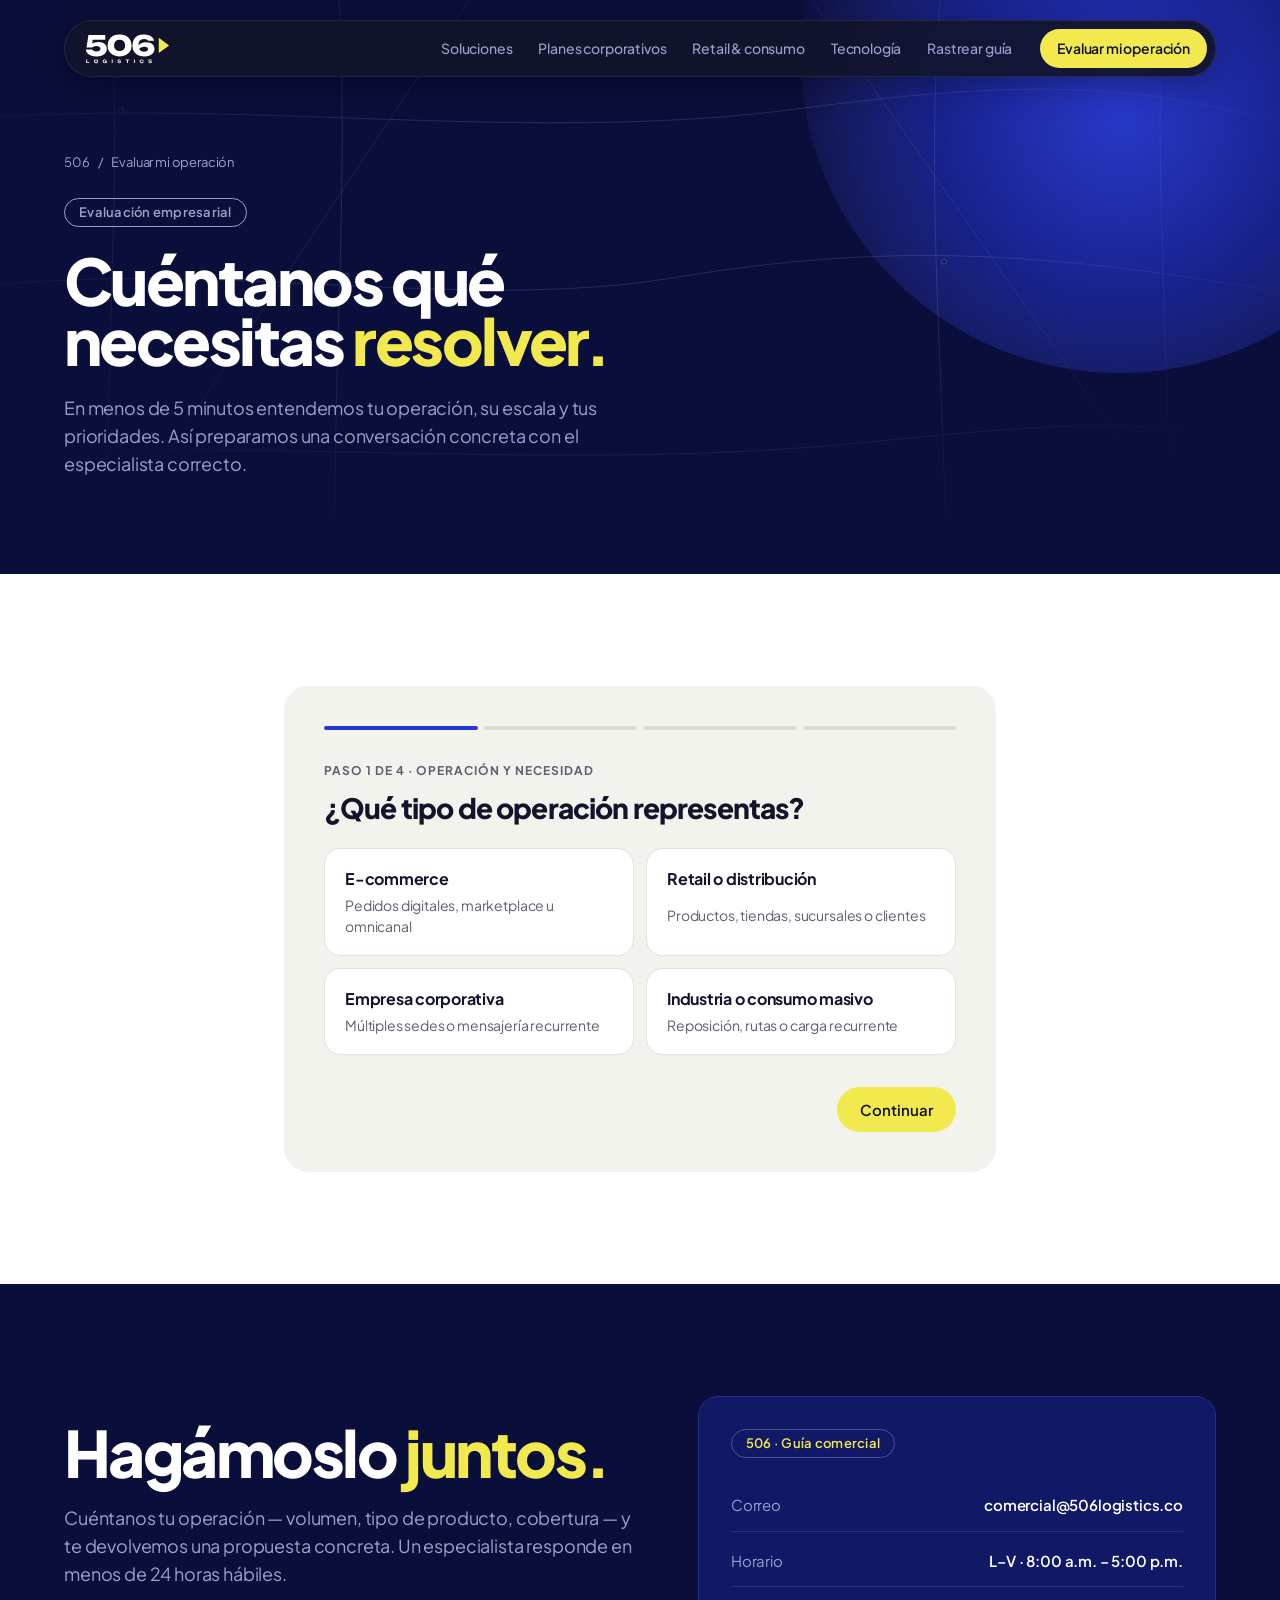
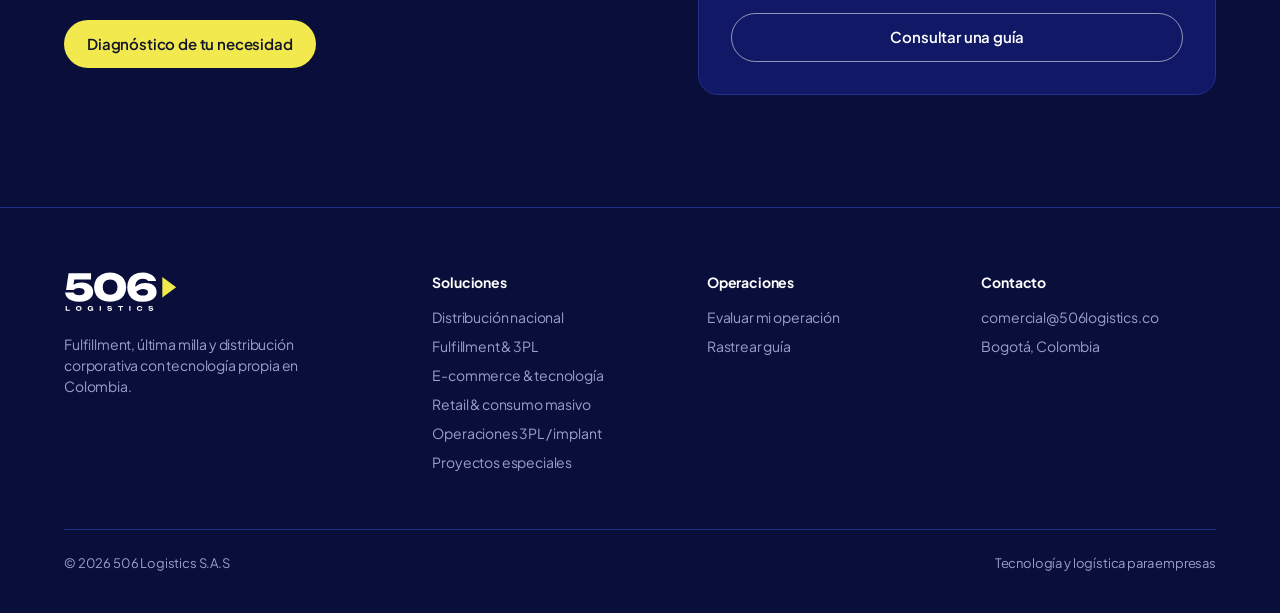
<file: asesor.html>
<!doctype html>
<html lang="es">
<head>
<meta charset="utf-8">
<meta name="viewport" content="width=device-width,initial-scale=1,viewport-fit=cover">
<title>Evaluar mi operación · 506 Logistics</title>
<link rel="icon" type="image/svg+xml" href="[data-uri]">
<meta name="description" content="Cuéntanos tu operación en menos de 5 minutos y te devolvemos una propuesta concreta.">
<link rel="preconnect" href="https://fonts.googleapis.com">
<link rel="preconnect" href="https://fonts.gstatic.com" crossorigin>
<link href="https://fonts.googleapis.com/css2?family=Plus+Jakarta+Sans:wght@400;500;600;700;800&family=Instrument+Serif:ital@0;1&display=swap" rel="stylesheet">
<link rel="stylesheet" href="v2.css?v=9">
</head>
<body>


<!-- ============ NAV ============ -->
<div class="nav" id="nav">
  <div class="wrap">
    <div class="nav-bar">
      <a href="index.html" class="mark" aria-label="506 Logistics, inicio"><svg class="logo" viewBox="0 -4 374.4 132.8" role="img" aria-label="506 Logistics"><path fill="#fff" d="M6.82 56.05L15.25 0L89.78 0L89.78 20.96L34.22 20.96L31.37 38.69Q35.84 35.34 42.04 33.23L42.04 33.23Q48.86 31 58.16 31L58.16 31Q70.06 31 78.74 34.84Q87.42 38.69 92.19 45.51Q96.97 52.33 96.97 61.38L96.97 61.38Q96.97 71.30 91.51 78.86Q86.06 86.43 75.70 90.77Q65.35 95.11 50.84 95.11L50.84 95.11Q36.83 95.11 26.35 91.02Q15.87 86.92 9.98 79.92Q4.09 72.91 3.47 64.36L3.47 64.36L31.99 64.36Q32.98 68.20 37.88 70.68Q42.78 73.16 50.84 73.16L50.84 73.16Q56.30 73.16 60.20 71.73Q64.11 70.31 66.22 67.64Q68.32 64.98 68.32 61.26L68.32 61.26Q68.32 57.78 66.34 55.06Q64.36 52.33 60.51 50.84Q56.67 49.35 51.21 49.35L51.21 49.35Q46.62 49.35 42.90 50.28Q39.18 51.21 36.52 52.76Q33.85 54.31 31.87 56.05L31.87 56.05L6.82 56.05ZM153.14 95.11L153.14 95.11Q137.02 95.11 125.05 89.03Q113.09 82.96 106.52 72.04Q99.94 61.13 99.94 46.50L99.94 46.50Q99.94 31.87 106.52 20.96Q113.09 10.04 125.05 3.97Q137.02-2.11 153.14-2.11L153.14-2.11Q169.14-2.11 181.10 3.97Q193.07 10.04 199.70 20.96Q206.34 31.87 206.34 46.50L206.34 46.50Q206.34 61.13 199.70 72.04Q193.07 82.96 181.10 89.03Q169.14 95.11 153.14 95.11ZM153.14 71.80L153.14 71.80Q164.80 71.80 171.18 65.16Q177.57 58.53 177.57 46.50L177.57 46.50Q177.57 34.35 171.18 27.78Q164.80 21.20 153.14 21.20L153.14 21.20Q141.61 21.20 135.10 27.78Q128.59 34.35 128.59 46.50L128.59 46.50Q128.59 58.53 135.10 65.16Q141.61 71.80 153.14 71.80ZM261.14-2.11L261.14-2.11Q273.54-2.11 283.15 1.67Q292.76 5.46 298.65 11.84Q304.54 18.23 305.78 26.29L305.78 26.29L279.37 26.29Q277.76 22.94 273.54 20.71Q269.33 18.48 261.89 18.48L261.89 18.48Q253.46 18.48 247.81 21.58Q242.17 24.68 239.38 30.63Q236.59 36.58 236.59 45.26L236.59 45.26Q236.59 45.38 236.59 45.51L236.59 45.51Q236.84 45.14 237.09 44.89L237.09 44.89Q243.04 39.06 251.29 35.65Q259.53 32.24 270.07 32.24L270.07 32.24Q281.85 32.24 290.22 36.08Q298.59 39.93 303.12 46.75Q307.64 53.57 307.64 62.50L307.64 62.50Q307.64 71.92 302.31 79.30Q296.98 86.68 286.81 90.89Q276.64 95.11 261.76 95.11L261.76 95.11Q244.28 95.11 232.75 88.91Q221.22 82.71 215.57 71.73Q209.93 60.76 209.93 46.62Q209.93 32.49 215.64 21.45Q221.34 10.42 232.75 4.15Q244.16-2.11 261.14-2.11ZM239.82 61.88L239.82 61.88Q242.79 68.08 248.37 71.18L248.37 71.18Q254.08 74.40 262.26 74.40L262.26 74.40Q267.59 74.40 271.31 72.91Q275.03 71.42 276.89 68.94Q278.75 66.46 278.75 63.49L278.75 63.49Q278.75 60.14 276.95 57.72Q275.16 55.30 271.56 54.06Q267.96 52.82 262.76 52.82L262.76 52.82Q255.69 52.82 249.12 55.68L249.12 55.68Q244.28 57.91 239.82 61.88Z"></path><path fill="#F2E94E" d="M326.4 12.5L372.4 46.5L326.4 80.5Z"></path><path fill="#fff" d="M5.53 109L9.50 109L9.50 121.24L19.52 121.24L19.52 124.75L5.53 124.75L5.53 109ZM48.88 125.09L48.88 125.09Q46.10 125.09 44.02 124.06Q41.93 123.03 40.77 121.18Q39.62 119.33 39.62 116.88L39.62 116.88Q39.62 114.42 40.77 112.57Q41.93 110.72 44.02 109.69Q46.10 108.66 48.88 108.66L48.88 108.66Q51.65 108.66 53.74 109.69Q55.83 110.72 56.99 112.57Q58.16 114.42 58.16 116.88L58.16 116.88Q58.16 119.33 56.99 121.18Q55.83 123.03 53.74 124.06Q51.65 125.09 48.88 125.09ZM48.88 121.54L48.88 121.54Q50.52 121.54 51.69 120.98Q52.87 120.42 53.51 119.37Q54.15 118.32 54.15 116.88L54.15 116.88Q54.15 115.43 53.51 114.38Q52.87 113.33 51.69 112.77Q50.52 112.21 48.88 112.21L48.88 112.21Q47.26 112.21 46.08 112.77Q44.91 113.33 44.26 114.38Q43.61 115.43 43.61 116.88L43.61 116.88Q43.61 118.32 44.26 119.37Q44.91 120.42 46.08 120.98Q47.26 121.54 48.88 121.54ZM93.23 119.52L88.59 119.52L88.59 116.71L96.84 116.71L96.84 124.75L94.01 124.75L93.82 122.46Q93.61 122.71 93.38 122.92L93.38 122.92Q92.39 123.93 90.94 124.51Q89.49 125.09 87.56 125.09L87.56 125.09Q85.71 125.09 84.10 124.54Q82.50 123.99 81.28 122.94Q80.06 121.89 79.39 120.36Q78.72 118.83 78.72 116.88Q78.72 114.92 79.40 113.39Q80.08 111.86 81.31 110.81Q82.54 109.76 84.19 109.21Q85.84 108.66 87.79 108.66L87.79 108.66Q90.33 108.66 92.21 109.46Q94.09 110.26 95.23 111.65Q96.38 113.03 96.69 114.84L96.69 114.84L92.68 114.84Q92.47 113.96 91.80 113.33Q91.13 112.70 90.11 112.35Q89.09 112.00 87.79 112.00L87.79 112.00Q86.22 112.00 85.08 112.56Q83.95 113.12 83.32 114.20Q82.69 115.28 82.69 116.88Q82.69 118.47 83.36 119.58Q84.03 120.70 85.25 121.26Q86.47 121.83 88.13 121.83L88.13 121.83Q89.74 121.83 90.97 121.35Q92.20 120.86 92.94 119.96L92.94 119.96Q93.10 119.75 93.23 119.52L93.23 119.52ZM118.47 124.75L118.47 109L122.44 109L122.44 124.75L118.47 124.75ZM143.65 119.61L143.65 119.61L147.66 119.61Q147.77 120.32 148.31 120.86Q148.86 121.41 149.77 121.70Q150.69 122.00 151.90 122.00L151.90 122.00Q153.65 122.00 154.64 121.52Q155.64 121.03 155.64 120.15L155.64 120.15Q155.64 119.48 155.06 119.11Q154.49 118.74 152.91 118.58L152.91 118.58L149.87 118.26Q146.69 117.95 145.28 116.79Q143.86 115.64 143.86 113.64L143.86 113.64Q143.86 112.07 144.79 110.95Q145.73 109.84 147.42 109.25Q149.11 108.66 151.38 108.66L151.38 108.66Q153.63 108.66 155.35 109.31Q157.07 109.97 158.10 111.12Q159.13 112.28 159.21 113.83L159.21 113.83L155.20 113.83Q155.12 113.18 154.62 112.73Q154.13 112.28 153.30 112.01Q152.47 111.75 151.31 111.75L151.31 111.75Q149.72 111.75 148.78 112.20Q147.85 112.65 147.85 113.49L147.85 113.49Q147.85 114.12 148.41 114.48Q148.96 114.84 150.39 115.01L150.39 115.01L153.60 115.36Q155.81 115.59 157.13 116.10Q158.45 116.60 159.04 117.48Q159.63 118.37 159.63 119.71L159.63 119.71Q159.63 121.33 158.65 122.53Q157.68 123.74 155.92 124.41Q154.17 125.09 151.84 125.09L151.84 125.09Q149.42 125.09 147.61 124.39Q145.79 123.70 144.75 122.47Q143.71 121.24 143.65 119.61ZM179.64 112.51L179.64 109L195.88 109L195.88 112.51L189.75 112.51L189.75 124.75L185.78 124.75L185.78 112.51L179.64 112.51ZM216.69 124.75L216.69 109L220.66 109L220.66 124.75L216.69 124.75ZM255.92 118.24L259.91 118.24Q259.68 120.28 258.50 121.82Q257.32 123.36 255.39 124.22Q253.46 125.09 251.00 125.09L251.00 125.09Q248.27 125.09 246.22 124.06Q244.18 123.03 243.04 121.18Q241.91 119.33 241.91 116.88L241.91 116.88Q241.91 114.42 243.04 112.57Q244.18 110.72 246.22 109.69Q248.27 108.66 251.00 108.66L251.00 108.66Q253.46 108.66 255.39 109.53Q257.32 110.39 258.50 111.92Q259.68 113.45 259.91 115.51L259.91 115.51L255.92 115.51Q255.71 114.44 255.07 113.68Q254.43 112.93 253.39 112.52Q252.35 112.11 250.98 112.11L250.98 112.11Q249.41 112.11 248.27 112.69Q247.14 113.26 246.53 114.33Q245.92 115.41 245.92 116.88L245.92 116.88Q245.92 118.34 246.53 119.42Q247.14 120.49 248.27 121.06Q249.41 121.64 250.98 121.64L250.98 121.64Q252.35 121.64 253.39 121.24Q254.43 120.84 255.07 120.09Q255.71 119.33 255.92 118.24L255.92 118.24ZM280.28 119.61L280.28 119.61L284.29 119.61Q284.39 120.32 284.94 120.86Q285.48 121.41 286.40 121.70Q287.31 122.00 288.53 122.00L288.53 122.00Q290.27 122.00 291.27 121.52Q292.27 121.03 292.27 120.15L292.27 120.15Q292.27 119.48 291.69 119.11Q291.11 118.74 289.54 118.58L289.54 118.58L286.49 118.26Q283.32 117.95 281.90 116.79Q280.49 115.64 280.49 113.64L280.49 113.64Q280.49 112.07 281.42 110.95Q282.35 109.84 284.05 109.25Q285.74 108.66 288.00 108.66L288.00 108.66Q290.25 108.66 291.97 109.31Q293.69 109.97 294.72 111.12Q295.75 112.28 295.84 113.83L295.84 113.83L291.83 113.83Q291.74 113.18 291.25 112.73Q290.75 112.28 289.93 112.01Q289.10 111.75 287.94 111.75L287.94 111.75Q286.34 111.75 285.41 112.20Q284.48 112.65 284.48 113.49L284.48 113.49Q284.48 114.12 285.03 114.48Q285.59 114.84 287.02 115.01L287.02 115.01L290.23 115.36Q292.43 115.59 293.76 116.10Q295.08 116.60 295.67 117.48Q296.26 118.37 296.26 119.71L296.26 119.71Q296.26 121.33 295.28 122.53Q294.30 123.74 292.55 124.41Q290.80 125.09 288.47 125.09L288.47 125.09Q286.05 125.09 284.23 124.39Q282.42 123.70 281.38 122.47Q280.34 121.24 280.28 119.61Z"></path></svg></a>
      <nav class="nav-links" aria-label="Principal">
        <a href="index.html#soluciones">Soluciones</a>
        <a href="index.html#planes">Planes corporativos</a>
        <a href="soluciones/retail-consumo.html">Retail &amp; consumo</a>
        <a href="index.html#porque-506">Tecnología</a>
        <a href="https://rastreo.506logistics.co" target="_blank" rel="noopener">Rastrear guía</a>
      </nav>
      <div class="nav-actions">
        <a class="btn btn--signal" href="asesor.html">Evaluar mi operación</a>
      </div>
      <button class="burger" id="burger" aria-label="Abrir menú" aria-expanded="false">
        <svg width="18" height="18" viewBox="0 0 24 24" fill="none" stroke="currentColor" stroke-width="2" stroke-linecap="round"><path d="M4 7h16M4 12h16M4 17h16"/></svg>
      </button>
    </div>
    <div class="nav-drawer">
      <a href="index.html#soluciones">Soluciones</a>
      <a href="index.html#planes">Planes corporativos</a>
      <a href="soluciones/retail-consumo.html">Retail &amp; consumo</a>
      <a href="index.html#porque-506">Tecnología</a>
      <a href="https://rastreo.506logistics.co" target="_blank" rel="noopener">Rastrear guía</a>
      <a class="btn btn--signal" href="asesor.html">Evaluar mi operación</a>
    </div>
  </div>
</div>


<section class="band band--dark subhero">
  <div class="orb" aria-hidden="true"></div>
  <svg class="hero-map" viewBox="0 0 1440 900" preserveAspectRatio="xMidYMin slice" aria-hidden="true">
    <!-- Trama abstracta de calles: la ciudad donde se hace la última milla -->
    <g fill="none" stroke="#9aa0cc" stroke-width="1" stroke-linecap="round">
      <path d="M-20 140 C 300 120, 600 170, 900 130 S 1300 110, 1460 150"/>
      <path d="M-20 330 C 260 300, 520 360, 760 320 S 1180 290, 1460 340"/>
      <path d="M-20 520 C 320 500, 640 540, 980 505 S 1300 490, 1460 520"/>
      <path d="M-20 700 C 380 690, 700 720, 1040 690 S 1320 680, 1460 700"/>
      <path d="M120 -20 C 150 250, 90 520, 150 920"/>
      <path d="M380 -20 C 400 300, 350 600, 400 920"/>
      <path d="M1060 -20 C 1030 300, 1090 600, 1050 920"/>
      <path d="M1310 -20 C 1290 280, 1340 580, 1300 920"/>
      <path d="M-40 860 L 560 -40" opacity=".7"/>
      <path d="M880 -40 L 1480 820" opacity=".7"/>
    </g>
    <g fill="#0a0e3a" stroke="#9aa0cc" stroke-width="1.2">
      <circle cx="136" cy="132" r="2.8"/><circle cx="390" cy="318" r="2.8"/><circle cx="1062" cy="302" r="2.8"/>
      <circle cx="1318" cy="512" r="2.8"/><circle cx="144" cy="705" r="2.8"/><circle cx="1045" cy="692" r="2.8"/>
    </g>
  </svg>
  <div class="wrap">
    <div class="subhero-copy">
      <div class="crumb"><a href="index.html">506</a> <span aria-hidden="true">/</span> <span>Evaluar mi operación</span></div>
      <span class="eyebrow">Evaluación empresarial</span>
      <h1 class="d-xl">Cuéntanos qué necesitas <em>resolver.</em></h1>
      <p class="lead">En menos de 5 minutos entendemos tu operación, su escala y tus prioridades. Así preparamos una conversación concreta con el especialista correcto.</p>
    </div>
  </div>
</section>
<section class="band band--light">
  <div class="wrap eval-wrap">
    <div class="eval-card">
      <div class="progress"><span class="done" data-p="1"></span><span data-p="2"></span><span data-p="3"></span><span data-p="4"></span></div>
      <form id="asesorForm" novalidate>
        <div class="step-panel active" data-step="1">
          <div class="eval-step">Paso 1 de 4 · Operación y necesidad</div>
          <h3>¿Qué tipo de operación representas?</h3>
          <div class="eval-options" data-field="tipo"><div class="eval-opt" data-value="ecommerce" role="button" tabindex="0"><b>E-commerce</b><span>Pedidos digitales, marketplace u omnicanal</span></div><div class="eval-opt" data-value="retail" role="button" tabindex="0"><b>Retail o distribución</b><span>Productos, tiendas, sucursales o clientes</span></div><div class="eval-opt" data-value="corporativo" role="button" tabindex="0"><b>Empresa corporativa</b><span>Múltiples sedes o mensajería recurrente</span></div><div class="eval-opt" data-value="industria" role="button" tabindex="0"><b>Industria o consumo masivo</b><span>Reposición, rutas o carga recurrente</span></div></div>
          <p id="err1" class="eval-err" hidden>Selecciona una opción para continuar.</p>
          <div class="nav-buttons"><span></span><button type="button" class="btn btn--signal" onclick="nextStep(1)">Continuar</button></div>
        </div>
        <div class="step-panel" data-step="2">
          <div class="eval-step">Paso 2 de 4 · Volumen y etapa</div>
          <h3>¿Cuántos envíos u órdenes manejas al mes?</h3>
          <div class="eval-options" data-field="volumen"><div class="eval-opt" data-value="bajo" role="button" tabindex="0"><b>Menos de 500</b><span>Operación en etapa inicial</span></div><div class="eval-opt" data-value="medio" role="button" tabindex="0"><b>500 a 3.000</b><span>Operación en crecimiento</span></div><div class="eval-opt" data-value="alto" role="button" tabindex="0"><b>3.000 a 15.000</b><span>Operación establecida</span></div><div class="eval-opt" data-value="masivo" role="button" tabindex="0"><b>Más de 15.000</b><span>Operación de alto volumen</span></div></div>
          <p id="err2" class="eval-err" hidden>Selecciona una opción para continuar.</p>
          <div class="nav-buttons"><button type="button" class="btn-back" onclick="prevStep(2)">← Atrás</button><button type="button" class="btn btn--signal" onclick="nextStep(2)">Continuar</button></div>
        </div>
        <div class="step-panel" data-step="3">
          <div class="eval-step">Paso 3 de 4 · Prioridades</div>
          <h3>¿Qué es lo más importante para tu operación hoy?</h3>
          <div class="eval-options" data-field="prioridad"><div class="eval-opt" data-value="tiempo" role="button" tabindex="0"><b>Tiempos de entrega</b><span>Same day, next day, ventanas</span></div><div class="eval-opt" data-value="visibilidad" role="button" tabindex="0"><b>Visibilidad y trazabilidad</b><span>Saber dónde está cada pedido</span></div><div class="eval-opt" data-value="costo" role="button" tabindex="0"><b>Costo por envío</b><span>Eficiencia operativa</span></div><div class="eval-opt" data-value="cuidado" role="button" tabindex="0"><b>Cuidado de la carga</b><span>Productos frágiles o de valor</span></div></div>
          <p id="err3" class="eval-err" hidden>Selecciona una opción para continuar.</p>
          <div class="nav-buttons"><button type="button" class="btn-back" onclick="prevStep(3)">← Atrás</button><button type="button" class="btn btn--signal" onclick="nextStep(3)">Continuar</button></div>
        </div>
        <div class="step-panel" data-step="4">
          <div class="eval-step">Paso 4 de 4 · Tus datos</div>
          <h3>¿A dónde enviamos tu propuesta?</h3>
          <div class="fields">
            <div class="field"><label for="nombre">Nombre</label><input type="text" id="nombre" placeholder="Tu nombre completo" autocomplete="name"></div>
            <div class="fields-2">
              <div class="field"><label for="correo">Correo</label><input type="email" id="correo" placeholder="tucorreo@empresa.com" autocomplete="email"></div>
              <div class="field"><label for="telefono">Teléfono</label><input type="tel" id="telefono" placeholder="+57 300 000 0000" autocomplete="tel"></div>
            </div>
            <div class="field"><label for="empresa">Empresa</label><input type="text" id="empresa" placeholder="Nombre de tu empresa" autocomplete="organization"></div>
          </div>
          <p id="err4" class="eval-err" hidden>Completa nombre, correo y teléfono para continuar.</p>
          <div class="nav-buttons"><button type="button" class="btn-back" onclick="prevStep(4)">← Atrás</button><button type="button" class="btn btn--signal" onclick="submitForm()">Enviar y agendar</button></div>
        </div>
        <div class="step-panel" data-step="5">
          <div class="result">
            <span class="eyebrow">Solicitud recibida</span>
            <h3>Gracias, ya tenemos tu perfil de operación.</h3>
            <p>Un especialista de 506 revisará tus respuestas y te contactará en menos de 24 horas hábiles con una propuesta concreta para tu operación.</p>
            <p>Mientras tanto, <a href="https://rastreo.506logistics.co" target="_blank" rel="noopener">¿necesitas rastrear un envío?</a></p>
          </div>
        </div>
      </form>
    </div>
  </div>
</section>

<!-- ============ CONTACTO ============ -->
<section class="band band--dark" id="contacto">
  <div class="wrap contact">
    <div>
      <h2 class="d-xl">Hagámoslo <span class="hl">juntos.</span></h2>
      <p class="lead">Cuéntanos tu operación — volumen, tipo de producto, cobertura — y te devolvemos una propuesta concreta. Un especialista responde en menos de 24 horas hábiles.</p>
      <div class="hero-cta" style="justify-content:flex-start;margin-top:32px;">
        <a class="btn btn--signal" href="asesor.html">Diagnóstico de tu necesidad</a>
      </div>
    </div>
    <div class="waybill">
      <span class="eyebrow">506 · Guía comercial</span>
      <div class="wf"><span>Correo</span><b>comercial@506logistics.co</b></div>
      <div class="wf"><span>Horario</span><b>L–V · 8:00 a.m. – 5:00 p.m.</b></div>
      <a class="btn btn--ghost" href="https://rastreo.506logistics.co" target="_blank" rel="noopener">Consultar una guía</a>
    </div>
  </div>
</section>

<footer>
  <div class="wrap">
    <div class="foot">
      <div>
        <a href="index.html" class="mark" style="color:#fff"><svg class="logo" viewBox="0 -4 374.4 132.8" role="img" aria-label="506 Logistics"><path fill="#fff" d="M6.82 56.05L15.25 0L89.78 0L89.78 20.96L34.22 20.96L31.37 38.69Q35.84 35.34 42.04 33.23L42.04 33.23Q48.86 31 58.16 31L58.16 31Q70.06 31 78.74 34.84Q87.42 38.69 92.19 45.51Q96.97 52.33 96.97 61.38L96.97 61.38Q96.97 71.30 91.51 78.86Q86.06 86.43 75.70 90.77Q65.35 95.11 50.84 95.11L50.84 95.11Q36.83 95.11 26.35 91.02Q15.87 86.92 9.98 79.92Q4.09 72.91 3.47 64.36L3.47 64.36L31.99 64.36Q32.98 68.20 37.88 70.68Q42.78 73.16 50.84 73.16L50.84 73.16Q56.30 73.16 60.20 71.73Q64.11 70.31 66.22 67.64Q68.32 64.98 68.32 61.26L68.32 61.26Q68.32 57.78 66.34 55.06Q64.36 52.33 60.51 50.84Q56.67 49.35 51.21 49.35L51.21 49.35Q46.62 49.35 42.90 50.28Q39.18 51.21 36.52 52.76Q33.85 54.31 31.87 56.05L31.87 56.05L6.82 56.05ZM153.14 95.11L153.14 95.11Q137.02 95.11 125.05 89.03Q113.09 82.96 106.52 72.04Q99.94 61.13 99.94 46.50L99.94 46.50Q99.94 31.87 106.52 20.96Q113.09 10.04 125.05 3.97Q137.02-2.11 153.14-2.11L153.14-2.11Q169.14-2.11 181.10 3.97Q193.07 10.04 199.70 20.96Q206.34 31.87 206.34 46.50L206.34 46.50Q206.34 61.13 199.70 72.04Q193.07 82.96 181.10 89.03Q169.14 95.11 153.14 95.11ZM153.14 71.80L153.14 71.80Q164.80 71.80 171.18 65.16Q177.57 58.53 177.57 46.50L177.57 46.50Q177.57 34.35 171.18 27.78Q164.80 21.20 153.14 21.20L153.14 21.20Q141.61 21.20 135.10 27.78Q128.59 34.35 128.59 46.50L128.59 46.50Q128.59 58.53 135.10 65.16Q141.61 71.80 153.14 71.80ZM261.14-2.11L261.14-2.11Q273.54-2.11 283.15 1.67Q292.76 5.46 298.65 11.84Q304.54 18.23 305.78 26.29L305.78 26.29L279.37 26.29Q277.76 22.94 273.54 20.71Q269.33 18.48 261.89 18.48L261.89 18.48Q253.46 18.48 247.81 21.58Q242.17 24.68 239.38 30.63Q236.59 36.58 236.59 45.26L236.59 45.26Q236.59 45.38 236.59 45.51L236.59 45.51Q236.84 45.14 237.09 44.89L237.09 44.89Q243.04 39.06 251.29 35.65Q259.53 32.24 270.07 32.24L270.07 32.24Q281.85 32.24 290.22 36.08Q298.59 39.93 303.12 46.75Q307.64 53.57 307.64 62.50L307.64 62.50Q307.64 71.92 302.31 79.30Q296.98 86.68 286.81 90.89Q276.64 95.11 261.76 95.11L261.76 95.11Q244.28 95.11 232.75 88.91Q221.22 82.71 215.57 71.73Q209.93 60.76 209.93 46.62Q209.93 32.49 215.64 21.45Q221.34 10.42 232.75 4.15Q244.16-2.11 261.14-2.11ZM239.82 61.88L239.82 61.88Q242.79 68.08 248.37 71.18L248.37 71.18Q254.08 74.40 262.26 74.40L262.26 74.40Q267.59 74.40 271.31 72.91Q275.03 71.42 276.89 68.94Q278.75 66.46 278.75 63.49L278.75 63.49Q278.75 60.14 276.95 57.72Q275.16 55.30 271.56 54.06Q267.96 52.82 262.76 52.82L262.76 52.82Q255.69 52.82 249.12 55.68L249.12 55.68Q244.28 57.91 239.82 61.88Z"></path><path fill="#F2E94E" d="M326.4 12.5L372.4 46.5L326.4 80.5Z"></path><path fill="#fff" d="M5.53 109L9.50 109L9.50 121.24L19.52 121.24L19.52 124.75L5.53 124.75L5.53 109ZM48.88 125.09L48.88 125.09Q46.10 125.09 44.02 124.06Q41.93 123.03 40.77 121.18Q39.62 119.33 39.62 116.88L39.62 116.88Q39.62 114.42 40.77 112.57Q41.93 110.72 44.02 109.69Q46.10 108.66 48.88 108.66L48.88 108.66Q51.65 108.66 53.74 109.69Q55.83 110.72 56.99 112.57Q58.16 114.42 58.16 116.88L58.16 116.88Q58.16 119.33 56.99 121.18Q55.83 123.03 53.74 124.06Q51.65 125.09 48.88 125.09ZM48.88 121.54L48.88 121.54Q50.52 121.54 51.69 120.98Q52.87 120.42 53.51 119.37Q54.15 118.32 54.15 116.88L54.15 116.88Q54.15 115.43 53.51 114.38Q52.87 113.33 51.69 112.77Q50.52 112.21 48.88 112.21L48.88 112.21Q47.26 112.21 46.08 112.77Q44.91 113.33 44.26 114.38Q43.61 115.43 43.61 116.88L43.61 116.88Q43.61 118.32 44.26 119.37Q44.91 120.42 46.08 120.98Q47.26 121.54 48.88 121.54ZM93.23 119.52L88.59 119.52L88.59 116.71L96.84 116.71L96.84 124.75L94.01 124.75L93.82 122.46Q93.61 122.71 93.38 122.92L93.38 122.92Q92.39 123.93 90.94 124.51Q89.49 125.09 87.56 125.09L87.56 125.09Q85.71 125.09 84.10 124.54Q82.50 123.99 81.28 122.94Q80.06 121.89 79.39 120.36Q78.72 118.83 78.72 116.88Q78.72 114.92 79.40 113.39Q80.08 111.86 81.31 110.81Q82.54 109.76 84.19 109.21Q85.84 108.66 87.79 108.66L87.79 108.66Q90.33 108.66 92.21 109.46Q94.09 110.26 95.23 111.65Q96.38 113.03 96.69 114.84L96.69 114.84L92.68 114.84Q92.47 113.96 91.80 113.33Q91.13 112.70 90.11 112.35Q89.09 112.00 87.79 112.00L87.79 112.00Q86.22 112.00 85.08 112.56Q83.95 113.12 83.32 114.20Q82.69 115.28 82.69 116.88Q82.69 118.47 83.36 119.58Q84.03 120.70 85.25 121.26Q86.47 121.83 88.13 121.83L88.13 121.83Q89.74 121.83 90.97 121.35Q92.20 120.86 92.94 119.96L92.94 119.96Q93.10 119.75 93.23 119.52L93.23 119.52ZM118.47 124.75L118.47 109L122.44 109L122.44 124.75L118.47 124.75ZM143.65 119.61L143.65 119.61L147.66 119.61Q147.77 120.32 148.31 120.86Q148.86 121.41 149.77 121.70Q150.69 122.00 151.90 122.00L151.90 122.00Q153.65 122.00 154.64 121.52Q155.64 121.03 155.64 120.15L155.64 120.15Q155.64 119.48 155.06 119.11Q154.49 118.74 152.91 118.58L152.91 118.58L149.87 118.26Q146.69 117.95 145.28 116.79Q143.86 115.64 143.86 113.64L143.86 113.64Q143.86 112.07 144.79 110.95Q145.73 109.84 147.42 109.25Q149.11 108.66 151.38 108.66L151.38 108.66Q153.63 108.66 155.35 109.31Q157.07 109.97 158.10 111.12Q159.13 112.28 159.21 113.83L159.21 113.83L155.20 113.83Q155.12 113.18 154.62 112.73Q154.13 112.28 153.30 112.01Q152.47 111.75 151.31 111.75L151.31 111.75Q149.72 111.75 148.78 112.20Q147.85 112.65 147.85 113.49L147.85 113.49Q147.85 114.12 148.41 114.48Q148.96 114.84 150.39 115.01L150.39 115.01L153.60 115.36Q155.81 115.59 157.13 116.10Q158.45 116.60 159.04 117.48Q159.63 118.37 159.63 119.71L159.63 119.71Q159.63 121.33 158.65 122.53Q157.68 123.74 155.92 124.41Q154.17 125.09 151.84 125.09L151.84 125.09Q149.42 125.09 147.61 124.39Q145.79 123.70 144.75 122.47Q143.71 121.24 143.65 119.61ZM179.64 112.51L179.64 109L195.88 109L195.88 112.51L189.75 112.51L189.75 124.75L185.78 124.75L185.78 112.51L179.64 112.51ZM216.69 124.75L216.69 109L220.66 109L220.66 124.75L216.69 124.75ZM255.92 118.24L259.91 118.24Q259.68 120.28 258.50 121.82Q257.32 123.36 255.39 124.22Q253.46 125.09 251.00 125.09L251.00 125.09Q248.27 125.09 246.22 124.06Q244.18 123.03 243.04 121.18Q241.91 119.33 241.91 116.88L241.91 116.88Q241.91 114.42 243.04 112.57Q244.18 110.72 246.22 109.69Q248.27 108.66 251.00 108.66L251.00 108.66Q253.46 108.66 255.39 109.53Q257.32 110.39 258.50 111.92Q259.68 113.45 259.91 115.51L259.91 115.51L255.92 115.51Q255.71 114.44 255.07 113.68Q254.43 112.93 253.39 112.52Q252.35 112.11 250.98 112.11L250.98 112.11Q249.41 112.11 248.27 112.69Q247.14 113.26 246.53 114.33Q245.92 115.41 245.92 116.88L245.92 116.88Q245.92 118.34 246.53 119.42Q247.14 120.49 248.27 121.06Q249.41 121.64 250.98 121.64L250.98 121.64Q252.35 121.64 253.39 121.24Q254.43 120.84 255.07 120.09Q255.71 119.33 255.92 118.24L255.92 118.24ZM280.28 119.61L280.28 119.61L284.29 119.61Q284.39 120.32 284.94 120.86Q285.48 121.41 286.40 121.70Q287.31 122.00 288.53 122.00L288.53 122.00Q290.27 122.00 291.27 121.52Q292.27 121.03 292.27 120.15L292.27 120.15Q292.27 119.48 291.69 119.11Q291.11 118.74 289.54 118.58L289.54 118.58L286.49 118.26Q283.32 117.95 281.90 116.79Q280.49 115.64 280.49 113.64L280.49 113.64Q280.49 112.07 281.42 110.95Q282.35 109.84 284.05 109.25Q285.74 108.66 288.00 108.66L288.00 108.66Q290.25 108.66 291.97 109.31Q293.69 109.97 294.72 111.12Q295.75 112.28 295.84 113.83L295.84 113.83L291.83 113.83Q291.74 113.18 291.25 112.73Q290.75 112.28 289.93 112.01Q289.10 111.75 287.94 111.75L287.94 111.75Q286.34 111.75 285.41 112.20Q284.48 112.65 284.48 113.49L284.48 113.49Q284.48 114.12 285.03 114.48Q285.59 114.84 287.02 115.01L287.02 115.01L290.23 115.36Q292.43 115.59 293.76 116.10Q295.08 116.60 295.67 117.48Q296.26 118.37 296.26 119.71L296.26 119.71Q296.26 121.33 295.28 122.53Q294.30 123.74 292.55 124.41Q290.80 125.09 288.47 125.09L288.47 125.09Q286.05 125.09 284.23 124.39Q282.42 123.70 281.38 122.47Q280.34 121.24 280.28 119.61Z"></path></svg></a>
        <p style="margin-top:16px;max-width:280px;font-size:14px;">Fulfillment, última milla y distribución corporativa con tecnología propia en Colombia.</p>
      </div>
      <div><h5>Soluciones</h5><ul>
        <li><a href="soluciones/distribucion-nacional.html">Distribución nacional</a></li>
        <li><a href="soluciones/fulfillment-3pl.html">Fulfillment &amp; 3PL</a></li>
        <li><a href="soluciones/ecommerce-tecnologia.html">E-commerce &amp; tecnología</a></li>
        <li><a href="soluciones/retail-consumo.html">Retail &amp; consumo masivo</a></li>
        <li><a href="soluciones/operaciones-3pl.html">Operaciones 3PL / implant</a></li>
        <li><a href="soluciones/proyectos-especiales.html">Proyectos especiales</a></li>
      </ul></div>
      <div><h5>Operaciones</h5><ul>
        <li><a href="asesor.html">Evaluar mi operación</a></li>
        <li><a href="https://rastreo.506logistics.co" target="_blank" rel="noopener">Rastrear guía</a></li>
      </ul></div>
      <div><h5>Contacto</h5><ul>
        <li>comercial@506logistics.co</li>
        <li>Bogotá, Colombia</li>
      </ul></div>
    </div>
    <div class="foot-bottom"><span>© 2026 506 Logistics S.A.S</span><span>Tecnología y logística para empresas</span></div>
  </div>
</footer>

<script>
(function(){
  var nav=document.getElementById('nav'), burger=document.getElementById('burger');
  burger.addEventListener('click',function(){var o=nav.classList.toggle('open');burger.setAttribute('aria-expanded',o?'true':'false');});
  nav.querySelectorAll('.nav-drawer a').forEach(function(a){a.addEventListener('click',function(){nav.classList.remove('open');burger.setAttribute('aria-expanded','false');});});
})();
</script>
<script>
var answers={};
document.querySelectorAll('.eval-opt').forEach(function(opt){
  function pick(){
    var g=opt.closest('.eval-options');
    g.querySelectorAll('.eval-opt').forEach(function(o){o.classList.remove('selected');});
    opt.classList.add('selected'); answers[g.dataset.field]=opt.dataset.value;
  }
  opt.addEventListener('click',pick);
  opt.addEventListener('keydown',function(e){if(e.key==='Enter'||e.key===' '){e.preventDefault();pick();}});
});
// Preselección desde ?need= (paso 1)
var need=new URLSearchParams(window.location.search).get('need');
var needMap={deliveries:'retail',fulfillment:'ecommerce',implant:'corporativo',project:'industria',import:'corporativo'};
if(need&&needMap[need]){var pre=document.querySelector('.eval-options[data-field="tipo"] .eval-opt[data-value="'+needMap[need]+'"]');if(pre){pre.classList.add('selected');answers.tipo=needMap[need];}}
function showStep(n){
  document.querySelectorAll('.step-panel').forEach(function(p){p.classList.remove('active');});
  document.querySelector('.step-panel[data-step="'+n+'"]').classList.add('active');
  document.querySelectorAll('.progress span').forEach(function(s){s.classList.toggle('done',parseInt(s.dataset.p)<=n);});
  window.scrollTo({top:document.querySelector('.eval-card').getBoundingClientRect().top+window.scrollY-110,behavior:'smooth'});
}
function nextStep(c){
  var f={1:'tipo',2:'volumen',3:'prioridad'}[c], err=document.getElementById('err'+c);
  if(f&&!answers[f]){err.hidden=false;return;}
  if(err) err.hidden=true; showStep(c+1);
}
function prevStep(c){showStep(c-1);}
function submitForm(){
  var n=document.getElementById('nombre').value.trim(), c=document.getElementById('correo').value.trim(), t=document.getElementById('telefono').value.trim(), err=document.getElementById('err4');
  if(!n||!c||!t){err.hidden=false;return;}
  err.hidden=true;
  answers.nombre=n;answers.correo=c;answers.telefono=t;answers.empresa=document.getElementById('empresa').value.trim();
  // En producción: enviar `answers` a tu backend / n8n / CRM aquí.
  showStep(5);
}
</script>
</body>
</html>
</file>
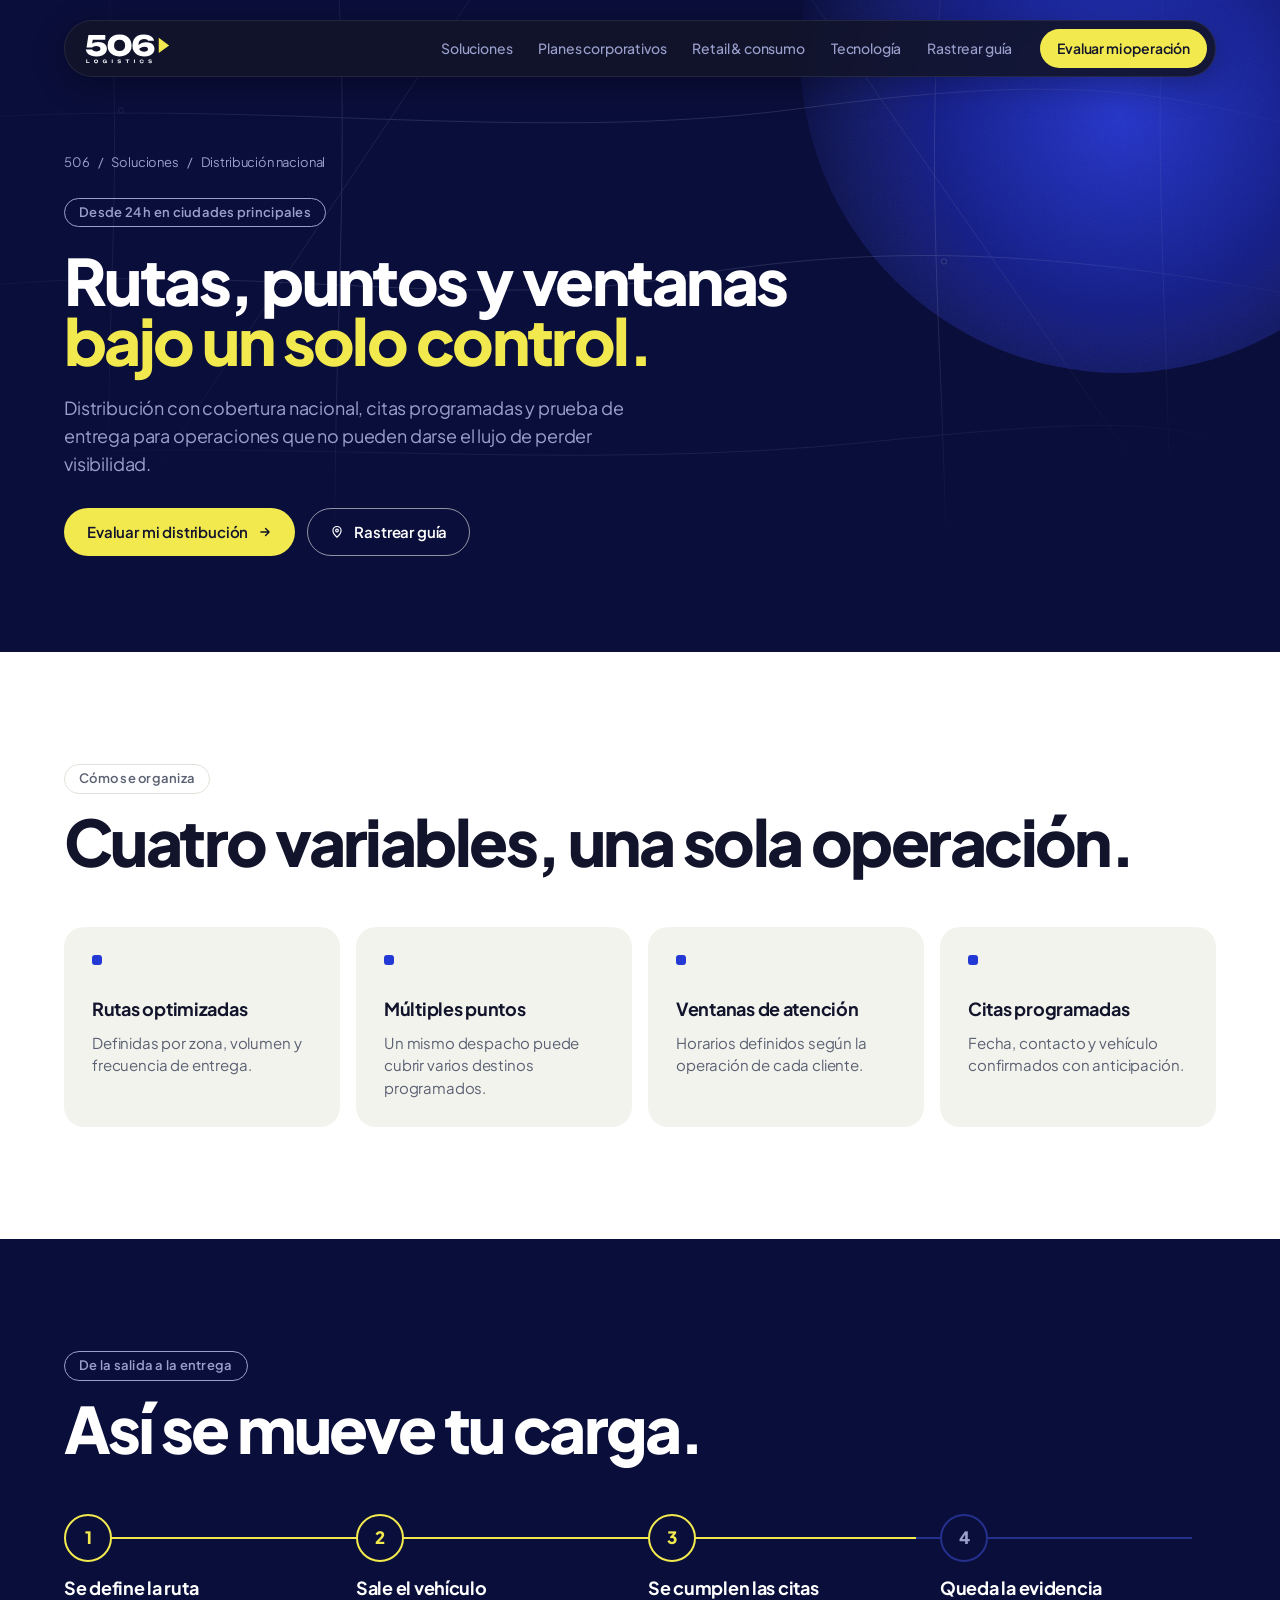
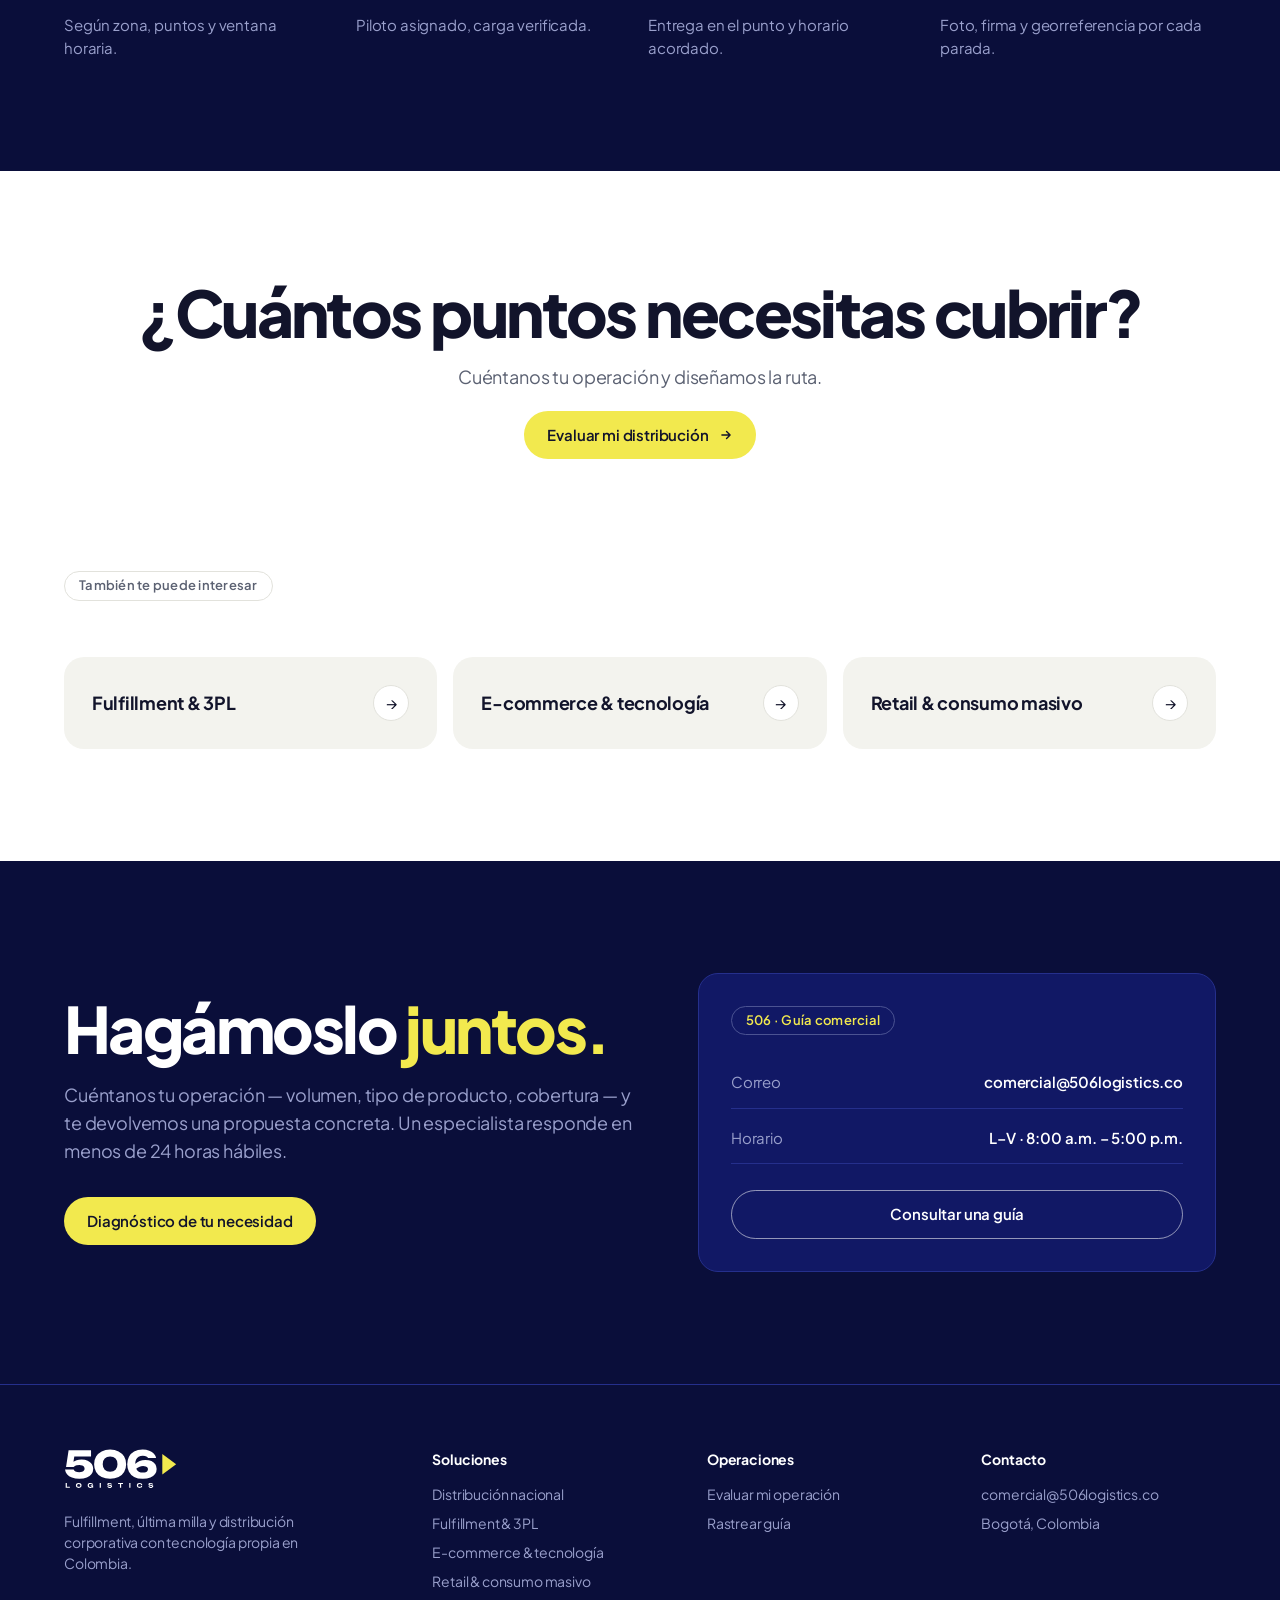
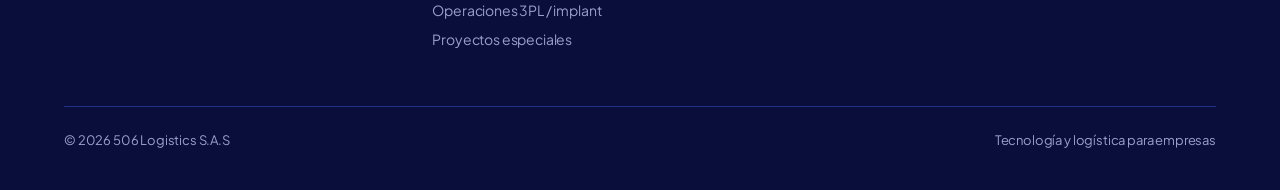
<file: soluciones/distribucion-nacional.html>
<!doctype html>
<html lang="es">
<head>
<meta charset="utf-8">
<meta name="viewport" content="width=device-width,initial-scale=1,viewport-fit=cover">
<title>Distribución nacional · 506 Logistics</title>
<link rel="icon" type="image/svg+xml" href="[data-uri]">
<meta name="description" content="Rutas, múltiples puntos, ventanas y citas programadas con trazabilidad y prueba de entrega en Colombia.">
<link rel="preconnect" href="https://fonts.googleapis.com">
<link rel="preconnect" href="https://fonts.gstatic.com" crossorigin>
<link href="https://fonts.googleapis.com/css2?family=Plus+Jakarta+Sans:wght@400;500;600;700;800&family=Instrument+Serif:ital@0;1&display=swap" rel="stylesheet">
<link rel="stylesheet" href="../v2.css?v=9">
</head>
<body>


<!-- ============ NAV ============ -->
<div class="nav" id="nav">
  <div class="wrap">
    <div class="nav-bar">
      <a href="../index.html" class="mark" aria-label="506 Logistics, inicio"><svg class="logo" viewBox="0 -4 374.4 132.8" role="img" aria-label="506 Logistics"><path fill="#fff" d="M6.82 56.05L15.25 0L89.78 0L89.78 20.96L34.22 20.96L31.37 38.69Q35.84 35.34 42.04 33.23L42.04 33.23Q48.86 31 58.16 31L58.16 31Q70.06 31 78.74 34.84Q87.42 38.69 92.19 45.51Q96.97 52.33 96.97 61.38L96.97 61.38Q96.97 71.30 91.51 78.86Q86.06 86.43 75.70 90.77Q65.35 95.11 50.84 95.11L50.84 95.11Q36.83 95.11 26.35 91.02Q15.87 86.92 9.98 79.92Q4.09 72.91 3.47 64.36L3.47 64.36L31.99 64.36Q32.98 68.20 37.88 70.68Q42.78 73.16 50.84 73.16L50.84 73.16Q56.30 73.16 60.20 71.73Q64.11 70.31 66.22 67.64Q68.32 64.98 68.32 61.26L68.32 61.26Q68.32 57.78 66.34 55.06Q64.36 52.33 60.51 50.84Q56.67 49.35 51.21 49.35L51.21 49.35Q46.62 49.35 42.90 50.28Q39.18 51.21 36.52 52.76Q33.85 54.31 31.87 56.05L31.87 56.05L6.82 56.05ZM153.14 95.11L153.14 95.11Q137.02 95.11 125.05 89.03Q113.09 82.96 106.52 72.04Q99.94 61.13 99.94 46.50L99.94 46.50Q99.94 31.87 106.52 20.96Q113.09 10.04 125.05 3.97Q137.02-2.11 153.14-2.11L153.14-2.11Q169.14-2.11 181.10 3.97Q193.07 10.04 199.70 20.96Q206.34 31.87 206.34 46.50L206.34 46.50Q206.34 61.13 199.70 72.04Q193.07 82.96 181.10 89.03Q169.14 95.11 153.14 95.11ZM153.14 71.80L153.14 71.80Q164.80 71.80 171.18 65.16Q177.57 58.53 177.57 46.50L177.57 46.50Q177.57 34.35 171.18 27.78Q164.80 21.20 153.14 21.20L153.14 21.20Q141.61 21.20 135.10 27.78Q128.59 34.35 128.59 46.50L128.59 46.50Q128.59 58.53 135.10 65.16Q141.61 71.80 153.14 71.80ZM261.14-2.11L261.14-2.11Q273.54-2.11 283.15 1.67Q292.76 5.46 298.65 11.84Q304.54 18.23 305.78 26.29L305.78 26.29L279.37 26.29Q277.76 22.94 273.54 20.71Q269.33 18.48 261.89 18.48L261.89 18.48Q253.46 18.48 247.81 21.58Q242.17 24.68 239.38 30.63Q236.59 36.58 236.59 45.26L236.59 45.26Q236.59 45.38 236.59 45.51L236.59 45.51Q236.84 45.14 237.09 44.89L237.09 44.89Q243.04 39.06 251.29 35.65Q259.53 32.24 270.07 32.24L270.07 32.24Q281.85 32.24 290.22 36.08Q298.59 39.93 303.12 46.75Q307.64 53.57 307.64 62.50L307.64 62.50Q307.64 71.92 302.31 79.30Q296.98 86.68 286.81 90.89Q276.64 95.11 261.76 95.11L261.76 95.11Q244.28 95.11 232.75 88.91Q221.22 82.71 215.57 71.73Q209.93 60.76 209.93 46.62Q209.93 32.49 215.64 21.45Q221.34 10.42 232.75 4.15Q244.16-2.11 261.14-2.11ZM239.82 61.88L239.82 61.88Q242.79 68.08 248.37 71.18L248.37 71.18Q254.08 74.40 262.26 74.40L262.26 74.40Q267.59 74.40 271.31 72.91Q275.03 71.42 276.89 68.94Q278.75 66.46 278.75 63.49L278.75 63.49Q278.75 60.14 276.95 57.72Q275.16 55.30 271.56 54.06Q267.96 52.82 262.76 52.82L262.76 52.82Q255.69 52.82 249.12 55.68L249.12 55.68Q244.28 57.91 239.82 61.88Z"></path><path fill="#F2E94E" d="M326.4 12.5L372.4 46.5L326.4 80.5Z"></path><path fill="#fff" d="M5.53 109L9.50 109L9.50 121.24L19.52 121.24L19.52 124.75L5.53 124.75L5.53 109ZM48.88 125.09L48.88 125.09Q46.10 125.09 44.02 124.06Q41.93 123.03 40.77 121.18Q39.62 119.33 39.62 116.88L39.62 116.88Q39.62 114.42 40.77 112.57Q41.93 110.72 44.02 109.69Q46.10 108.66 48.88 108.66L48.88 108.66Q51.65 108.66 53.74 109.69Q55.83 110.72 56.99 112.57Q58.16 114.42 58.16 116.88L58.16 116.88Q58.16 119.33 56.99 121.18Q55.83 123.03 53.74 124.06Q51.65 125.09 48.88 125.09ZM48.88 121.54L48.88 121.54Q50.52 121.54 51.69 120.98Q52.87 120.42 53.51 119.37Q54.15 118.32 54.15 116.88L54.15 116.88Q54.15 115.43 53.51 114.38Q52.87 113.33 51.69 112.77Q50.52 112.21 48.88 112.21L48.88 112.21Q47.26 112.21 46.08 112.77Q44.91 113.33 44.26 114.38Q43.61 115.43 43.61 116.88L43.61 116.88Q43.61 118.32 44.26 119.37Q44.91 120.42 46.08 120.98Q47.26 121.54 48.88 121.54ZM93.23 119.52L88.59 119.52L88.59 116.71L96.84 116.71L96.84 124.75L94.01 124.75L93.82 122.46Q93.61 122.71 93.38 122.92L93.38 122.92Q92.39 123.93 90.94 124.51Q89.49 125.09 87.56 125.09L87.56 125.09Q85.71 125.09 84.10 124.54Q82.50 123.99 81.28 122.94Q80.06 121.89 79.39 120.36Q78.72 118.83 78.72 116.88Q78.72 114.92 79.40 113.39Q80.08 111.86 81.31 110.81Q82.54 109.76 84.19 109.21Q85.84 108.66 87.79 108.66L87.79 108.66Q90.33 108.66 92.21 109.46Q94.09 110.26 95.23 111.65Q96.38 113.03 96.69 114.84L96.69 114.84L92.68 114.84Q92.47 113.96 91.80 113.33Q91.13 112.70 90.11 112.35Q89.09 112.00 87.79 112.00L87.79 112.00Q86.22 112.00 85.08 112.56Q83.95 113.12 83.32 114.20Q82.69 115.28 82.69 116.88Q82.69 118.47 83.36 119.58Q84.03 120.70 85.25 121.26Q86.47 121.83 88.13 121.83L88.13 121.83Q89.74 121.83 90.97 121.35Q92.20 120.86 92.94 119.96L92.94 119.96Q93.10 119.75 93.23 119.52L93.23 119.52ZM118.47 124.75L118.47 109L122.44 109L122.44 124.75L118.47 124.75ZM143.65 119.61L143.65 119.61L147.66 119.61Q147.77 120.32 148.31 120.86Q148.86 121.41 149.77 121.70Q150.69 122.00 151.90 122.00L151.90 122.00Q153.65 122.00 154.64 121.52Q155.64 121.03 155.64 120.15L155.64 120.15Q155.64 119.48 155.06 119.11Q154.49 118.74 152.91 118.58L152.91 118.58L149.87 118.26Q146.69 117.95 145.28 116.79Q143.86 115.64 143.86 113.64L143.86 113.64Q143.86 112.07 144.79 110.95Q145.73 109.84 147.42 109.25Q149.11 108.66 151.38 108.66L151.38 108.66Q153.63 108.66 155.35 109.31Q157.07 109.97 158.10 111.12Q159.13 112.28 159.21 113.83L159.21 113.83L155.20 113.83Q155.12 113.18 154.62 112.73Q154.13 112.28 153.30 112.01Q152.47 111.75 151.31 111.75L151.31 111.75Q149.72 111.75 148.78 112.20Q147.85 112.65 147.85 113.49L147.85 113.49Q147.85 114.12 148.41 114.48Q148.96 114.84 150.39 115.01L150.39 115.01L153.60 115.36Q155.81 115.59 157.13 116.10Q158.45 116.60 159.04 117.48Q159.63 118.37 159.63 119.71L159.63 119.71Q159.63 121.33 158.65 122.53Q157.68 123.74 155.92 124.41Q154.17 125.09 151.84 125.09L151.84 125.09Q149.42 125.09 147.61 124.39Q145.79 123.70 144.75 122.47Q143.71 121.24 143.65 119.61ZM179.64 112.51L179.64 109L195.88 109L195.88 112.51L189.75 112.51L189.75 124.75L185.78 124.75L185.78 112.51L179.64 112.51ZM216.69 124.75L216.69 109L220.66 109L220.66 124.75L216.69 124.75ZM255.92 118.24L259.91 118.24Q259.68 120.28 258.50 121.82Q257.32 123.36 255.39 124.22Q253.46 125.09 251.00 125.09L251.00 125.09Q248.27 125.09 246.22 124.06Q244.18 123.03 243.04 121.18Q241.91 119.33 241.91 116.88L241.91 116.88Q241.91 114.42 243.04 112.57Q244.18 110.72 246.22 109.69Q248.27 108.66 251.00 108.66L251.00 108.66Q253.46 108.66 255.39 109.53Q257.32 110.39 258.50 111.92Q259.68 113.45 259.91 115.51L259.91 115.51L255.92 115.51Q255.71 114.44 255.07 113.68Q254.43 112.93 253.39 112.52Q252.35 112.11 250.98 112.11L250.98 112.11Q249.41 112.11 248.27 112.69Q247.14 113.26 246.53 114.33Q245.92 115.41 245.92 116.88L245.92 116.88Q245.92 118.34 246.53 119.42Q247.14 120.49 248.27 121.06Q249.41 121.64 250.98 121.64L250.98 121.64Q252.35 121.64 253.39 121.24Q254.43 120.84 255.07 120.09Q255.71 119.33 255.92 118.24L255.92 118.24ZM280.28 119.61L280.28 119.61L284.29 119.61Q284.39 120.32 284.94 120.86Q285.48 121.41 286.40 121.70Q287.31 122.00 288.53 122.00L288.53 122.00Q290.27 122.00 291.27 121.52Q292.27 121.03 292.27 120.15L292.27 120.15Q292.27 119.48 291.69 119.11Q291.11 118.74 289.54 118.58L289.54 118.58L286.49 118.26Q283.32 117.95 281.90 116.79Q280.49 115.64 280.49 113.64L280.49 113.64Q280.49 112.07 281.42 110.95Q282.35 109.84 284.05 109.25Q285.74 108.66 288.00 108.66L288.00 108.66Q290.25 108.66 291.97 109.31Q293.69 109.97 294.72 111.12Q295.75 112.28 295.84 113.83L295.84 113.83L291.83 113.83Q291.74 113.18 291.25 112.73Q290.75 112.28 289.93 112.01Q289.10 111.75 287.94 111.75L287.94 111.75Q286.34 111.75 285.41 112.20Q284.48 112.65 284.48 113.49L284.48 113.49Q284.48 114.12 285.03 114.48Q285.59 114.84 287.02 115.01L287.02 115.01L290.23 115.36Q292.43 115.59 293.76 116.10Q295.08 116.60 295.67 117.48Q296.26 118.37 296.26 119.71L296.26 119.71Q296.26 121.33 295.28 122.53Q294.30 123.74 292.55 124.41Q290.80 125.09 288.47 125.09L288.47 125.09Q286.05 125.09 284.23 124.39Q282.42 123.70 281.38 122.47Q280.34 121.24 280.28 119.61Z"></path></svg></a>
      <nav class="nav-links" aria-label="Principal">
        <a href="../index.html#soluciones">Soluciones</a>
        <a href="../index.html#planes">Planes corporativos</a>
        <a href="../soluciones/retail-consumo.html">Retail &amp; consumo</a>
        <a href="../index.html#porque-506">Tecnología</a>
        <a href="https://rastreo.506logistics.co" target="_blank" rel="noopener">Rastrear guía</a>
      </nav>
      <div class="nav-actions">
        <a class="btn btn--signal" href="../asesor.html">Evaluar mi operación</a>
      </div>
      <button class="burger" id="burger" aria-label="Abrir menú" aria-expanded="false">
        <svg width="18" height="18" viewBox="0 0 24 24" fill="none" stroke="currentColor" stroke-width="2" stroke-linecap="round"><path d="M4 7h16M4 12h16M4 17h16"/></svg>
      </button>
    </div>
    <div class="nav-drawer">
      <a href="../index.html#soluciones">Soluciones</a>
      <a href="../index.html#planes">Planes corporativos</a>
      <a href="../soluciones/retail-consumo.html">Retail &amp; consumo</a>
      <a href="../index.html#porque-506">Tecnología</a>
      <a href="https://rastreo.506logistics.co" target="_blank" rel="noopener">Rastrear guía</a>
      <a class="btn btn--signal" href="../asesor.html">Evaluar mi operación</a>
    </div>
  </div>
</div>


<section class="band band--dark subhero">
  <div class="orb" aria-hidden="true"></div>
  <svg class="hero-map" viewBox="0 0 1440 900" preserveAspectRatio="xMidYMin slice" aria-hidden="true">
    <!-- Trama abstracta de calles: la ciudad donde se hace la última milla -->
    <g fill="none" stroke="#9aa0cc" stroke-width="1" stroke-linecap="round">
      <path d="M-20 140 C 300 120, 600 170, 900 130 S 1300 110, 1460 150"/>
      <path d="M-20 330 C 260 300, 520 360, 760 320 S 1180 290, 1460 340"/>
      <path d="M-20 520 C 320 500, 640 540, 980 505 S 1300 490, 1460 520"/>
      <path d="M-20 700 C 380 690, 700 720, 1040 690 S 1320 680, 1460 700"/>
      <path d="M120 -20 C 150 250, 90 520, 150 920"/>
      <path d="M380 -20 C 400 300, 350 600, 400 920"/>
      <path d="M1060 -20 C 1030 300, 1090 600, 1050 920"/>
      <path d="M1310 -20 C 1290 280, 1340 580, 1300 920"/>
      <path d="M-40 860 L 560 -40" opacity=".7"/>
      <path d="M880 -40 L 1480 820" opacity=".7"/>
    </g>
    <g fill="#0a0e3a" stroke="#9aa0cc" stroke-width="1.2">
      <circle cx="136" cy="132" r="2.8"/><circle cx="390" cy="318" r="2.8"/><circle cx="1062" cy="302" r="2.8"/>
      <circle cx="1318" cy="512" r="2.8"/><circle cx="144" cy="705" r="2.8"/><circle cx="1045" cy="692" r="2.8"/>
    </g>
  </svg>
  <div class="wrap">
    <div class="subhero-copy">
      <div class="crumb"><a href="../index.html">506</a> <span aria-hidden="true">/</span> <a href="../index.html#soluciones">Soluciones</a> <span aria-hidden="true">/</span> <span>Distribución nacional</span></div>
      <span class="eyebrow">Desde 24 h en ciudades principales</span>
      <h1 class="d-xl">Rutas, puntos y ventanas <em>bajo un solo control.</em></h1>
      <p class="lead">Distribución con cobertura nacional, citas programadas y prueba de entrega para operaciones que no pueden darse el lujo de perder visibilidad.</p>
      <div class="subhero-cta"><a class="btn btn--signal" href="../asesor.html?need=deliveries">Evaluar mi distribución <svg viewBox="0 0 24 24" fill="none" stroke="currentColor" stroke-width="2.4" stroke-linecap="round" stroke-linejoin="round"><path d="M5 12h14M13 6l6 6-6 6"/></svg></a><a class="btn btn--ghost" href="https://rastreo.506logistics.co" target="_blank" rel="noopener"><svg viewBox="0 0 24 24" fill="none" stroke="currentColor" stroke-width="2" stroke-linecap="round" stroke-linejoin="round"><path d="M12 21s7-6.2 7-11.5A7 7 0 0 0 5 9.5C5 14.8 12 21 12 21z"/><circle cx="12" cy="9.5" r="2.3"/></svg> Rastrear guía</a></div>
    </div>
  </div>
</section>
<section class="band band--light">
  <div class="wrap">
    <div class="head"><span class="eyebrow">Cómo se organiza</span><h2 class="d-xl">Cuatro variables, una sola operación.</h2></div>
    <div class="feats"><div class="feat"><h3 class="h-sm">Rutas optimizadas</h3><p>Definidas por zona, volumen y frecuencia de entrega.</p></div><div class="feat"><h3 class="h-sm">Múltiples puntos</h3><p>Un mismo despacho puede cubrir varios destinos programados.</p></div><div class="feat"><h3 class="h-sm">Ventanas de atención</h3><p>Horarios definidos según la operación de cada cliente.</p></div><div class="feat"><h3 class="h-sm">Citas programadas</h3><p>Fecha, contacto y vehículo confirmados con anticipación.</p></div></div>
  </div>
</section>
<section class="band band--dark">
  <div class="wrap">
    <div class="head"><span class="eyebrow">De la salida a la entrega</span><h2 class="d-xl">Así se mueve tu carga.</h2></div>
    <div class="steps"><div class="step"><span class="n">1</span><h3 class="h-sm">Se define la ruta</h3><p>Según zona, puntos y ventana horaria.</p></div><div class="step"><span class="n">2</span><h3 class="h-sm">Sale el vehículo</h3><p>Piloto asignado, carga verificada.</p></div><div class="step"><span class="n">3</span><h3 class="h-sm">Se cumplen las citas</h3><p>Entrega en el punto y horario acordado.</p></div><div class="step"><span class="n">4</span><h3 class="h-sm">Queda la evidencia</h3><p>Foto, firma y georreferencia por cada parada.</p></div></div>
  </div>
</section>
<section class="band band--light band-cta">
  <div class="wrap">
    
    <h2 class="d-xl">¿Cuántos puntos necesitas cubrir?</h2>
    <p class="lead">Cuéntanos tu operación y diseñamos la ruta.</p>
    <a class="btn btn--signal" href="../asesor.html?need=deliveries">Evaluar mi distribución <svg viewBox="0 0 24 24" fill="none" stroke="currentColor" stroke-width="2.4" stroke-linecap="round" stroke-linejoin="round"><path d="M5 12h14M13 6l6 6-6 6"/></svg></a>
  </div>
</section>
<section class="band band--light" style="padding-top:0">
  <div class="wrap">
    <div class="head"><span class="eyebrow">También te puede interesar</span></div>
    <div class="related"><a class="rel" href="fulfillment-3pl.html"><h3 class="h-sm">Fulfillment &amp; 3PL</h3><span class="arrow" aria-hidden="true">→</span></a><a class="rel" href="ecommerce-tecnologia.html"><h3 class="h-sm">E-commerce &amp; tecnología</h3><span class="arrow" aria-hidden="true">→</span></a><a class="rel" href="retail-consumo.html"><h3 class="h-sm">Retail &amp; consumo masivo</h3><span class="arrow" aria-hidden="true">→</span></a></div>
  </div>
</section>

<!-- ============ CONTACTO ============ -->
<section class="band band--dark" id="contacto">
  <div class="wrap contact">
    <div>
      <h2 class="d-xl">Hagámoslo <span class="hl">juntos.</span></h2>
      <p class="lead">Cuéntanos tu operación — volumen, tipo de producto, cobertura — y te devolvemos una propuesta concreta. Un especialista responde en menos de 24 horas hábiles.</p>
      <div class="hero-cta" style="justify-content:flex-start;margin-top:32px;">
        <a class="btn btn--signal" href="../asesor.html">Diagnóstico de tu necesidad</a>
      </div>
    </div>
    <div class="waybill">
      <span class="eyebrow">506 · Guía comercial</span>
      <div class="wf"><span>Correo</span><b>comercial@506logistics.co</b></div>
      <div class="wf"><span>Horario</span><b>L–V · 8:00 a.m. – 5:00 p.m.</b></div>
      <a class="btn btn--ghost" href="https://rastreo.506logistics.co" target="_blank" rel="noopener">Consultar una guía</a>
    </div>
  </div>
</section>

<footer>
  <div class="wrap">
    <div class="foot">
      <div>
        <a href="../index.html" class="mark" style="color:#fff"><svg class="logo" viewBox="0 -4 374.4 132.8" role="img" aria-label="506 Logistics"><path fill="#fff" d="M6.82 56.05L15.25 0L89.78 0L89.78 20.96L34.22 20.96L31.37 38.69Q35.84 35.34 42.04 33.23L42.04 33.23Q48.86 31 58.16 31L58.16 31Q70.06 31 78.74 34.84Q87.42 38.69 92.19 45.51Q96.97 52.33 96.97 61.38L96.97 61.38Q96.97 71.30 91.51 78.86Q86.06 86.43 75.70 90.77Q65.35 95.11 50.84 95.11L50.84 95.11Q36.83 95.11 26.35 91.02Q15.87 86.92 9.98 79.92Q4.09 72.91 3.47 64.36L3.47 64.36L31.99 64.36Q32.98 68.20 37.88 70.68Q42.78 73.16 50.84 73.16L50.84 73.16Q56.30 73.16 60.20 71.73Q64.11 70.31 66.22 67.64Q68.32 64.98 68.32 61.26L68.32 61.26Q68.32 57.78 66.34 55.06Q64.36 52.33 60.51 50.84Q56.67 49.35 51.21 49.35L51.21 49.35Q46.62 49.35 42.90 50.28Q39.18 51.21 36.52 52.76Q33.85 54.31 31.87 56.05L31.87 56.05L6.82 56.05ZM153.14 95.11L153.14 95.11Q137.02 95.11 125.05 89.03Q113.09 82.96 106.52 72.04Q99.94 61.13 99.94 46.50L99.94 46.50Q99.94 31.87 106.52 20.96Q113.09 10.04 125.05 3.97Q137.02-2.11 153.14-2.11L153.14-2.11Q169.14-2.11 181.10 3.97Q193.07 10.04 199.70 20.96Q206.34 31.87 206.34 46.50L206.34 46.50Q206.34 61.13 199.70 72.04Q193.07 82.96 181.10 89.03Q169.14 95.11 153.14 95.11ZM153.14 71.80L153.14 71.80Q164.80 71.80 171.18 65.16Q177.57 58.53 177.57 46.50L177.57 46.50Q177.57 34.35 171.18 27.78Q164.80 21.20 153.14 21.20L153.14 21.20Q141.61 21.20 135.10 27.78Q128.59 34.35 128.59 46.50L128.59 46.50Q128.59 58.53 135.10 65.16Q141.61 71.80 153.14 71.80ZM261.14-2.11L261.14-2.11Q273.54-2.11 283.15 1.67Q292.76 5.46 298.65 11.84Q304.54 18.23 305.78 26.29L305.78 26.29L279.37 26.29Q277.76 22.94 273.54 20.71Q269.33 18.48 261.89 18.48L261.89 18.48Q253.46 18.48 247.81 21.58Q242.17 24.68 239.38 30.63Q236.59 36.58 236.59 45.26L236.59 45.26Q236.59 45.38 236.59 45.51L236.59 45.51Q236.84 45.14 237.09 44.89L237.09 44.89Q243.04 39.06 251.29 35.65Q259.53 32.24 270.07 32.24L270.07 32.24Q281.85 32.24 290.22 36.08Q298.59 39.93 303.12 46.75Q307.64 53.57 307.64 62.50L307.64 62.50Q307.64 71.92 302.31 79.30Q296.98 86.68 286.81 90.89Q276.64 95.11 261.76 95.11L261.76 95.11Q244.28 95.11 232.75 88.91Q221.22 82.71 215.57 71.73Q209.93 60.76 209.93 46.62Q209.93 32.49 215.64 21.45Q221.34 10.42 232.75 4.15Q244.16-2.11 261.14-2.11ZM239.82 61.88L239.82 61.88Q242.79 68.08 248.37 71.18L248.37 71.18Q254.08 74.40 262.26 74.40L262.26 74.40Q267.59 74.40 271.31 72.91Q275.03 71.42 276.89 68.94Q278.75 66.46 278.75 63.49L278.75 63.49Q278.75 60.14 276.95 57.72Q275.16 55.30 271.56 54.06Q267.96 52.82 262.76 52.82L262.76 52.82Q255.69 52.82 249.12 55.68L249.12 55.68Q244.28 57.91 239.82 61.88Z"></path><path fill="#F2E94E" d="M326.4 12.5L372.4 46.5L326.4 80.5Z"></path><path fill="#fff" d="M5.53 109L9.50 109L9.50 121.24L19.52 121.24L19.52 124.75L5.53 124.75L5.53 109ZM48.88 125.09L48.88 125.09Q46.10 125.09 44.02 124.06Q41.93 123.03 40.77 121.18Q39.62 119.33 39.62 116.88L39.62 116.88Q39.62 114.42 40.77 112.57Q41.93 110.72 44.02 109.69Q46.10 108.66 48.88 108.66L48.88 108.66Q51.65 108.66 53.74 109.69Q55.83 110.72 56.99 112.57Q58.16 114.42 58.16 116.88L58.16 116.88Q58.16 119.33 56.99 121.18Q55.83 123.03 53.74 124.06Q51.65 125.09 48.88 125.09ZM48.88 121.54L48.88 121.54Q50.52 121.54 51.69 120.98Q52.87 120.42 53.51 119.37Q54.15 118.32 54.15 116.88L54.15 116.88Q54.15 115.43 53.51 114.38Q52.87 113.33 51.69 112.77Q50.52 112.21 48.88 112.21L48.88 112.21Q47.26 112.21 46.08 112.77Q44.91 113.33 44.26 114.38Q43.61 115.43 43.61 116.88L43.61 116.88Q43.61 118.32 44.26 119.37Q44.91 120.42 46.08 120.98Q47.26 121.54 48.88 121.54ZM93.23 119.52L88.59 119.52L88.59 116.71L96.84 116.71L96.84 124.75L94.01 124.75L93.82 122.46Q93.61 122.71 93.38 122.92L93.38 122.92Q92.39 123.93 90.94 124.51Q89.49 125.09 87.56 125.09L87.56 125.09Q85.71 125.09 84.10 124.54Q82.50 123.99 81.28 122.94Q80.06 121.89 79.39 120.36Q78.72 118.83 78.72 116.88Q78.72 114.92 79.40 113.39Q80.08 111.86 81.31 110.81Q82.54 109.76 84.19 109.21Q85.84 108.66 87.79 108.66L87.79 108.66Q90.33 108.66 92.21 109.46Q94.09 110.26 95.23 111.65Q96.38 113.03 96.69 114.84L96.69 114.84L92.68 114.84Q92.47 113.96 91.80 113.33Q91.13 112.70 90.11 112.35Q89.09 112.00 87.79 112.00L87.79 112.00Q86.22 112.00 85.08 112.56Q83.95 113.12 83.32 114.20Q82.69 115.28 82.69 116.88Q82.69 118.47 83.36 119.58Q84.03 120.70 85.25 121.26Q86.47 121.83 88.13 121.83L88.13 121.83Q89.74 121.83 90.97 121.35Q92.20 120.86 92.94 119.96L92.94 119.96Q93.10 119.75 93.23 119.52L93.23 119.52ZM118.47 124.75L118.47 109L122.44 109L122.44 124.75L118.47 124.75ZM143.65 119.61L143.65 119.61L147.66 119.61Q147.77 120.32 148.31 120.86Q148.86 121.41 149.77 121.70Q150.69 122.00 151.90 122.00L151.90 122.00Q153.65 122.00 154.64 121.52Q155.64 121.03 155.64 120.15L155.64 120.15Q155.64 119.48 155.06 119.11Q154.49 118.74 152.91 118.58L152.91 118.58L149.87 118.26Q146.69 117.95 145.28 116.79Q143.86 115.64 143.86 113.64L143.86 113.64Q143.86 112.07 144.79 110.95Q145.73 109.84 147.42 109.25Q149.11 108.66 151.38 108.66L151.38 108.66Q153.63 108.66 155.35 109.31Q157.07 109.97 158.10 111.12Q159.13 112.28 159.21 113.83L159.21 113.83L155.20 113.83Q155.12 113.18 154.62 112.73Q154.13 112.28 153.30 112.01Q152.47 111.75 151.31 111.75L151.31 111.75Q149.72 111.75 148.78 112.20Q147.85 112.65 147.85 113.49L147.85 113.49Q147.85 114.12 148.41 114.48Q148.96 114.84 150.39 115.01L150.39 115.01L153.60 115.36Q155.81 115.59 157.13 116.10Q158.45 116.60 159.04 117.48Q159.63 118.37 159.63 119.71L159.63 119.71Q159.63 121.33 158.65 122.53Q157.68 123.74 155.92 124.41Q154.17 125.09 151.84 125.09L151.84 125.09Q149.42 125.09 147.61 124.39Q145.79 123.70 144.75 122.47Q143.71 121.24 143.65 119.61ZM179.64 112.51L179.64 109L195.88 109L195.88 112.51L189.75 112.51L189.75 124.75L185.78 124.75L185.78 112.51L179.64 112.51ZM216.69 124.75L216.69 109L220.66 109L220.66 124.75L216.69 124.75ZM255.92 118.24L259.91 118.24Q259.68 120.28 258.50 121.82Q257.32 123.36 255.39 124.22Q253.46 125.09 251.00 125.09L251.00 125.09Q248.27 125.09 246.22 124.06Q244.18 123.03 243.04 121.18Q241.91 119.33 241.91 116.88L241.91 116.88Q241.91 114.42 243.04 112.57Q244.18 110.72 246.22 109.69Q248.27 108.66 251.00 108.66L251.00 108.66Q253.46 108.66 255.39 109.53Q257.32 110.39 258.50 111.92Q259.68 113.45 259.91 115.51L259.91 115.51L255.92 115.51Q255.71 114.44 255.07 113.68Q254.43 112.93 253.39 112.52Q252.35 112.11 250.98 112.11L250.98 112.11Q249.41 112.11 248.27 112.69Q247.14 113.26 246.53 114.33Q245.92 115.41 245.92 116.88L245.92 116.88Q245.92 118.34 246.53 119.42Q247.14 120.49 248.27 121.06Q249.41 121.64 250.98 121.64L250.98 121.64Q252.35 121.64 253.39 121.24Q254.43 120.84 255.07 120.09Q255.71 119.33 255.92 118.24L255.92 118.24ZM280.28 119.61L280.28 119.61L284.29 119.61Q284.39 120.32 284.94 120.86Q285.48 121.41 286.40 121.70Q287.31 122.00 288.53 122.00L288.53 122.00Q290.27 122.00 291.27 121.52Q292.27 121.03 292.27 120.15L292.27 120.15Q292.27 119.48 291.69 119.11Q291.11 118.74 289.54 118.58L289.54 118.58L286.49 118.26Q283.32 117.95 281.90 116.79Q280.49 115.64 280.49 113.64L280.49 113.64Q280.49 112.07 281.42 110.95Q282.35 109.84 284.05 109.25Q285.74 108.66 288.00 108.66L288.00 108.66Q290.25 108.66 291.97 109.31Q293.69 109.97 294.72 111.12Q295.75 112.28 295.84 113.83L295.84 113.83L291.83 113.83Q291.74 113.18 291.25 112.73Q290.75 112.28 289.93 112.01Q289.10 111.75 287.94 111.75L287.94 111.75Q286.34 111.75 285.41 112.20Q284.48 112.65 284.48 113.49L284.48 113.49Q284.48 114.12 285.03 114.48Q285.59 114.84 287.02 115.01L287.02 115.01L290.23 115.36Q292.43 115.59 293.76 116.10Q295.08 116.60 295.67 117.48Q296.26 118.37 296.26 119.71L296.26 119.71Q296.26 121.33 295.28 122.53Q294.30 123.74 292.55 124.41Q290.80 125.09 288.47 125.09L288.47 125.09Q286.05 125.09 284.23 124.39Q282.42 123.70 281.38 122.47Q280.34 121.24 280.28 119.61Z"></path></svg></a>
        <p style="margin-top:16px;max-width:280px;font-size:14px;">Fulfillment, última milla y distribución corporativa con tecnología propia en Colombia.</p>
      </div>
      <div><h5>Soluciones</h5><ul>
        <li><a href="../soluciones/distribucion-nacional.html">Distribución nacional</a></li>
        <li><a href="../soluciones/fulfillment-3pl.html">Fulfillment &amp; 3PL</a></li>
        <li><a href="../soluciones/ecommerce-tecnologia.html">E-commerce &amp; tecnología</a></li>
        <li><a href="../soluciones/retail-consumo.html">Retail &amp; consumo masivo</a></li>
        <li><a href="../soluciones/operaciones-3pl.html">Operaciones 3PL / implant</a></li>
        <li><a href="../soluciones/proyectos-especiales.html">Proyectos especiales</a></li>
      </ul></div>
      <div><h5>Operaciones</h5><ul>
        <li><a href="../asesor.html">Evaluar mi operación</a></li>
        <li><a href="https://rastreo.506logistics.co" target="_blank" rel="noopener">Rastrear guía</a></li>
      </ul></div>
      <div><h5>Contacto</h5><ul>
        <li>comercial@506logistics.co</li>
        <li>Bogotá, Colombia</li>
      </ul></div>
    </div>
    <div class="foot-bottom"><span>© 2026 506 Logistics S.A.S</span><span>Tecnología y logística para empresas</span></div>
  </div>
</footer>

<script>
(function(){
  var nav=document.getElementById('nav'), burger=document.getElementById('burger');
  burger.addEventListener('click',function(){var o=nav.classList.toggle('open');burger.setAttribute('aria-expanded',o?'true':'false');});
  nav.querySelectorAll('.nav-drawer a').forEach(function(a){a.addEventListener('click',function(){nav.classList.remove('open');burger.setAttribute('aria-expanded','false');});});
})();
</script>
</body>
</html>
</file>
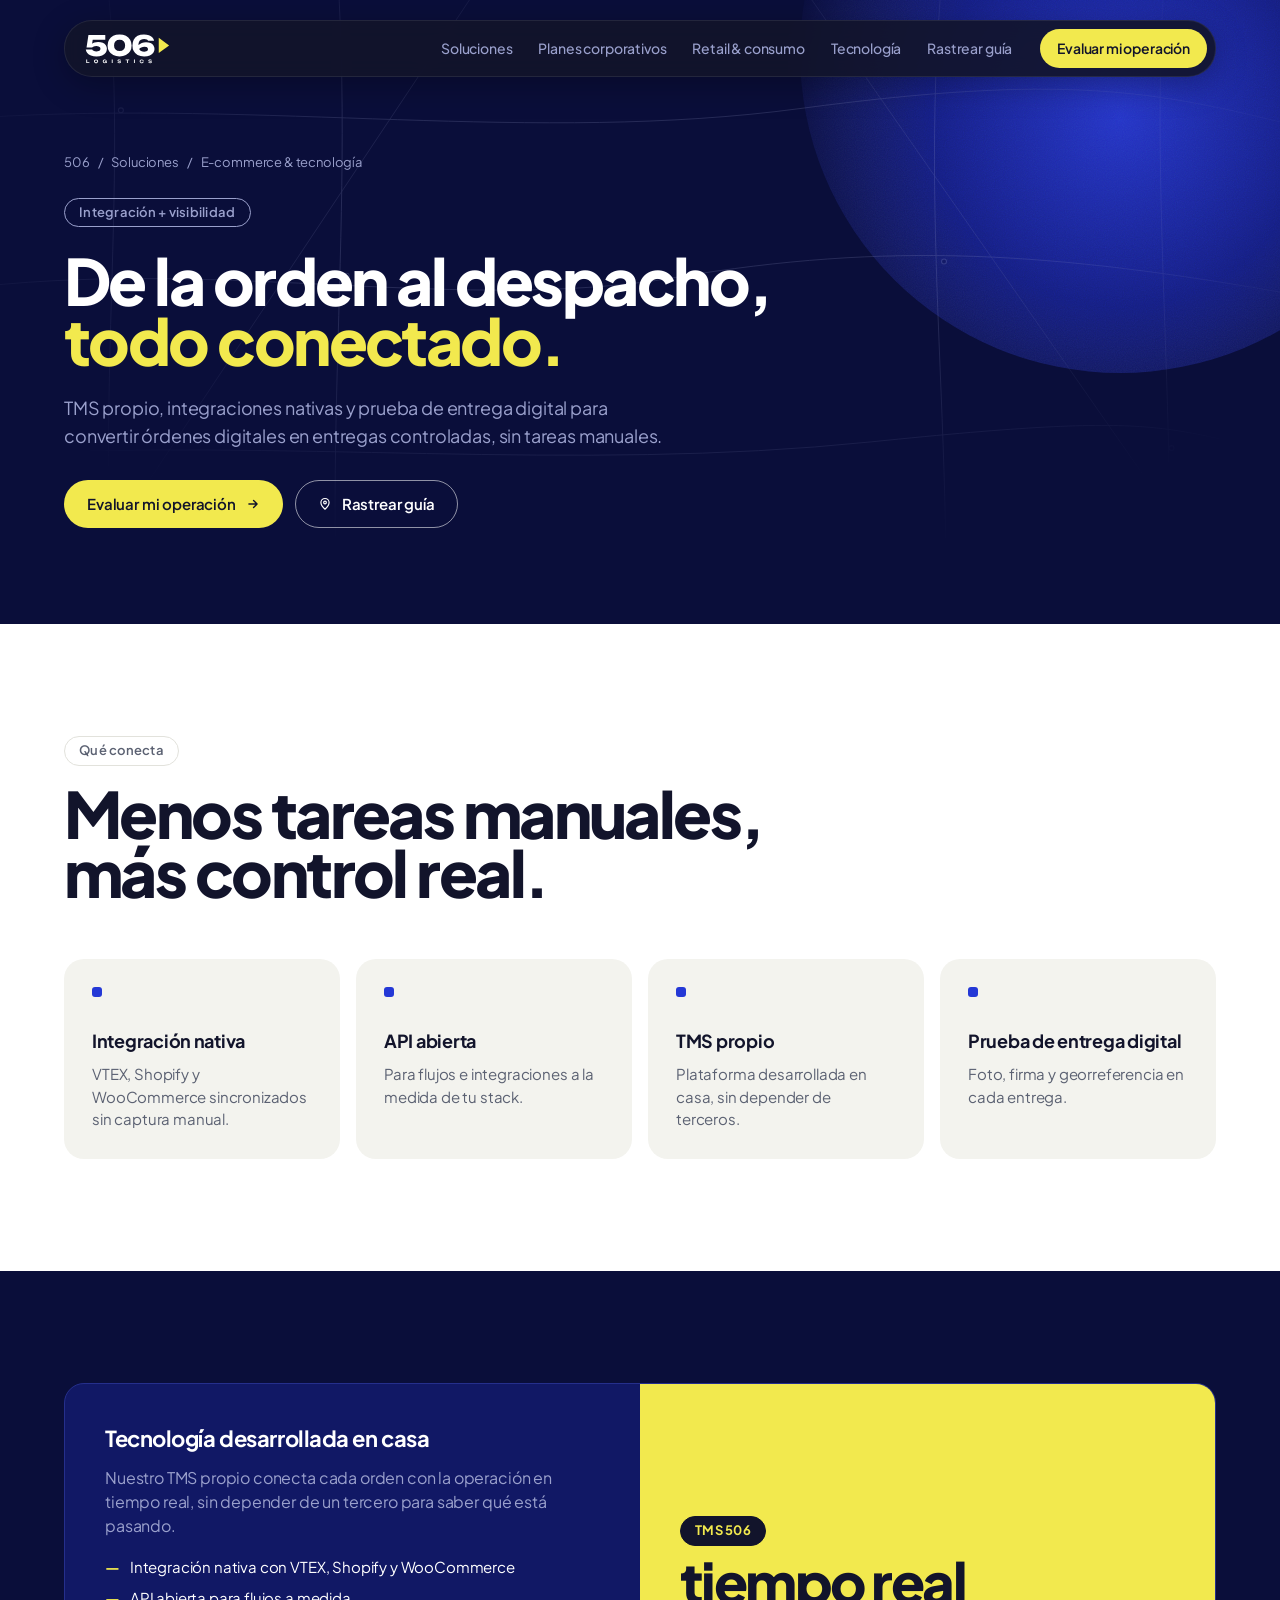
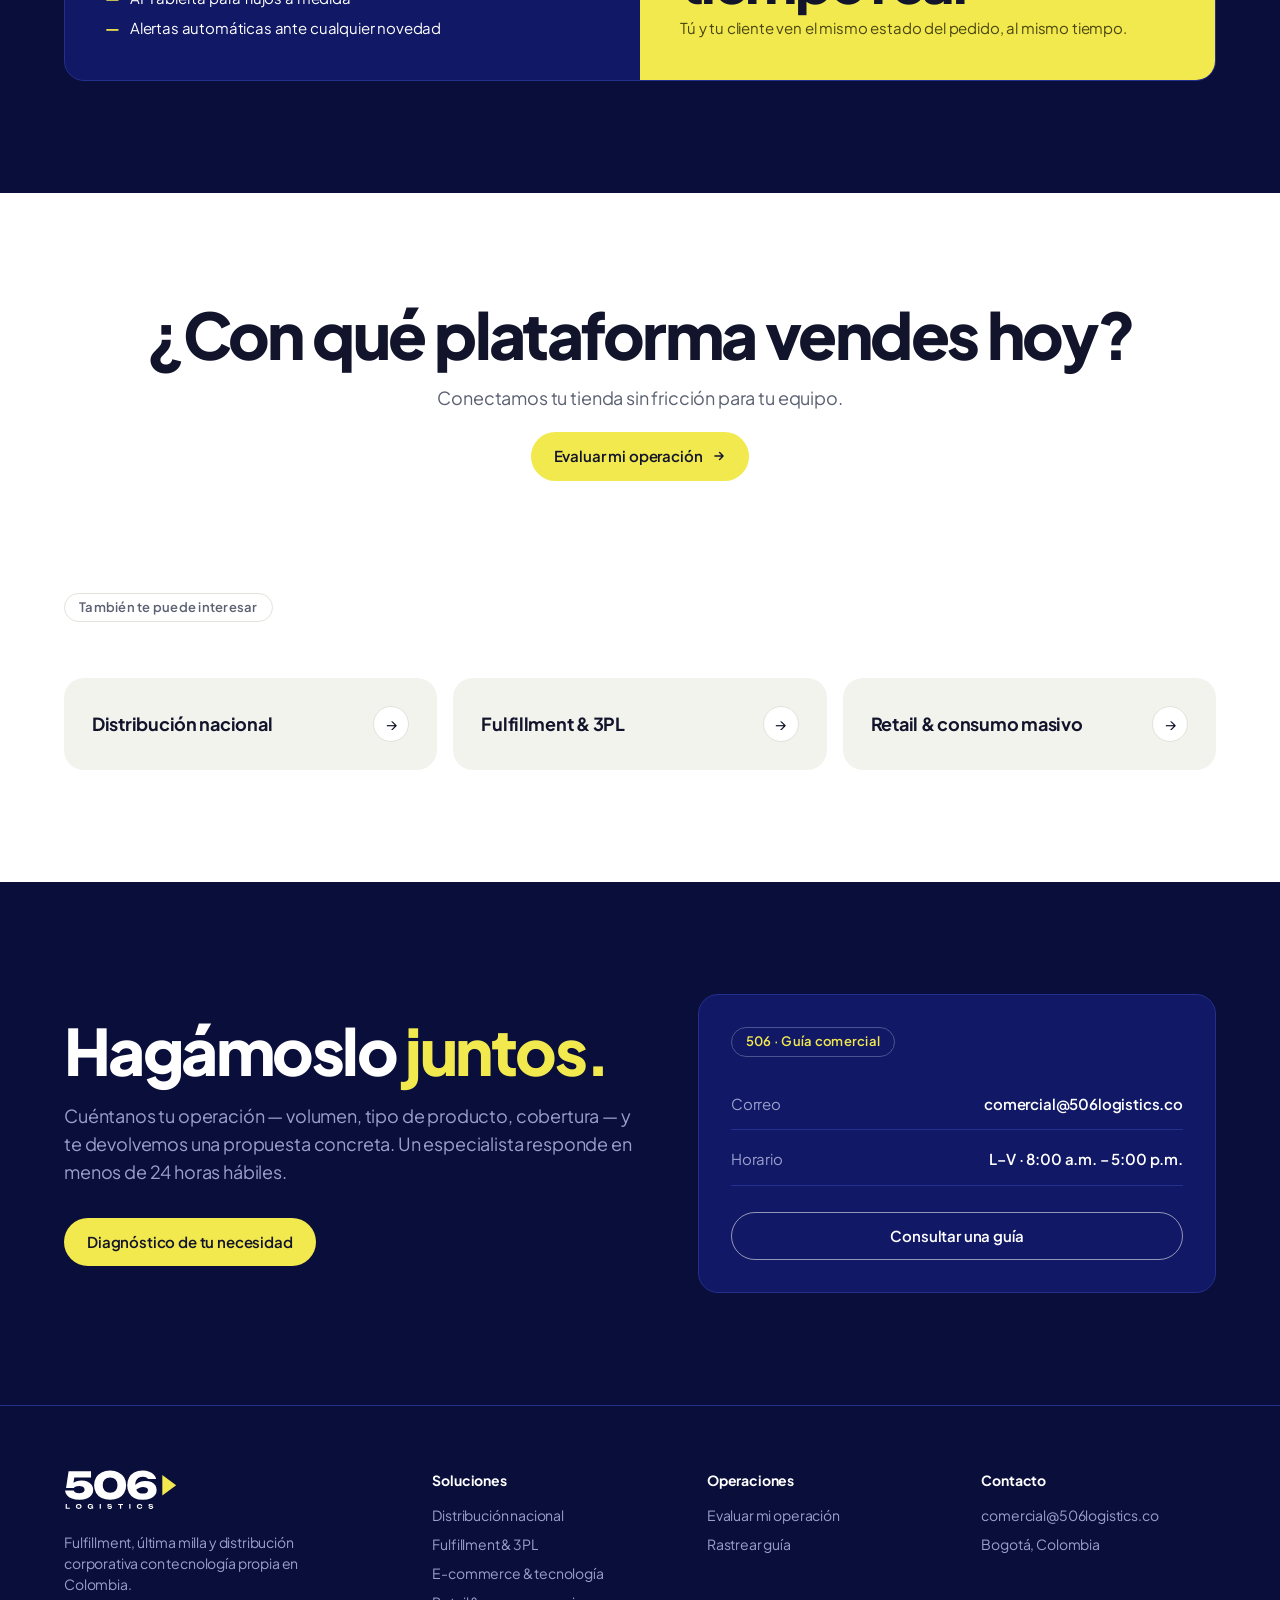
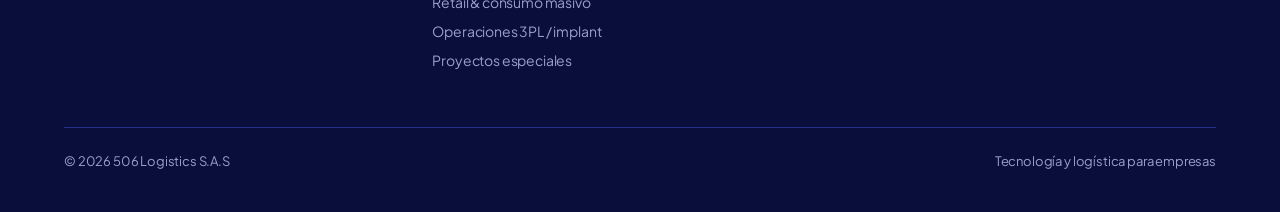
<file: soluciones/ecommerce-tecnologia.html>
<!doctype html>
<html lang="es">
<head>
<meta charset="utf-8">
<meta name="viewport" content="width=device-width,initial-scale=1,viewport-fit=cover">
<title>E-commerce y tecnología · 506 Logistics</title>
<link rel="icon" type="image/svg+xml" href="[data-uri]">
<meta name="description" content="API, integraciones, TMS propio y prueba de entrega digital para convertir órdenes en entregas controladas.">
<link rel="preconnect" href="https://fonts.googleapis.com">
<link rel="preconnect" href="https://fonts.gstatic.com" crossorigin>
<link href="https://fonts.googleapis.com/css2?family=Plus+Jakarta+Sans:wght@400;500;600;700;800&family=Instrument+Serif:ital@0;1&display=swap" rel="stylesheet">
<link rel="stylesheet" href="../v2.css?v=9">
</head>
<body>


<!-- ============ NAV ============ -->
<div class="nav" id="nav">
  <div class="wrap">
    <div class="nav-bar">
      <a href="../index.html" class="mark" aria-label="506 Logistics, inicio"><svg class="logo" viewBox="0 -4 374.4 132.8" role="img" aria-label="506 Logistics"><path fill="#fff" d="M6.82 56.05L15.25 0L89.78 0L89.78 20.96L34.22 20.96L31.37 38.69Q35.84 35.34 42.04 33.23L42.04 33.23Q48.86 31 58.16 31L58.16 31Q70.06 31 78.74 34.84Q87.42 38.69 92.19 45.51Q96.97 52.33 96.97 61.38L96.97 61.38Q96.97 71.30 91.51 78.86Q86.06 86.43 75.70 90.77Q65.35 95.11 50.84 95.11L50.84 95.11Q36.83 95.11 26.35 91.02Q15.87 86.92 9.98 79.92Q4.09 72.91 3.47 64.36L3.47 64.36L31.99 64.36Q32.98 68.20 37.88 70.68Q42.78 73.16 50.84 73.16L50.84 73.16Q56.30 73.16 60.20 71.73Q64.11 70.31 66.22 67.64Q68.32 64.98 68.32 61.26L68.32 61.26Q68.32 57.78 66.34 55.06Q64.36 52.33 60.51 50.84Q56.67 49.35 51.21 49.35L51.21 49.35Q46.62 49.35 42.90 50.28Q39.18 51.21 36.52 52.76Q33.85 54.31 31.87 56.05L31.87 56.05L6.82 56.05ZM153.14 95.11L153.14 95.11Q137.02 95.11 125.05 89.03Q113.09 82.96 106.52 72.04Q99.94 61.13 99.94 46.50L99.94 46.50Q99.94 31.87 106.52 20.96Q113.09 10.04 125.05 3.97Q137.02-2.11 153.14-2.11L153.14-2.11Q169.14-2.11 181.10 3.97Q193.07 10.04 199.70 20.96Q206.34 31.87 206.34 46.50L206.34 46.50Q206.34 61.13 199.70 72.04Q193.07 82.96 181.10 89.03Q169.14 95.11 153.14 95.11ZM153.14 71.80L153.14 71.80Q164.80 71.80 171.18 65.16Q177.57 58.53 177.57 46.50L177.57 46.50Q177.57 34.35 171.18 27.78Q164.80 21.20 153.14 21.20L153.14 21.20Q141.61 21.20 135.10 27.78Q128.59 34.35 128.59 46.50L128.59 46.50Q128.59 58.53 135.10 65.16Q141.61 71.80 153.14 71.80ZM261.14-2.11L261.14-2.11Q273.54-2.11 283.15 1.67Q292.76 5.46 298.65 11.84Q304.54 18.23 305.78 26.29L305.78 26.29L279.37 26.29Q277.76 22.94 273.54 20.71Q269.33 18.48 261.89 18.48L261.89 18.48Q253.46 18.48 247.81 21.58Q242.17 24.68 239.38 30.63Q236.59 36.58 236.59 45.26L236.59 45.26Q236.59 45.38 236.59 45.51L236.59 45.51Q236.84 45.14 237.09 44.89L237.09 44.89Q243.04 39.06 251.29 35.65Q259.53 32.24 270.07 32.24L270.07 32.24Q281.85 32.24 290.22 36.08Q298.59 39.93 303.12 46.75Q307.64 53.57 307.64 62.50L307.64 62.50Q307.64 71.92 302.31 79.30Q296.98 86.68 286.81 90.89Q276.64 95.11 261.76 95.11L261.76 95.11Q244.28 95.11 232.75 88.91Q221.22 82.71 215.57 71.73Q209.93 60.76 209.93 46.62Q209.93 32.49 215.64 21.45Q221.34 10.42 232.75 4.15Q244.16-2.11 261.14-2.11ZM239.82 61.88L239.82 61.88Q242.79 68.08 248.37 71.18L248.37 71.18Q254.08 74.40 262.26 74.40L262.26 74.40Q267.59 74.40 271.31 72.91Q275.03 71.42 276.89 68.94Q278.75 66.46 278.75 63.49L278.75 63.49Q278.75 60.14 276.95 57.72Q275.16 55.30 271.56 54.06Q267.96 52.82 262.76 52.82L262.76 52.82Q255.69 52.82 249.12 55.68L249.12 55.68Q244.28 57.91 239.82 61.88Z"></path><path fill="#F2E94E" d="M326.4 12.5L372.4 46.5L326.4 80.5Z"></path><path fill="#fff" d="M5.53 109L9.50 109L9.50 121.24L19.52 121.24L19.52 124.75L5.53 124.75L5.53 109ZM48.88 125.09L48.88 125.09Q46.10 125.09 44.02 124.06Q41.93 123.03 40.77 121.18Q39.62 119.33 39.62 116.88L39.62 116.88Q39.62 114.42 40.77 112.57Q41.93 110.72 44.02 109.69Q46.10 108.66 48.88 108.66L48.88 108.66Q51.65 108.66 53.74 109.69Q55.83 110.72 56.99 112.57Q58.16 114.42 58.16 116.88L58.16 116.88Q58.16 119.33 56.99 121.18Q55.83 123.03 53.74 124.06Q51.65 125.09 48.88 125.09ZM48.88 121.54L48.88 121.54Q50.52 121.54 51.69 120.98Q52.87 120.42 53.51 119.37Q54.15 118.32 54.15 116.88L54.15 116.88Q54.15 115.43 53.51 114.38Q52.87 113.33 51.69 112.77Q50.52 112.21 48.88 112.21L48.88 112.21Q47.26 112.21 46.08 112.77Q44.91 113.33 44.26 114.38Q43.61 115.43 43.61 116.88L43.61 116.88Q43.61 118.32 44.26 119.37Q44.91 120.42 46.08 120.98Q47.26 121.54 48.88 121.54ZM93.23 119.52L88.59 119.52L88.59 116.71L96.84 116.71L96.84 124.75L94.01 124.75L93.82 122.46Q93.61 122.71 93.38 122.92L93.38 122.92Q92.39 123.93 90.94 124.51Q89.49 125.09 87.56 125.09L87.56 125.09Q85.71 125.09 84.10 124.54Q82.50 123.99 81.28 122.94Q80.06 121.89 79.39 120.36Q78.72 118.83 78.72 116.88Q78.72 114.92 79.40 113.39Q80.08 111.86 81.31 110.81Q82.54 109.76 84.19 109.21Q85.84 108.66 87.79 108.66L87.79 108.66Q90.33 108.66 92.21 109.46Q94.09 110.26 95.23 111.65Q96.38 113.03 96.69 114.84L96.69 114.84L92.68 114.84Q92.47 113.96 91.80 113.33Q91.13 112.70 90.11 112.35Q89.09 112.00 87.79 112.00L87.79 112.00Q86.22 112.00 85.08 112.56Q83.95 113.12 83.32 114.20Q82.69 115.28 82.69 116.88Q82.69 118.47 83.36 119.58Q84.03 120.70 85.25 121.26Q86.47 121.83 88.13 121.83L88.13 121.83Q89.74 121.83 90.97 121.35Q92.20 120.86 92.94 119.96L92.94 119.96Q93.10 119.75 93.23 119.52L93.23 119.52ZM118.47 124.75L118.47 109L122.44 109L122.44 124.75L118.47 124.75ZM143.65 119.61L143.65 119.61L147.66 119.61Q147.77 120.32 148.31 120.86Q148.86 121.41 149.77 121.70Q150.69 122.00 151.90 122.00L151.90 122.00Q153.65 122.00 154.64 121.52Q155.64 121.03 155.64 120.15L155.64 120.15Q155.64 119.48 155.06 119.11Q154.49 118.74 152.91 118.58L152.91 118.58L149.87 118.26Q146.69 117.95 145.28 116.79Q143.86 115.64 143.86 113.64L143.86 113.64Q143.86 112.07 144.79 110.95Q145.73 109.84 147.42 109.25Q149.11 108.66 151.38 108.66L151.38 108.66Q153.63 108.66 155.35 109.31Q157.07 109.97 158.10 111.12Q159.13 112.28 159.21 113.83L159.21 113.83L155.20 113.83Q155.12 113.18 154.62 112.73Q154.13 112.28 153.30 112.01Q152.47 111.75 151.31 111.75L151.31 111.75Q149.72 111.75 148.78 112.20Q147.85 112.65 147.85 113.49L147.85 113.49Q147.85 114.12 148.41 114.48Q148.96 114.84 150.39 115.01L150.39 115.01L153.60 115.36Q155.81 115.59 157.13 116.10Q158.45 116.60 159.04 117.48Q159.63 118.37 159.63 119.71L159.63 119.71Q159.63 121.33 158.65 122.53Q157.68 123.74 155.92 124.41Q154.17 125.09 151.84 125.09L151.84 125.09Q149.42 125.09 147.61 124.39Q145.79 123.70 144.75 122.47Q143.71 121.24 143.65 119.61ZM179.64 112.51L179.64 109L195.88 109L195.88 112.51L189.75 112.51L189.75 124.75L185.78 124.75L185.78 112.51L179.64 112.51ZM216.69 124.75L216.69 109L220.66 109L220.66 124.75L216.69 124.75ZM255.92 118.24L259.91 118.24Q259.68 120.28 258.50 121.82Q257.32 123.36 255.39 124.22Q253.46 125.09 251.00 125.09L251.00 125.09Q248.27 125.09 246.22 124.06Q244.18 123.03 243.04 121.18Q241.91 119.33 241.91 116.88L241.91 116.88Q241.91 114.42 243.04 112.57Q244.18 110.72 246.22 109.69Q248.27 108.66 251.00 108.66L251.00 108.66Q253.46 108.66 255.39 109.53Q257.32 110.39 258.50 111.92Q259.68 113.45 259.91 115.51L259.91 115.51L255.92 115.51Q255.71 114.44 255.07 113.68Q254.43 112.93 253.39 112.52Q252.35 112.11 250.98 112.11L250.98 112.11Q249.41 112.11 248.27 112.69Q247.14 113.26 246.53 114.33Q245.92 115.41 245.92 116.88L245.92 116.88Q245.92 118.34 246.53 119.42Q247.14 120.49 248.27 121.06Q249.41 121.64 250.98 121.64L250.98 121.64Q252.35 121.64 253.39 121.24Q254.43 120.84 255.07 120.09Q255.71 119.33 255.92 118.24L255.92 118.24ZM280.28 119.61L280.28 119.61L284.29 119.61Q284.39 120.32 284.94 120.86Q285.48 121.41 286.40 121.70Q287.31 122.00 288.53 122.00L288.53 122.00Q290.27 122.00 291.27 121.52Q292.27 121.03 292.27 120.15L292.27 120.15Q292.27 119.48 291.69 119.11Q291.11 118.74 289.54 118.58L289.54 118.58L286.49 118.26Q283.32 117.95 281.90 116.79Q280.49 115.64 280.49 113.64L280.49 113.64Q280.49 112.07 281.42 110.95Q282.35 109.84 284.05 109.25Q285.74 108.66 288.00 108.66L288.00 108.66Q290.25 108.66 291.97 109.31Q293.69 109.97 294.72 111.12Q295.75 112.28 295.84 113.83L295.84 113.83L291.83 113.83Q291.74 113.18 291.25 112.73Q290.75 112.28 289.93 112.01Q289.10 111.75 287.94 111.75L287.94 111.75Q286.34 111.75 285.41 112.20Q284.48 112.65 284.48 113.49L284.48 113.49Q284.48 114.12 285.03 114.48Q285.59 114.84 287.02 115.01L287.02 115.01L290.23 115.36Q292.43 115.59 293.76 116.10Q295.08 116.60 295.67 117.48Q296.26 118.37 296.26 119.71L296.26 119.71Q296.26 121.33 295.28 122.53Q294.30 123.74 292.55 124.41Q290.80 125.09 288.47 125.09L288.47 125.09Q286.05 125.09 284.23 124.39Q282.42 123.70 281.38 122.47Q280.34 121.24 280.28 119.61Z"></path></svg></a>
      <nav class="nav-links" aria-label="Principal">
        <a href="../index.html#soluciones">Soluciones</a>
        <a href="../index.html#planes">Planes corporativos</a>
        <a href="../soluciones/retail-consumo.html">Retail &amp; consumo</a>
        <a href="../index.html#porque-506">Tecnología</a>
        <a href="https://rastreo.506logistics.co" target="_blank" rel="noopener">Rastrear guía</a>
      </nav>
      <div class="nav-actions">
        <a class="btn btn--signal" href="../asesor.html">Evaluar mi operación</a>
      </div>
      <button class="burger" id="burger" aria-label="Abrir menú" aria-expanded="false">
        <svg width="18" height="18" viewBox="0 0 24 24" fill="none" stroke="currentColor" stroke-width="2" stroke-linecap="round"><path d="M4 7h16M4 12h16M4 17h16"/></svg>
      </button>
    </div>
    <div class="nav-drawer">
      <a href="../index.html#soluciones">Soluciones</a>
      <a href="../index.html#planes">Planes corporativos</a>
      <a href="../soluciones/retail-consumo.html">Retail &amp; consumo</a>
      <a href="../index.html#porque-506">Tecnología</a>
      <a href="https://rastreo.506logistics.co" target="_blank" rel="noopener">Rastrear guía</a>
      <a class="btn btn--signal" href="../asesor.html">Evaluar mi operación</a>
    </div>
  </div>
</div>


<section class="band band--dark subhero">
  <div class="orb" aria-hidden="true"></div>
  <svg class="hero-map" viewBox="0 0 1440 900" preserveAspectRatio="xMidYMin slice" aria-hidden="true">
    <!-- Trama abstracta de calles: la ciudad donde se hace la última milla -->
    <g fill="none" stroke="#9aa0cc" stroke-width="1" stroke-linecap="round">
      <path d="M-20 140 C 300 120, 600 170, 900 130 S 1300 110, 1460 150"/>
      <path d="M-20 330 C 260 300, 520 360, 760 320 S 1180 290, 1460 340"/>
      <path d="M-20 520 C 320 500, 640 540, 980 505 S 1300 490, 1460 520"/>
      <path d="M-20 700 C 380 690, 700 720, 1040 690 S 1320 680, 1460 700"/>
      <path d="M120 -20 C 150 250, 90 520, 150 920"/>
      <path d="M380 -20 C 400 300, 350 600, 400 920"/>
      <path d="M1060 -20 C 1030 300, 1090 600, 1050 920"/>
      <path d="M1310 -20 C 1290 280, 1340 580, 1300 920"/>
      <path d="M-40 860 L 560 -40" opacity=".7"/>
      <path d="M880 -40 L 1480 820" opacity=".7"/>
    </g>
    <g fill="#0a0e3a" stroke="#9aa0cc" stroke-width="1.2">
      <circle cx="136" cy="132" r="2.8"/><circle cx="390" cy="318" r="2.8"/><circle cx="1062" cy="302" r="2.8"/>
      <circle cx="1318" cy="512" r="2.8"/><circle cx="144" cy="705" r="2.8"/><circle cx="1045" cy="692" r="2.8"/>
    </g>
  </svg>
  <div class="wrap">
    <div class="subhero-copy">
      <div class="crumb"><a href="../index.html">506</a> <span aria-hidden="true">/</span> <a href="../index.html#soluciones">Soluciones</a> <span aria-hidden="true">/</span> <span>E-commerce &amp; tecnología</span></div>
      <span class="eyebrow">Integración + visibilidad</span>
      <h1 class="d-xl">De la orden al despacho, <em>todo conectado.</em></h1>
      <p class="lead">TMS propio, integraciones nativas y prueba de entrega digital para convertir órdenes digitales en entregas controladas, sin tareas manuales.</p>
      <div class="subhero-cta"><a class="btn btn--signal" href="../asesor.html?need=fulfillment">Evaluar mi operación <svg viewBox="0 0 24 24" fill="none" stroke="currentColor" stroke-width="2.4" stroke-linecap="round" stroke-linejoin="round"><path d="M5 12h14M13 6l6 6-6 6"/></svg></a><a class="btn btn--ghost" href="https://rastreo.506logistics.co" target="_blank" rel="noopener"><svg viewBox="0 0 24 24" fill="none" stroke="currentColor" stroke-width="2" stroke-linecap="round" stroke-linejoin="round"><path d="M12 21s7-6.2 7-11.5A7 7 0 0 0 5 9.5C5 14.8 12 21 12 21z"/><circle cx="12" cy="9.5" r="2.3"/></svg> Rastrear guía</a></div>
    </div>
  </div>
</section>
<section class="band band--light">
  <div class="wrap">
    <div class="head"><span class="eyebrow">Qué conecta</span><h2 class="d-xl">Menos tareas manuales, más control real.</h2></div>
    <div class="feats"><div class="feat"><h3 class="h-sm">Integración nativa</h3><p>VTEX, Shopify y WooCommerce sincronizados sin captura manual.</p></div><div class="feat"><h3 class="h-sm">API abierta</h3><p>Para flujos e integraciones a la medida de tu stack.</p></div><div class="feat"><h3 class="h-sm">TMS propio</h3><p>Plataforma desarrollada en casa, sin depender de terceros.</p></div><div class="feat"><h3 class="h-sm">Prueba de entrega digital</h3><p>Foto, firma y georreferencia en cada entrega.</p></div></div>
  </div>
</section>
<section class="band band--dark">
  <div class="wrap">
    <div class="reasons"><article class="reason">
      <div class="reason-copy"><h3 class="h-md">Tecnología desarrollada en casa</h3><p>Nuestro TMS propio conecta cada orden con la operación en tiempo real, sin depender de un tercero para saber qué está pasando.</p><ul><li>Integración nativa con VTEX, Shopify y WooCommerce</li><li>API abierta para flujos a medida</li><li>Alertas automáticas ante cualquier novedad</li></ul></div>
      <div class="reason-stamp"><span class="eyebrow">TMS 506</span><div class="fig">tiempo real</div><p>Tú y tu cliente ven el mismo estado del pedido, al mismo tiempo.</p></div>
    </article></div>
  </div>
</section>
<section class="band band--light band-cta">
  <div class="wrap">
    
    <h2 class="d-xl">¿Con qué plataforma vendes hoy?</h2>
    <p class="lead">Conectamos tu tienda sin fricción para tu equipo.</p>
    <a class="btn btn--signal" href="../asesor.html?need=fulfillment">Evaluar mi operación <svg viewBox="0 0 24 24" fill="none" stroke="currentColor" stroke-width="2.4" stroke-linecap="round" stroke-linejoin="round"><path d="M5 12h14M13 6l6 6-6 6"/></svg></a>
  </div>
</section>
<section class="band band--light" style="padding-top:0">
  <div class="wrap">
    <div class="head"><span class="eyebrow">También te puede interesar</span></div>
    <div class="related"><a class="rel" href="distribucion-nacional.html"><h3 class="h-sm">Distribución nacional</h3><span class="arrow" aria-hidden="true">→</span></a><a class="rel" href="fulfillment-3pl.html"><h3 class="h-sm">Fulfillment &amp; 3PL</h3><span class="arrow" aria-hidden="true">→</span></a><a class="rel" href="retail-consumo.html"><h3 class="h-sm">Retail &amp; consumo masivo</h3><span class="arrow" aria-hidden="true">→</span></a></div>
  </div>
</section>

<!-- ============ CONTACTO ============ -->
<section class="band band--dark" id="contacto">
  <div class="wrap contact">
    <div>
      <h2 class="d-xl">Hagámoslo <span class="hl">juntos.</span></h2>
      <p class="lead">Cuéntanos tu operación — volumen, tipo de producto, cobertura — y te devolvemos una propuesta concreta. Un especialista responde en menos de 24 horas hábiles.</p>
      <div class="hero-cta" style="justify-content:flex-start;margin-top:32px;">
        <a class="btn btn--signal" href="../asesor.html">Diagnóstico de tu necesidad</a>
      </div>
    </div>
    <div class="waybill">
      <span class="eyebrow">506 · Guía comercial</span>
      <div class="wf"><span>Correo</span><b>comercial@506logistics.co</b></div>
      <div class="wf"><span>Horario</span><b>L–V · 8:00 a.m. – 5:00 p.m.</b></div>
      <a class="btn btn--ghost" href="https://rastreo.506logistics.co" target="_blank" rel="noopener">Consultar una guía</a>
    </div>
  </div>
</section>

<footer>
  <div class="wrap">
    <div class="foot">
      <div>
        <a href="../index.html" class="mark" style="color:#fff"><svg class="logo" viewBox="0 -4 374.4 132.8" role="img" aria-label="506 Logistics"><path fill="#fff" d="M6.82 56.05L15.25 0L89.78 0L89.78 20.96L34.22 20.96L31.37 38.69Q35.84 35.34 42.04 33.23L42.04 33.23Q48.86 31 58.16 31L58.16 31Q70.06 31 78.74 34.84Q87.42 38.69 92.19 45.51Q96.97 52.33 96.97 61.38L96.97 61.38Q96.97 71.30 91.51 78.86Q86.06 86.43 75.70 90.77Q65.35 95.11 50.84 95.11L50.84 95.11Q36.83 95.11 26.35 91.02Q15.87 86.92 9.98 79.92Q4.09 72.91 3.47 64.36L3.47 64.36L31.99 64.36Q32.98 68.20 37.88 70.68Q42.78 73.16 50.84 73.16L50.84 73.16Q56.30 73.16 60.20 71.73Q64.11 70.31 66.22 67.64Q68.32 64.98 68.32 61.26L68.32 61.26Q68.32 57.78 66.34 55.06Q64.36 52.33 60.51 50.84Q56.67 49.35 51.21 49.35L51.21 49.35Q46.62 49.35 42.90 50.28Q39.18 51.21 36.52 52.76Q33.85 54.31 31.87 56.05L31.87 56.05L6.82 56.05ZM153.14 95.11L153.14 95.11Q137.02 95.11 125.05 89.03Q113.09 82.96 106.52 72.04Q99.94 61.13 99.94 46.50L99.94 46.50Q99.94 31.87 106.52 20.96Q113.09 10.04 125.05 3.97Q137.02-2.11 153.14-2.11L153.14-2.11Q169.14-2.11 181.10 3.97Q193.07 10.04 199.70 20.96Q206.34 31.87 206.34 46.50L206.34 46.50Q206.34 61.13 199.70 72.04Q193.07 82.96 181.10 89.03Q169.14 95.11 153.14 95.11ZM153.14 71.80L153.14 71.80Q164.80 71.80 171.18 65.16Q177.57 58.53 177.57 46.50L177.57 46.50Q177.57 34.35 171.18 27.78Q164.80 21.20 153.14 21.20L153.14 21.20Q141.61 21.20 135.10 27.78Q128.59 34.35 128.59 46.50L128.59 46.50Q128.59 58.53 135.10 65.16Q141.61 71.80 153.14 71.80ZM261.14-2.11L261.14-2.11Q273.54-2.11 283.15 1.67Q292.76 5.46 298.65 11.84Q304.54 18.23 305.78 26.29L305.78 26.29L279.37 26.29Q277.76 22.94 273.54 20.71Q269.33 18.48 261.89 18.48L261.89 18.48Q253.46 18.48 247.81 21.58Q242.17 24.68 239.38 30.63Q236.59 36.58 236.59 45.26L236.59 45.26Q236.59 45.38 236.59 45.51L236.59 45.51Q236.84 45.14 237.09 44.89L237.09 44.89Q243.04 39.06 251.29 35.65Q259.53 32.24 270.07 32.24L270.07 32.24Q281.85 32.24 290.22 36.08Q298.59 39.93 303.12 46.75Q307.64 53.57 307.64 62.50L307.64 62.50Q307.64 71.92 302.31 79.30Q296.98 86.68 286.81 90.89Q276.64 95.11 261.76 95.11L261.76 95.11Q244.28 95.11 232.75 88.91Q221.22 82.71 215.57 71.73Q209.93 60.76 209.93 46.62Q209.93 32.49 215.64 21.45Q221.34 10.42 232.75 4.15Q244.16-2.11 261.14-2.11ZM239.82 61.88L239.82 61.88Q242.79 68.08 248.37 71.18L248.37 71.18Q254.08 74.40 262.26 74.40L262.26 74.40Q267.59 74.40 271.31 72.91Q275.03 71.42 276.89 68.94Q278.75 66.46 278.75 63.49L278.75 63.49Q278.75 60.14 276.95 57.72Q275.16 55.30 271.56 54.06Q267.96 52.82 262.76 52.82L262.76 52.82Q255.69 52.82 249.12 55.68L249.12 55.68Q244.28 57.91 239.82 61.88Z"></path><path fill="#F2E94E" d="M326.4 12.5L372.4 46.5L326.4 80.5Z"></path><path fill="#fff" d="M5.53 109L9.50 109L9.50 121.24L19.52 121.24L19.52 124.75L5.53 124.75L5.53 109ZM48.88 125.09L48.88 125.09Q46.10 125.09 44.02 124.06Q41.93 123.03 40.77 121.18Q39.62 119.33 39.62 116.88L39.62 116.88Q39.62 114.42 40.77 112.57Q41.93 110.72 44.02 109.69Q46.10 108.66 48.88 108.66L48.88 108.66Q51.65 108.66 53.74 109.69Q55.83 110.72 56.99 112.57Q58.16 114.42 58.16 116.88L58.16 116.88Q58.16 119.33 56.99 121.18Q55.83 123.03 53.74 124.06Q51.65 125.09 48.88 125.09ZM48.88 121.54L48.88 121.54Q50.52 121.54 51.69 120.98Q52.87 120.42 53.51 119.37Q54.15 118.32 54.15 116.88L54.15 116.88Q54.15 115.43 53.51 114.38Q52.87 113.33 51.69 112.77Q50.52 112.21 48.88 112.21L48.88 112.21Q47.26 112.21 46.08 112.77Q44.91 113.33 44.26 114.38Q43.61 115.43 43.61 116.88L43.61 116.88Q43.61 118.32 44.26 119.37Q44.91 120.42 46.08 120.98Q47.26 121.54 48.88 121.54ZM93.23 119.52L88.59 119.52L88.59 116.71L96.84 116.71L96.84 124.75L94.01 124.75L93.82 122.46Q93.61 122.71 93.38 122.92L93.38 122.92Q92.39 123.93 90.94 124.51Q89.49 125.09 87.56 125.09L87.56 125.09Q85.71 125.09 84.10 124.54Q82.50 123.99 81.28 122.94Q80.06 121.89 79.39 120.36Q78.72 118.83 78.72 116.88Q78.72 114.92 79.40 113.39Q80.08 111.86 81.31 110.81Q82.54 109.76 84.19 109.21Q85.84 108.66 87.79 108.66L87.79 108.66Q90.33 108.66 92.21 109.46Q94.09 110.26 95.23 111.65Q96.38 113.03 96.69 114.84L96.69 114.84L92.68 114.84Q92.47 113.96 91.80 113.33Q91.13 112.70 90.11 112.35Q89.09 112.00 87.79 112.00L87.79 112.00Q86.22 112.00 85.08 112.56Q83.95 113.12 83.32 114.20Q82.69 115.28 82.69 116.88Q82.69 118.47 83.36 119.58Q84.03 120.70 85.25 121.26Q86.47 121.83 88.13 121.83L88.13 121.83Q89.74 121.83 90.97 121.35Q92.20 120.86 92.94 119.96L92.94 119.96Q93.10 119.75 93.23 119.52L93.23 119.52ZM118.47 124.75L118.47 109L122.44 109L122.44 124.75L118.47 124.75ZM143.65 119.61L143.65 119.61L147.66 119.61Q147.77 120.32 148.31 120.86Q148.86 121.41 149.77 121.70Q150.69 122.00 151.90 122.00L151.90 122.00Q153.65 122.00 154.64 121.52Q155.64 121.03 155.64 120.15L155.64 120.15Q155.64 119.48 155.06 119.11Q154.49 118.74 152.91 118.58L152.91 118.58L149.87 118.26Q146.69 117.95 145.28 116.79Q143.86 115.64 143.86 113.64L143.86 113.64Q143.86 112.07 144.79 110.95Q145.73 109.84 147.42 109.25Q149.11 108.66 151.38 108.66L151.38 108.66Q153.63 108.66 155.35 109.31Q157.07 109.97 158.10 111.12Q159.13 112.28 159.21 113.83L159.21 113.83L155.20 113.83Q155.12 113.18 154.62 112.73Q154.13 112.28 153.30 112.01Q152.47 111.75 151.31 111.75L151.31 111.75Q149.72 111.75 148.78 112.20Q147.85 112.65 147.85 113.49L147.85 113.49Q147.85 114.12 148.41 114.48Q148.96 114.84 150.39 115.01L150.39 115.01L153.60 115.36Q155.81 115.59 157.13 116.10Q158.45 116.60 159.04 117.48Q159.63 118.37 159.63 119.71L159.63 119.71Q159.63 121.33 158.65 122.53Q157.68 123.74 155.92 124.41Q154.17 125.09 151.84 125.09L151.84 125.09Q149.42 125.09 147.61 124.39Q145.79 123.70 144.75 122.47Q143.71 121.24 143.65 119.61ZM179.64 112.51L179.64 109L195.88 109L195.88 112.51L189.75 112.51L189.75 124.75L185.78 124.75L185.78 112.51L179.64 112.51ZM216.69 124.75L216.69 109L220.66 109L220.66 124.75L216.69 124.75ZM255.92 118.24L259.91 118.24Q259.68 120.28 258.50 121.82Q257.32 123.36 255.39 124.22Q253.46 125.09 251.00 125.09L251.00 125.09Q248.27 125.09 246.22 124.06Q244.18 123.03 243.04 121.18Q241.91 119.33 241.91 116.88L241.91 116.88Q241.91 114.42 243.04 112.57Q244.18 110.72 246.22 109.69Q248.27 108.66 251.00 108.66L251.00 108.66Q253.46 108.66 255.39 109.53Q257.32 110.39 258.50 111.92Q259.68 113.45 259.91 115.51L259.91 115.51L255.92 115.51Q255.71 114.44 255.07 113.68Q254.43 112.93 253.39 112.52Q252.35 112.11 250.98 112.11L250.98 112.11Q249.41 112.11 248.27 112.69Q247.14 113.26 246.53 114.33Q245.92 115.41 245.92 116.88L245.92 116.88Q245.92 118.34 246.53 119.42Q247.14 120.49 248.27 121.06Q249.41 121.64 250.98 121.64L250.98 121.64Q252.35 121.64 253.39 121.24Q254.43 120.84 255.07 120.09Q255.71 119.33 255.92 118.24L255.92 118.24ZM280.28 119.61L280.28 119.61L284.29 119.61Q284.39 120.32 284.94 120.86Q285.48 121.41 286.40 121.70Q287.31 122.00 288.53 122.00L288.53 122.00Q290.27 122.00 291.27 121.52Q292.27 121.03 292.27 120.15L292.27 120.15Q292.27 119.48 291.69 119.11Q291.11 118.74 289.54 118.58L289.54 118.58L286.49 118.26Q283.32 117.95 281.90 116.79Q280.49 115.64 280.49 113.64L280.49 113.64Q280.49 112.07 281.42 110.95Q282.35 109.84 284.05 109.25Q285.74 108.66 288.00 108.66L288.00 108.66Q290.25 108.66 291.97 109.31Q293.69 109.97 294.72 111.12Q295.75 112.28 295.84 113.83L295.84 113.83L291.83 113.83Q291.74 113.18 291.25 112.73Q290.75 112.28 289.93 112.01Q289.10 111.75 287.94 111.75L287.94 111.75Q286.34 111.75 285.41 112.20Q284.48 112.65 284.48 113.49L284.48 113.49Q284.48 114.12 285.03 114.48Q285.59 114.84 287.02 115.01L287.02 115.01L290.23 115.36Q292.43 115.59 293.76 116.10Q295.08 116.60 295.67 117.48Q296.26 118.37 296.26 119.71L296.26 119.71Q296.26 121.33 295.28 122.53Q294.30 123.74 292.55 124.41Q290.80 125.09 288.47 125.09L288.47 125.09Q286.05 125.09 284.23 124.39Q282.42 123.70 281.38 122.47Q280.34 121.24 280.28 119.61Z"></path></svg></a>
        <p style="margin-top:16px;max-width:280px;font-size:14px;">Fulfillment, última milla y distribución corporativa con tecnología propia en Colombia.</p>
      </div>
      <div><h5>Soluciones</h5><ul>
        <li><a href="../soluciones/distribucion-nacional.html">Distribución nacional</a></li>
        <li><a href="../soluciones/fulfillment-3pl.html">Fulfillment &amp; 3PL</a></li>
        <li><a href="../soluciones/ecommerce-tecnologia.html">E-commerce &amp; tecnología</a></li>
        <li><a href="../soluciones/retail-consumo.html">Retail &amp; consumo masivo</a></li>
        <li><a href="../soluciones/operaciones-3pl.html">Operaciones 3PL / implant</a></li>
        <li><a href="../soluciones/proyectos-especiales.html">Proyectos especiales</a></li>
      </ul></div>
      <div><h5>Operaciones</h5><ul>
        <li><a href="../asesor.html">Evaluar mi operación</a></li>
        <li><a href="https://rastreo.506logistics.co" target="_blank" rel="noopener">Rastrear guía</a></li>
      </ul></div>
      <div><h5>Contacto</h5><ul>
        <li>comercial@506logistics.co</li>
        <li>Bogotá, Colombia</li>
      </ul></div>
    </div>
    <div class="foot-bottom"><span>© 2026 506 Logistics S.A.S</span><span>Tecnología y logística para empresas</span></div>
  </div>
</footer>

<script>
(function(){
  var nav=document.getElementById('nav'), burger=document.getElementById('burger');
  burger.addEventListener('click',function(){var o=nav.classList.toggle('open');burger.setAttribute('aria-expanded',o?'true':'false');});
  nav.querySelectorAll('.nav-drawer a').forEach(function(a){a.addEventListener('click',function(){nav.classList.remove('open');burger.setAttribute('aria-expanded','false');});});
})();
</script>
</body>
</html>
</file>
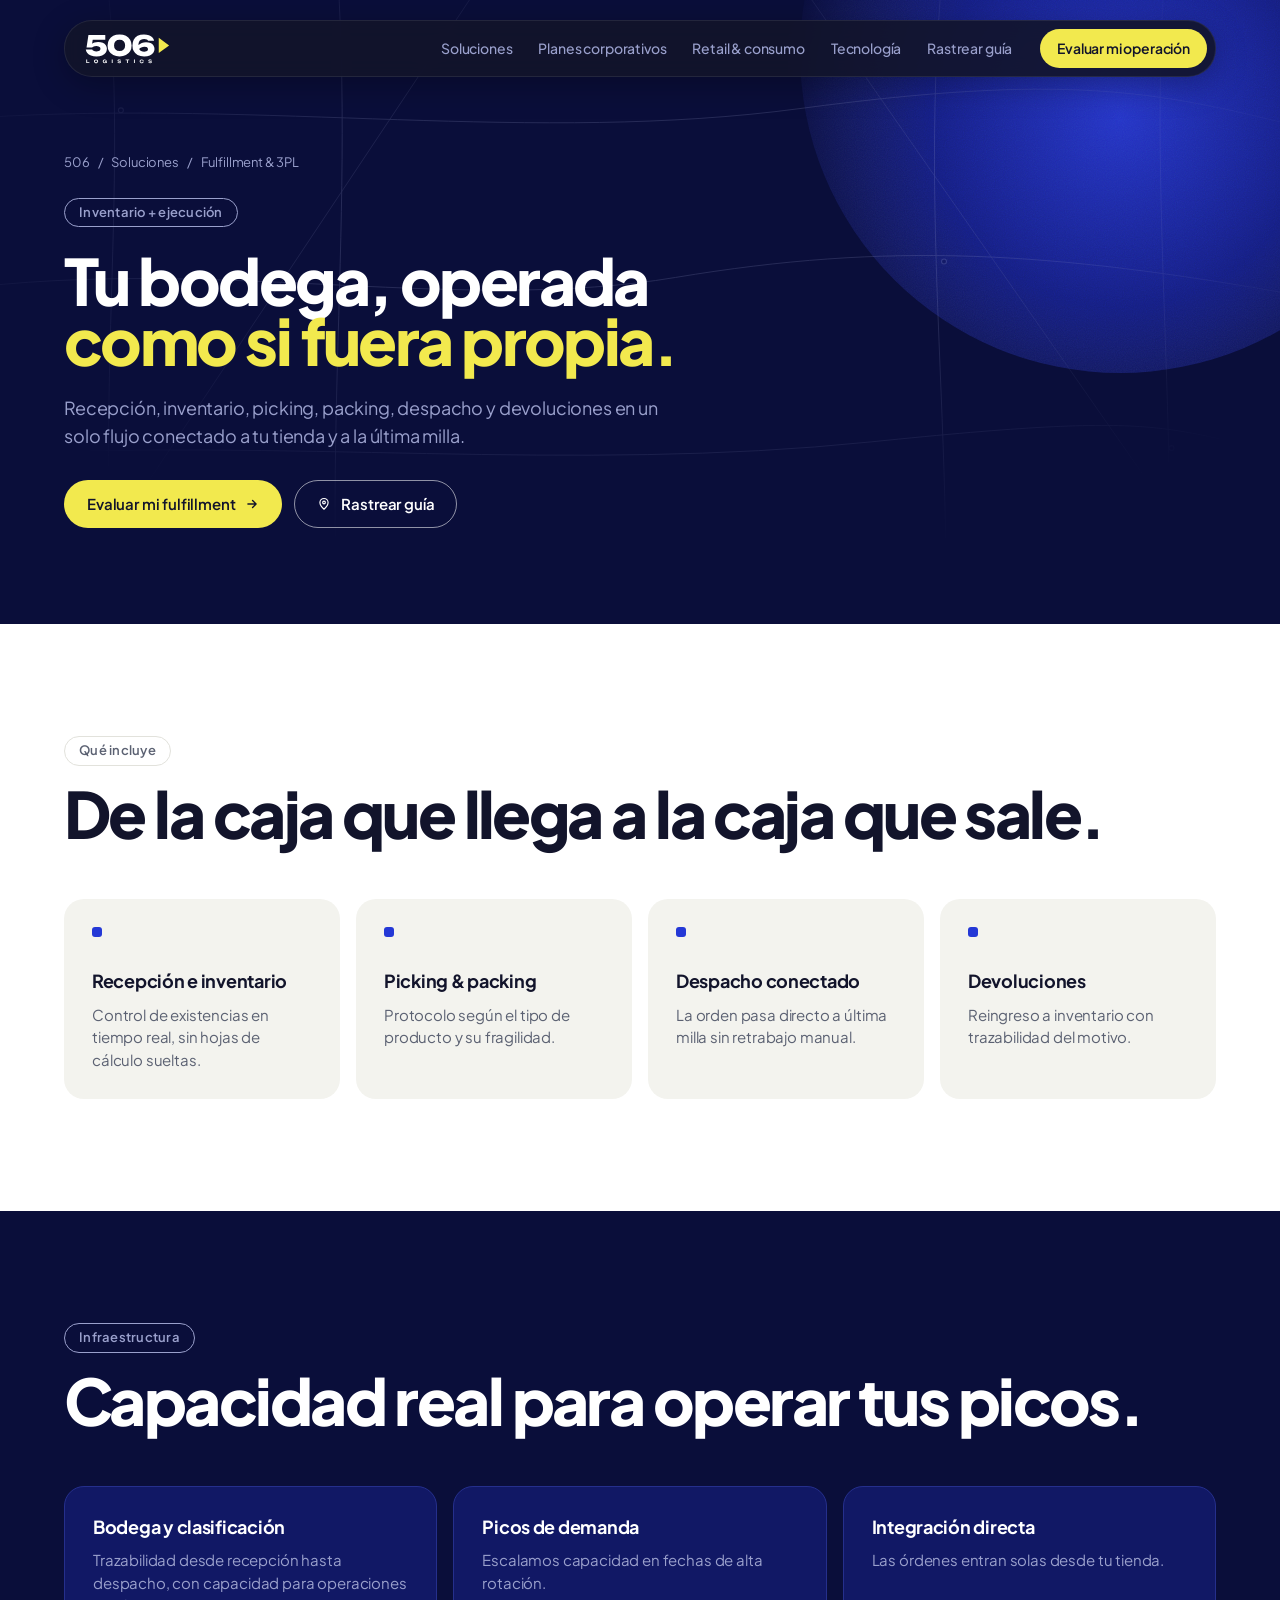
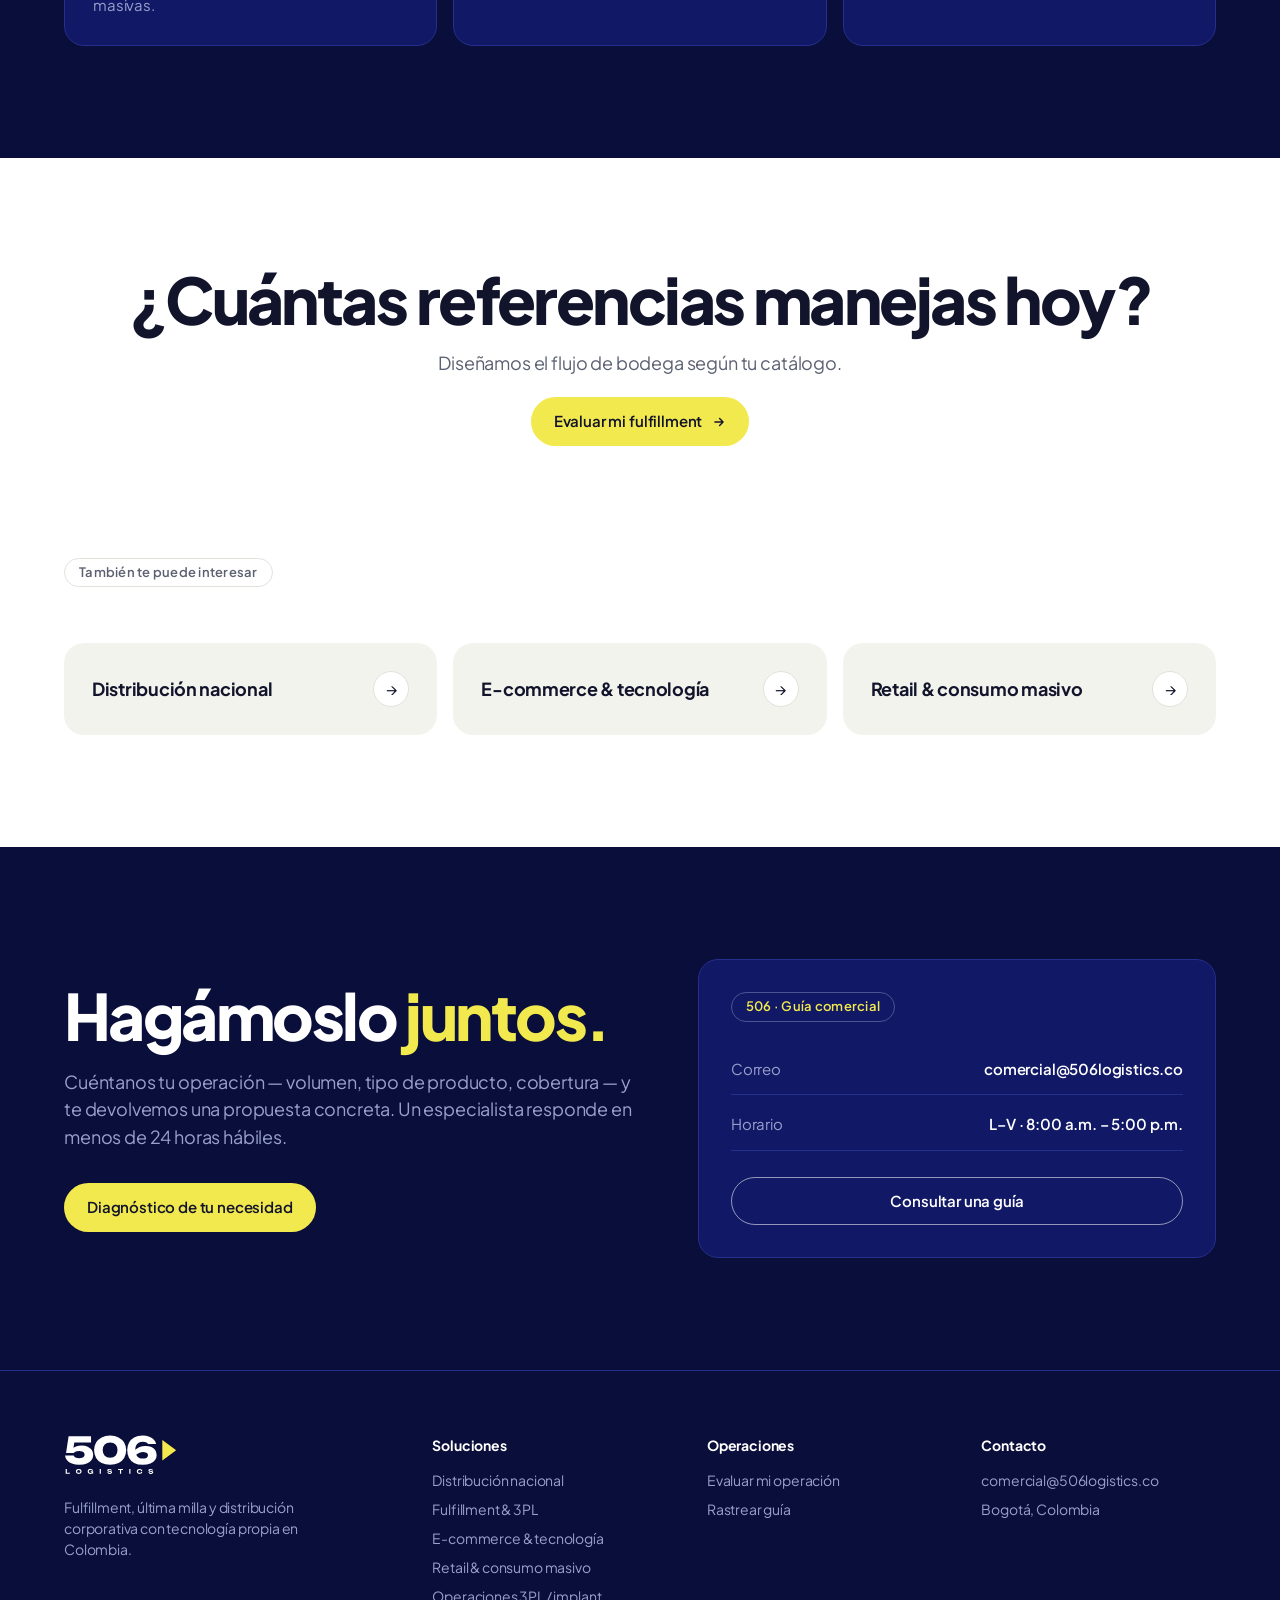
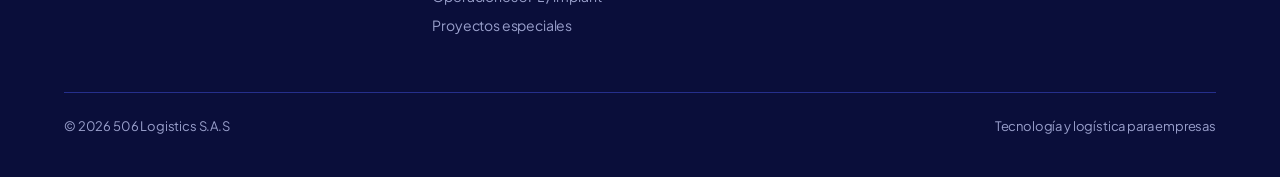
<file: soluciones/fulfillment-3pl.html>
<!doctype html>
<html lang="es">
<head>
<meta charset="utf-8">
<meta name="viewport" content="width=device-width,initial-scale=1,viewport-fit=cover">
<title>Fulfillment y 3PL · 506 Logistics</title>
<link rel="icon" type="image/svg+xml" href="[data-uri]">
<meta name="description" content="Recepción, inventario, picking, packing, despacho y devoluciones conectados con la distribución.">
<link rel="preconnect" href="https://fonts.googleapis.com">
<link rel="preconnect" href="https://fonts.gstatic.com" crossorigin>
<link href="https://fonts.googleapis.com/css2?family=Plus+Jakarta+Sans:wght@400;500;600;700;800&family=Instrument+Serif:ital@0;1&display=swap" rel="stylesheet">
<link rel="stylesheet" href="../v2.css?v=9">
</head>
<body>


<!-- ============ NAV ============ -->
<div class="nav" id="nav">
  <div class="wrap">
    <div class="nav-bar">
      <a href="../index.html" class="mark" aria-label="506 Logistics, inicio"><svg class="logo" viewBox="0 -4 374.4 132.8" role="img" aria-label="506 Logistics"><path fill="#fff" d="M6.82 56.05L15.25 0L89.78 0L89.78 20.96L34.22 20.96L31.37 38.69Q35.84 35.34 42.04 33.23L42.04 33.23Q48.86 31 58.16 31L58.16 31Q70.06 31 78.74 34.84Q87.42 38.69 92.19 45.51Q96.97 52.33 96.97 61.38L96.97 61.38Q96.97 71.30 91.51 78.86Q86.06 86.43 75.70 90.77Q65.35 95.11 50.84 95.11L50.84 95.11Q36.83 95.11 26.35 91.02Q15.87 86.92 9.98 79.92Q4.09 72.91 3.47 64.36L3.47 64.36L31.99 64.36Q32.98 68.20 37.88 70.68Q42.78 73.16 50.84 73.16L50.84 73.16Q56.30 73.16 60.20 71.73Q64.11 70.31 66.22 67.64Q68.32 64.98 68.32 61.26L68.32 61.26Q68.32 57.78 66.34 55.06Q64.36 52.33 60.51 50.84Q56.67 49.35 51.21 49.35L51.21 49.35Q46.62 49.35 42.90 50.28Q39.18 51.21 36.52 52.76Q33.85 54.31 31.87 56.05L31.87 56.05L6.82 56.05ZM153.14 95.11L153.14 95.11Q137.02 95.11 125.05 89.03Q113.09 82.96 106.52 72.04Q99.94 61.13 99.94 46.50L99.94 46.50Q99.94 31.87 106.52 20.96Q113.09 10.04 125.05 3.97Q137.02-2.11 153.14-2.11L153.14-2.11Q169.14-2.11 181.10 3.97Q193.07 10.04 199.70 20.96Q206.34 31.87 206.34 46.50L206.34 46.50Q206.34 61.13 199.70 72.04Q193.07 82.96 181.10 89.03Q169.14 95.11 153.14 95.11ZM153.14 71.80L153.14 71.80Q164.80 71.80 171.18 65.16Q177.57 58.53 177.57 46.50L177.57 46.50Q177.57 34.35 171.18 27.78Q164.80 21.20 153.14 21.20L153.14 21.20Q141.61 21.20 135.10 27.78Q128.59 34.35 128.59 46.50L128.59 46.50Q128.59 58.53 135.10 65.16Q141.61 71.80 153.14 71.80ZM261.14-2.11L261.14-2.11Q273.54-2.11 283.15 1.67Q292.76 5.46 298.65 11.84Q304.54 18.23 305.78 26.29L305.78 26.29L279.37 26.29Q277.76 22.94 273.54 20.71Q269.33 18.48 261.89 18.48L261.89 18.48Q253.46 18.48 247.81 21.58Q242.17 24.68 239.38 30.63Q236.59 36.58 236.59 45.26L236.59 45.26Q236.59 45.38 236.59 45.51L236.59 45.51Q236.84 45.14 237.09 44.89L237.09 44.89Q243.04 39.06 251.29 35.65Q259.53 32.24 270.07 32.24L270.07 32.24Q281.85 32.24 290.22 36.08Q298.59 39.93 303.12 46.75Q307.64 53.57 307.64 62.50L307.64 62.50Q307.64 71.92 302.31 79.30Q296.98 86.68 286.81 90.89Q276.64 95.11 261.76 95.11L261.76 95.11Q244.28 95.11 232.75 88.91Q221.22 82.71 215.57 71.73Q209.93 60.76 209.93 46.62Q209.93 32.49 215.64 21.45Q221.34 10.42 232.75 4.15Q244.16-2.11 261.14-2.11ZM239.82 61.88L239.82 61.88Q242.79 68.08 248.37 71.18L248.37 71.18Q254.08 74.40 262.26 74.40L262.26 74.40Q267.59 74.40 271.31 72.91Q275.03 71.42 276.89 68.94Q278.75 66.46 278.75 63.49L278.75 63.49Q278.75 60.14 276.95 57.72Q275.16 55.30 271.56 54.06Q267.96 52.82 262.76 52.82L262.76 52.82Q255.69 52.82 249.12 55.68L249.12 55.68Q244.28 57.91 239.82 61.88Z"></path><path fill="#F2E94E" d="M326.4 12.5L372.4 46.5L326.4 80.5Z"></path><path fill="#fff" d="M5.53 109L9.50 109L9.50 121.24L19.52 121.24L19.52 124.75L5.53 124.75L5.53 109ZM48.88 125.09L48.88 125.09Q46.10 125.09 44.02 124.06Q41.93 123.03 40.77 121.18Q39.62 119.33 39.62 116.88L39.62 116.88Q39.62 114.42 40.77 112.57Q41.93 110.72 44.02 109.69Q46.10 108.66 48.88 108.66L48.88 108.66Q51.65 108.66 53.74 109.69Q55.83 110.72 56.99 112.57Q58.16 114.42 58.16 116.88L58.16 116.88Q58.16 119.33 56.99 121.18Q55.83 123.03 53.74 124.06Q51.65 125.09 48.88 125.09ZM48.88 121.54L48.88 121.54Q50.52 121.54 51.69 120.98Q52.87 120.42 53.51 119.37Q54.15 118.32 54.15 116.88L54.15 116.88Q54.15 115.43 53.51 114.38Q52.87 113.33 51.69 112.77Q50.52 112.21 48.88 112.21L48.88 112.21Q47.26 112.21 46.08 112.77Q44.91 113.33 44.26 114.38Q43.61 115.43 43.61 116.88L43.61 116.88Q43.61 118.32 44.26 119.37Q44.91 120.42 46.08 120.98Q47.26 121.54 48.88 121.54ZM93.23 119.52L88.59 119.52L88.59 116.71L96.84 116.71L96.84 124.75L94.01 124.75L93.82 122.46Q93.61 122.71 93.38 122.92L93.38 122.92Q92.39 123.93 90.94 124.51Q89.49 125.09 87.56 125.09L87.56 125.09Q85.71 125.09 84.10 124.54Q82.50 123.99 81.28 122.94Q80.06 121.89 79.39 120.36Q78.72 118.83 78.72 116.88Q78.72 114.92 79.40 113.39Q80.08 111.86 81.31 110.81Q82.54 109.76 84.19 109.21Q85.84 108.66 87.79 108.66L87.79 108.66Q90.33 108.66 92.21 109.46Q94.09 110.26 95.23 111.65Q96.38 113.03 96.69 114.84L96.69 114.84L92.68 114.84Q92.47 113.96 91.80 113.33Q91.13 112.70 90.11 112.35Q89.09 112.00 87.79 112.00L87.79 112.00Q86.22 112.00 85.08 112.56Q83.95 113.12 83.32 114.20Q82.69 115.28 82.69 116.88Q82.69 118.47 83.36 119.58Q84.03 120.70 85.25 121.26Q86.47 121.83 88.13 121.83L88.13 121.83Q89.74 121.83 90.97 121.35Q92.20 120.86 92.94 119.96L92.94 119.96Q93.10 119.75 93.23 119.52L93.23 119.52ZM118.47 124.75L118.47 109L122.44 109L122.44 124.75L118.47 124.75ZM143.65 119.61L143.65 119.61L147.66 119.61Q147.77 120.32 148.31 120.86Q148.86 121.41 149.77 121.70Q150.69 122.00 151.90 122.00L151.90 122.00Q153.65 122.00 154.64 121.52Q155.64 121.03 155.64 120.15L155.64 120.15Q155.64 119.48 155.06 119.11Q154.49 118.74 152.91 118.58L152.91 118.58L149.87 118.26Q146.69 117.95 145.28 116.79Q143.86 115.64 143.86 113.64L143.86 113.64Q143.86 112.07 144.79 110.95Q145.73 109.84 147.42 109.25Q149.11 108.66 151.38 108.66L151.38 108.66Q153.63 108.66 155.35 109.31Q157.07 109.97 158.10 111.12Q159.13 112.28 159.21 113.83L159.21 113.83L155.20 113.83Q155.12 113.18 154.62 112.73Q154.13 112.28 153.30 112.01Q152.47 111.75 151.31 111.75L151.31 111.75Q149.72 111.75 148.78 112.20Q147.85 112.65 147.85 113.49L147.85 113.49Q147.85 114.12 148.41 114.48Q148.96 114.84 150.39 115.01L150.39 115.01L153.60 115.36Q155.81 115.59 157.13 116.10Q158.45 116.60 159.04 117.48Q159.63 118.37 159.63 119.71L159.63 119.71Q159.63 121.33 158.65 122.53Q157.68 123.74 155.92 124.41Q154.17 125.09 151.84 125.09L151.84 125.09Q149.42 125.09 147.61 124.39Q145.79 123.70 144.75 122.47Q143.71 121.24 143.65 119.61ZM179.64 112.51L179.64 109L195.88 109L195.88 112.51L189.75 112.51L189.75 124.75L185.78 124.75L185.78 112.51L179.64 112.51ZM216.69 124.75L216.69 109L220.66 109L220.66 124.75L216.69 124.75ZM255.92 118.24L259.91 118.24Q259.68 120.28 258.50 121.82Q257.32 123.36 255.39 124.22Q253.46 125.09 251.00 125.09L251.00 125.09Q248.27 125.09 246.22 124.06Q244.18 123.03 243.04 121.18Q241.91 119.33 241.91 116.88L241.91 116.88Q241.91 114.42 243.04 112.57Q244.18 110.72 246.22 109.69Q248.27 108.66 251.00 108.66L251.00 108.66Q253.46 108.66 255.39 109.53Q257.32 110.39 258.50 111.92Q259.68 113.45 259.91 115.51L259.91 115.51L255.92 115.51Q255.71 114.44 255.07 113.68Q254.43 112.93 253.39 112.52Q252.35 112.11 250.98 112.11L250.98 112.11Q249.41 112.11 248.27 112.69Q247.14 113.26 246.53 114.33Q245.92 115.41 245.92 116.88L245.92 116.88Q245.92 118.34 246.53 119.42Q247.14 120.49 248.27 121.06Q249.41 121.64 250.98 121.64L250.98 121.64Q252.35 121.64 253.39 121.24Q254.43 120.84 255.07 120.09Q255.71 119.33 255.92 118.24L255.92 118.24ZM280.28 119.61L280.28 119.61L284.29 119.61Q284.39 120.32 284.94 120.86Q285.48 121.41 286.40 121.70Q287.31 122.00 288.53 122.00L288.53 122.00Q290.27 122.00 291.27 121.52Q292.27 121.03 292.27 120.15L292.27 120.15Q292.27 119.48 291.69 119.11Q291.11 118.74 289.54 118.58L289.54 118.58L286.49 118.26Q283.32 117.95 281.90 116.79Q280.49 115.64 280.49 113.64L280.49 113.64Q280.49 112.07 281.42 110.95Q282.35 109.84 284.05 109.25Q285.74 108.66 288.00 108.66L288.00 108.66Q290.25 108.66 291.97 109.31Q293.69 109.97 294.72 111.12Q295.75 112.28 295.84 113.83L295.84 113.83L291.83 113.83Q291.74 113.18 291.25 112.73Q290.75 112.28 289.93 112.01Q289.10 111.75 287.94 111.75L287.94 111.75Q286.34 111.75 285.41 112.20Q284.48 112.65 284.48 113.49L284.48 113.49Q284.48 114.12 285.03 114.48Q285.59 114.84 287.02 115.01L287.02 115.01L290.23 115.36Q292.43 115.59 293.76 116.10Q295.08 116.60 295.67 117.48Q296.26 118.37 296.26 119.71L296.26 119.71Q296.26 121.33 295.28 122.53Q294.30 123.74 292.55 124.41Q290.80 125.09 288.47 125.09L288.47 125.09Q286.05 125.09 284.23 124.39Q282.42 123.70 281.38 122.47Q280.34 121.24 280.28 119.61Z"></path></svg></a>
      <nav class="nav-links" aria-label="Principal">
        <a href="../index.html#soluciones">Soluciones</a>
        <a href="../index.html#planes">Planes corporativos</a>
        <a href="../soluciones/retail-consumo.html">Retail &amp; consumo</a>
        <a href="../index.html#porque-506">Tecnología</a>
        <a href="https://rastreo.506logistics.co" target="_blank" rel="noopener">Rastrear guía</a>
      </nav>
      <div class="nav-actions">
        <a class="btn btn--signal" href="../asesor.html">Evaluar mi operación</a>
      </div>
      <button class="burger" id="burger" aria-label="Abrir menú" aria-expanded="false">
        <svg width="18" height="18" viewBox="0 0 24 24" fill="none" stroke="currentColor" stroke-width="2" stroke-linecap="round"><path d="M4 7h16M4 12h16M4 17h16"/></svg>
      </button>
    </div>
    <div class="nav-drawer">
      <a href="../index.html#soluciones">Soluciones</a>
      <a href="../index.html#planes">Planes corporativos</a>
      <a href="../soluciones/retail-consumo.html">Retail &amp; consumo</a>
      <a href="../index.html#porque-506">Tecnología</a>
      <a href="https://rastreo.506logistics.co" target="_blank" rel="noopener">Rastrear guía</a>
      <a class="btn btn--signal" href="../asesor.html">Evaluar mi operación</a>
    </div>
  </div>
</div>


<section class="band band--dark subhero">
  <div class="orb" aria-hidden="true"></div>
  <svg class="hero-map" viewBox="0 0 1440 900" preserveAspectRatio="xMidYMin slice" aria-hidden="true">
    <!-- Trama abstracta de calles: la ciudad donde se hace la última milla -->
    <g fill="none" stroke="#9aa0cc" stroke-width="1" stroke-linecap="round">
      <path d="M-20 140 C 300 120, 600 170, 900 130 S 1300 110, 1460 150"/>
      <path d="M-20 330 C 260 300, 520 360, 760 320 S 1180 290, 1460 340"/>
      <path d="M-20 520 C 320 500, 640 540, 980 505 S 1300 490, 1460 520"/>
      <path d="M-20 700 C 380 690, 700 720, 1040 690 S 1320 680, 1460 700"/>
      <path d="M120 -20 C 150 250, 90 520, 150 920"/>
      <path d="M380 -20 C 400 300, 350 600, 400 920"/>
      <path d="M1060 -20 C 1030 300, 1090 600, 1050 920"/>
      <path d="M1310 -20 C 1290 280, 1340 580, 1300 920"/>
      <path d="M-40 860 L 560 -40" opacity=".7"/>
      <path d="M880 -40 L 1480 820" opacity=".7"/>
    </g>
    <g fill="#0a0e3a" stroke="#9aa0cc" stroke-width="1.2">
      <circle cx="136" cy="132" r="2.8"/><circle cx="390" cy="318" r="2.8"/><circle cx="1062" cy="302" r="2.8"/>
      <circle cx="1318" cy="512" r="2.8"/><circle cx="144" cy="705" r="2.8"/><circle cx="1045" cy="692" r="2.8"/>
    </g>
  </svg>
  <div class="wrap">
    <div class="subhero-copy">
      <div class="crumb"><a href="../index.html">506</a> <span aria-hidden="true">/</span> <a href="../index.html#soluciones">Soluciones</a> <span aria-hidden="true">/</span> <span>Fulfillment &amp; 3PL</span></div>
      <span class="eyebrow">Inventario + ejecución</span>
      <h1 class="d-xl">Tu bodega, operada <em>como si fuera propia.</em></h1>
      <p class="lead">Recepción, inventario, picking, packing, despacho y devoluciones en un solo flujo conectado a tu tienda y a la última milla.</p>
      <div class="subhero-cta"><a class="btn btn--signal" href="../asesor.html?need=fulfillment">Evaluar mi fulfillment <svg viewBox="0 0 24 24" fill="none" stroke="currentColor" stroke-width="2.4" stroke-linecap="round" stroke-linejoin="round"><path d="M5 12h14M13 6l6 6-6 6"/></svg></a><a class="btn btn--ghost" href="https://rastreo.506logistics.co" target="_blank" rel="noopener"><svg viewBox="0 0 24 24" fill="none" stroke="currentColor" stroke-width="2" stroke-linecap="round" stroke-linejoin="round"><path d="M12 21s7-6.2 7-11.5A7 7 0 0 0 5 9.5C5 14.8 12 21 12 21z"/><circle cx="12" cy="9.5" r="2.3"/></svg> Rastrear guía</a></div>
    </div>
  </div>
</section>
<section class="band band--light">
  <div class="wrap">
    <div class="head"><span class="eyebrow">Qué incluye</span><h2 class="d-xl">De la caja que llega a la caja que sale.</h2></div>
    <div class="feats"><div class="feat"><h3 class="h-sm">Recepción e inventario</h3><p>Control de existencias en tiempo real, sin hojas de cálculo sueltas.</p></div><div class="feat"><h3 class="h-sm">Picking &amp; packing</h3><p>Protocolo según el tipo de producto y su fragilidad.</p></div><div class="feat"><h3 class="h-sm">Despacho conectado</h3><p>La orden pasa directo a última milla sin retrabajo manual.</p></div><div class="feat"><h3 class="h-sm">Devoluciones</h3><p>Reingreso a inventario con trazabilidad del motivo.</p></div></div>
  </div>
</section>
<section class="band band--dark">
  <div class="wrap">
    <div class="head"><span class="eyebrow">Infraestructura</span><h2 class="d-xl">Capacidad real para operar tus picos.</h2></div>
    <div class="plans" style="grid-template-columns:repeat(3,1fr)"><div class="plan"><h3 class="h-sm">Bodega y clasificación</h3><p>Trazabilidad desde recepción hasta despacho, con capacidad para operaciones masivas.</p></div><div class="plan"><h3 class="h-sm">Picos de demanda</h3><p>Escalamos capacidad en fechas de alta rotación.</p></div><div class="plan"><h3 class="h-sm">Integración directa</h3><p>Las órdenes entran solas desde tu tienda.</p></div></div>
  </div>
</section>
<section class="band band--light band-cta">
  <div class="wrap">
    
    <h2 class="d-xl">¿Cuántas referencias manejas hoy?</h2>
    <p class="lead">Diseñamos el flujo de bodega según tu catálogo.</p>
    <a class="btn btn--signal" href="../asesor.html?need=fulfillment">Evaluar mi fulfillment <svg viewBox="0 0 24 24" fill="none" stroke="currentColor" stroke-width="2.4" stroke-linecap="round" stroke-linejoin="round"><path d="M5 12h14M13 6l6 6-6 6"/></svg></a>
  </div>
</section>
<section class="band band--light" style="padding-top:0">
  <div class="wrap">
    <div class="head"><span class="eyebrow">También te puede interesar</span></div>
    <div class="related"><a class="rel" href="distribucion-nacional.html"><h3 class="h-sm">Distribución nacional</h3><span class="arrow" aria-hidden="true">→</span></a><a class="rel" href="ecommerce-tecnologia.html"><h3 class="h-sm">E-commerce &amp; tecnología</h3><span class="arrow" aria-hidden="true">→</span></a><a class="rel" href="retail-consumo.html"><h3 class="h-sm">Retail &amp; consumo masivo</h3><span class="arrow" aria-hidden="true">→</span></a></div>
  </div>
</section>

<!-- ============ CONTACTO ============ -->
<section class="band band--dark" id="contacto">
  <div class="wrap contact">
    <div>
      <h2 class="d-xl">Hagámoslo <span class="hl">juntos.</span></h2>
      <p class="lead">Cuéntanos tu operación — volumen, tipo de producto, cobertura — y te devolvemos una propuesta concreta. Un especialista responde en menos de 24 horas hábiles.</p>
      <div class="hero-cta" style="justify-content:flex-start;margin-top:32px;">
        <a class="btn btn--signal" href="../asesor.html">Diagnóstico de tu necesidad</a>
      </div>
    </div>
    <div class="waybill">
      <span class="eyebrow">506 · Guía comercial</span>
      <div class="wf"><span>Correo</span><b>comercial@506logistics.co</b></div>
      <div class="wf"><span>Horario</span><b>L–V · 8:00 a.m. – 5:00 p.m.</b></div>
      <a class="btn btn--ghost" href="https://rastreo.506logistics.co" target="_blank" rel="noopener">Consultar una guía</a>
    </div>
  </div>
</section>

<footer>
  <div class="wrap">
    <div class="foot">
      <div>
        <a href="../index.html" class="mark" style="color:#fff"><svg class="logo" viewBox="0 -4 374.4 132.8" role="img" aria-label="506 Logistics"><path fill="#fff" d="M6.82 56.05L15.25 0L89.78 0L89.78 20.96L34.22 20.96L31.37 38.69Q35.84 35.34 42.04 33.23L42.04 33.23Q48.86 31 58.16 31L58.16 31Q70.06 31 78.74 34.84Q87.42 38.69 92.19 45.51Q96.97 52.33 96.97 61.38L96.97 61.38Q96.97 71.30 91.51 78.86Q86.06 86.43 75.70 90.77Q65.35 95.11 50.84 95.11L50.84 95.11Q36.83 95.11 26.35 91.02Q15.87 86.92 9.98 79.92Q4.09 72.91 3.47 64.36L3.47 64.36L31.99 64.36Q32.98 68.20 37.88 70.68Q42.78 73.16 50.84 73.16L50.84 73.16Q56.30 73.16 60.20 71.73Q64.11 70.31 66.22 67.64Q68.32 64.98 68.32 61.26L68.32 61.26Q68.32 57.78 66.34 55.06Q64.36 52.33 60.51 50.84Q56.67 49.35 51.21 49.35L51.21 49.35Q46.62 49.35 42.90 50.28Q39.18 51.21 36.52 52.76Q33.85 54.31 31.87 56.05L31.87 56.05L6.82 56.05ZM153.14 95.11L153.14 95.11Q137.02 95.11 125.05 89.03Q113.09 82.96 106.52 72.04Q99.94 61.13 99.94 46.50L99.94 46.50Q99.94 31.87 106.52 20.96Q113.09 10.04 125.05 3.97Q137.02-2.11 153.14-2.11L153.14-2.11Q169.14-2.11 181.10 3.97Q193.07 10.04 199.70 20.96Q206.34 31.87 206.34 46.50L206.34 46.50Q206.34 61.13 199.70 72.04Q193.07 82.96 181.10 89.03Q169.14 95.11 153.14 95.11ZM153.14 71.80L153.14 71.80Q164.80 71.80 171.18 65.16Q177.57 58.53 177.57 46.50L177.57 46.50Q177.57 34.35 171.18 27.78Q164.80 21.20 153.14 21.20L153.14 21.20Q141.61 21.20 135.10 27.78Q128.59 34.35 128.59 46.50L128.59 46.50Q128.59 58.53 135.10 65.16Q141.61 71.80 153.14 71.80ZM261.14-2.11L261.14-2.11Q273.54-2.11 283.15 1.67Q292.76 5.46 298.65 11.84Q304.54 18.23 305.78 26.29L305.78 26.29L279.37 26.29Q277.76 22.94 273.54 20.71Q269.33 18.48 261.89 18.48L261.89 18.48Q253.46 18.48 247.81 21.58Q242.17 24.68 239.38 30.63Q236.59 36.58 236.59 45.26L236.59 45.26Q236.59 45.38 236.59 45.51L236.59 45.51Q236.84 45.14 237.09 44.89L237.09 44.89Q243.04 39.06 251.29 35.65Q259.53 32.24 270.07 32.24L270.07 32.24Q281.85 32.24 290.22 36.08Q298.59 39.93 303.12 46.75Q307.64 53.57 307.64 62.50L307.64 62.50Q307.64 71.92 302.31 79.30Q296.98 86.68 286.81 90.89Q276.64 95.11 261.76 95.11L261.76 95.11Q244.28 95.11 232.75 88.91Q221.22 82.71 215.57 71.73Q209.93 60.76 209.93 46.62Q209.93 32.49 215.64 21.45Q221.34 10.42 232.75 4.15Q244.16-2.11 261.14-2.11ZM239.82 61.88L239.82 61.88Q242.79 68.08 248.37 71.18L248.37 71.18Q254.08 74.40 262.26 74.40L262.26 74.40Q267.59 74.40 271.31 72.91Q275.03 71.42 276.89 68.94Q278.75 66.46 278.75 63.49L278.75 63.49Q278.75 60.14 276.95 57.72Q275.16 55.30 271.56 54.06Q267.96 52.82 262.76 52.82L262.76 52.82Q255.69 52.82 249.12 55.68L249.12 55.68Q244.28 57.91 239.82 61.88Z"></path><path fill="#F2E94E" d="M326.4 12.5L372.4 46.5L326.4 80.5Z"></path><path fill="#fff" d="M5.53 109L9.50 109L9.50 121.24L19.52 121.24L19.52 124.75L5.53 124.75L5.53 109ZM48.88 125.09L48.88 125.09Q46.10 125.09 44.02 124.06Q41.93 123.03 40.77 121.18Q39.62 119.33 39.62 116.88L39.62 116.88Q39.62 114.42 40.77 112.57Q41.93 110.72 44.02 109.69Q46.10 108.66 48.88 108.66L48.88 108.66Q51.65 108.66 53.74 109.69Q55.83 110.72 56.99 112.57Q58.16 114.42 58.16 116.88L58.16 116.88Q58.16 119.33 56.99 121.18Q55.83 123.03 53.74 124.06Q51.65 125.09 48.88 125.09ZM48.88 121.54L48.88 121.54Q50.52 121.54 51.69 120.98Q52.87 120.42 53.51 119.37Q54.15 118.32 54.15 116.88L54.15 116.88Q54.15 115.43 53.51 114.38Q52.87 113.33 51.69 112.77Q50.52 112.21 48.88 112.21L48.88 112.21Q47.26 112.21 46.08 112.77Q44.91 113.33 44.26 114.38Q43.61 115.43 43.61 116.88L43.61 116.88Q43.61 118.32 44.26 119.37Q44.91 120.42 46.08 120.98Q47.26 121.54 48.88 121.54ZM93.23 119.52L88.59 119.52L88.59 116.71L96.84 116.71L96.84 124.75L94.01 124.75L93.82 122.46Q93.61 122.71 93.38 122.92L93.38 122.92Q92.39 123.93 90.94 124.51Q89.49 125.09 87.56 125.09L87.56 125.09Q85.71 125.09 84.10 124.54Q82.50 123.99 81.28 122.94Q80.06 121.89 79.39 120.36Q78.72 118.83 78.72 116.88Q78.72 114.92 79.40 113.39Q80.08 111.86 81.31 110.81Q82.54 109.76 84.19 109.21Q85.84 108.66 87.79 108.66L87.79 108.66Q90.33 108.66 92.21 109.46Q94.09 110.26 95.23 111.65Q96.38 113.03 96.69 114.84L96.69 114.84L92.68 114.84Q92.47 113.96 91.80 113.33Q91.13 112.70 90.11 112.35Q89.09 112.00 87.79 112.00L87.79 112.00Q86.22 112.00 85.08 112.56Q83.95 113.12 83.32 114.20Q82.69 115.28 82.69 116.88Q82.69 118.47 83.36 119.58Q84.03 120.70 85.25 121.26Q86.47 121.83 88.13 121.83L88.13 121.83Q89.74 121.83 90.97 121.35Q92.20 120.86 92.94 119.96L92.94 119.96Q93.10 119.75 93.23 119.52L93.23 119.52ZM118.47 124.75L118.47 109L122.44 109L122.44 124.75L118.47 124.75ZM143.65 119.61L143.65 119.61L147.66 119.61Q147.77 120.32 148.31 120.86Q148.86 121.41 149.77 121.70Q150.69 122.00 151.90 122.00L151.90 122.00Q153.65 122.00 154.64 121.52Q155.64 121.03 155.64 120.15L155.64 120.15Q155.64 119.48 155.06 119.11Q154.49 118.74 152.91 118.58L152.91 118.58L149.87 118.26Q146.69 117.95 145.28 116.79Q143.86 115.64 143.86 113.64L143.86 113.64Q143.86 112.07 144.79 110.95Q145.73 109.84 147.42 109.25Q149.11 108.66 151.38 108.66L151.38 108.66Q153.63 108.66 155.35 109.31Q157.07 109.97 158.10 111.12Q159.13 112.28 159.21 113.83L159.21 113.83L155.20 113.83Q155.12 113.18 154.62 112.73Q154.13 112.28 153.30 112.01Q152.47 111.75 151.31 111.75L151.31 111.75Q149.72 111.75 148.78 112.20Q147.85 112.65 147.85 113.49L147.85 113.49Q147.85 114.12 148.41 114.48Q148.96 114.84 150.39 115.01L150.39 115.01L153.60 115.36Q155.81 115.59 157.13 116.10Q158.45 116.60 159.04 117.48Q159.63 118.37 159.63 119.71L159.63 119.71Q159.63 121.33 158.65 122.53Q157.68 123.74 155.92 124.41Q154.17 125.09 151.84 125.09L151.84 125.09Q149.42 125.09 147.61 124.39Q145.79 123.70 144.75 122.47Q143.71 121.24 143.65 119.61ZM179.64 112.51L179.64 109L195.88 109L195.88 112.51L189.75 112.51L189.75 124.75L185.78 124.75L185.78 112.51L179.64 112.51ZM216.69 124.75L216.69 109L220.66 109L220.66 124.75L216.69 124.75ZM255.92 118.24L259.91 118.24Q259.68 120.28 258.50 121.82Q257.32 123.36 255.39 124.22Q253.46 125.09 251.00 125.09L251.00 125.09Q248.27 125.09 246.22 124.06Q244.18 123.03 243.04 121.18Q241.91 119.33 241.91 116.88L241.91 116.88Q241.91 114.42 243.04 112.57Q244.18 110.72 246.22 109.69Q248.27 108.66 251.00 108.66L251.00 108.66Q253.46 108.66 255.39 109.53Q257.32 110.39 258.50 111.92Q259.68 113.45 259.91 115.51L259.91 115.51L255.92 115.51Q255.71 114.44 255.07 113.68Q254.43 112.93 253.39 112.52Q252.35 112.11 250.98 112.11L250.98 112.11Q249.41 112.11 248.27 112.69Q247.14 113.26 246.53 114.33Q245.92 115.41 245.92 116.88L245.92 116.88Q245.92 118.34 246.53 119.42Q247.14 120.49 248.27 121.06Q249.41 121.64 250.98 121.64L250.98 121.64Q252.35 121.64 253.39 121.24Q254.43 120.84 255.07 120.09Q255.71 119.33 255.92 118.24L255.92 118.24ZM280.28 119.61L280.28 119.61L284.29 119.61Q284.39 120.32 284.94 120.86Q285.48 121.41 286.40 121.70Q287.31 122.00 288.53 122.00L288.53 122.00Q290.27 122.00 291.27 121.52Q292.27 121.03 292.27 120.15L292.27 120.15Q292.27 119.48 291.69 119.11Q291.11 118.74 289.54 118.58L289.54 118.58L286.49 118.26Q283.32 117.95 281.90 116.79Q280.49 115.64 280.49 113.64L280.49 113.64Q280.49 112.07 281.42 110.95Q282.35 109.84 284.05 109.25Q285.74 108.66 288.00 108.66L288.00 108.66Q290.25 108.66 291.97 109.31Q293.69 109.97 294.72 111.12Q295.75 112.28 295.84 113.83L295.84 113.83L291.83 113.83Q291.74 113.18 291.25 112.73Q290.75 112.28 289.93 112.01Q289.10 111.75 287.94 111.75L287.94 111.75Q286.34 111.75 285.41 112.20Q284.48 112.65 284.48 113.49L284.48 113.49Q284.48 114.12 285.03 114.48Q285.59 114.84 287.02 115.01L287.02 115.01L290.23 115.36Q292.43 115.59 293.76 116.10Q295.08 116.60 295.67 117.48Q296.26 118.37 296.26 119.71L296.26 119.71Q296.26 121.33 295.28 122.53Q294.30 123.74 292.55 124.41Q290.80 125.09 288.47 125.09L288.47 125.09Q286.05 125.09 284.23 124.39Q282.42 123.70 281.38 122.47Q280.34 121.24 280.28 119.61Z"></path></svg></a>
        <p style="margin-top:16px;max-width:280px;font-size:14px;">Fulfillment, última milla y distribución corporativa con tecnología propia en Colombia.</p>
      </div>
      <div><h5>Soluciones</h5><ul>
        <li><a href="../soluciones/distribucion-nacional.html">Distribución nacional</a></li>
        <li><a href="../soluciones/fulfillment-3pl.html">Fulfillment &amp; 3PL</a></li>
        <li><a href="../soluciones/ecommerce-tecnologia.html">E-commerce &amp; tecnología</a></li>
        <li><a href="../soluciones/retail-consumo.html">Retail &amp; consumo masivo</a></li>
        <li><a href="../soluciones/operaciones-3pl.html">Operaciones 3PL / implant</a></li>
        <li><a href="../soluciones/proyectos-especiales.html">Proyectos especiales</a></li>
      </ul></div>
      <div><h5>Operaciones</h5><ul>
        <li><a href="../asesor.html">Evaluar mi operación</a></li>
        <li><a href="https://rastreo.506logistics.co" target="_blank" rel="noopener">Rastrear guía</a></li>
      </ul></div>
      <div><h5>Contacto</h5><ul>
        <li>comercial@506logistics.co</li>
        <li>Bogotá, Colombia</li>
      </ul></div>
    </div>
    <div class="foot-bottom"><span>© 2026 506 Logistics S.A.S</span><span>Tecnología y logística para empresas</span></div>
  </div>
</footer>

<script>
(function(){
  var nav=document.getElementById('nav'), burger=document.getElementById('burger');
  burger.addEventListener('click',function(){var o=nav.classList.toggle('open');burger.setAttribute('aria-expanded',o?'true':'false');});
  nav.querySelectorAll('.nav-drawer a').forEach(function(a){a.addEventListener('click',function(){nav.classList.remove('open');burger.setAttribute('aria-expanded','false');});});
})();
</script>
</body>
</html>
</file>
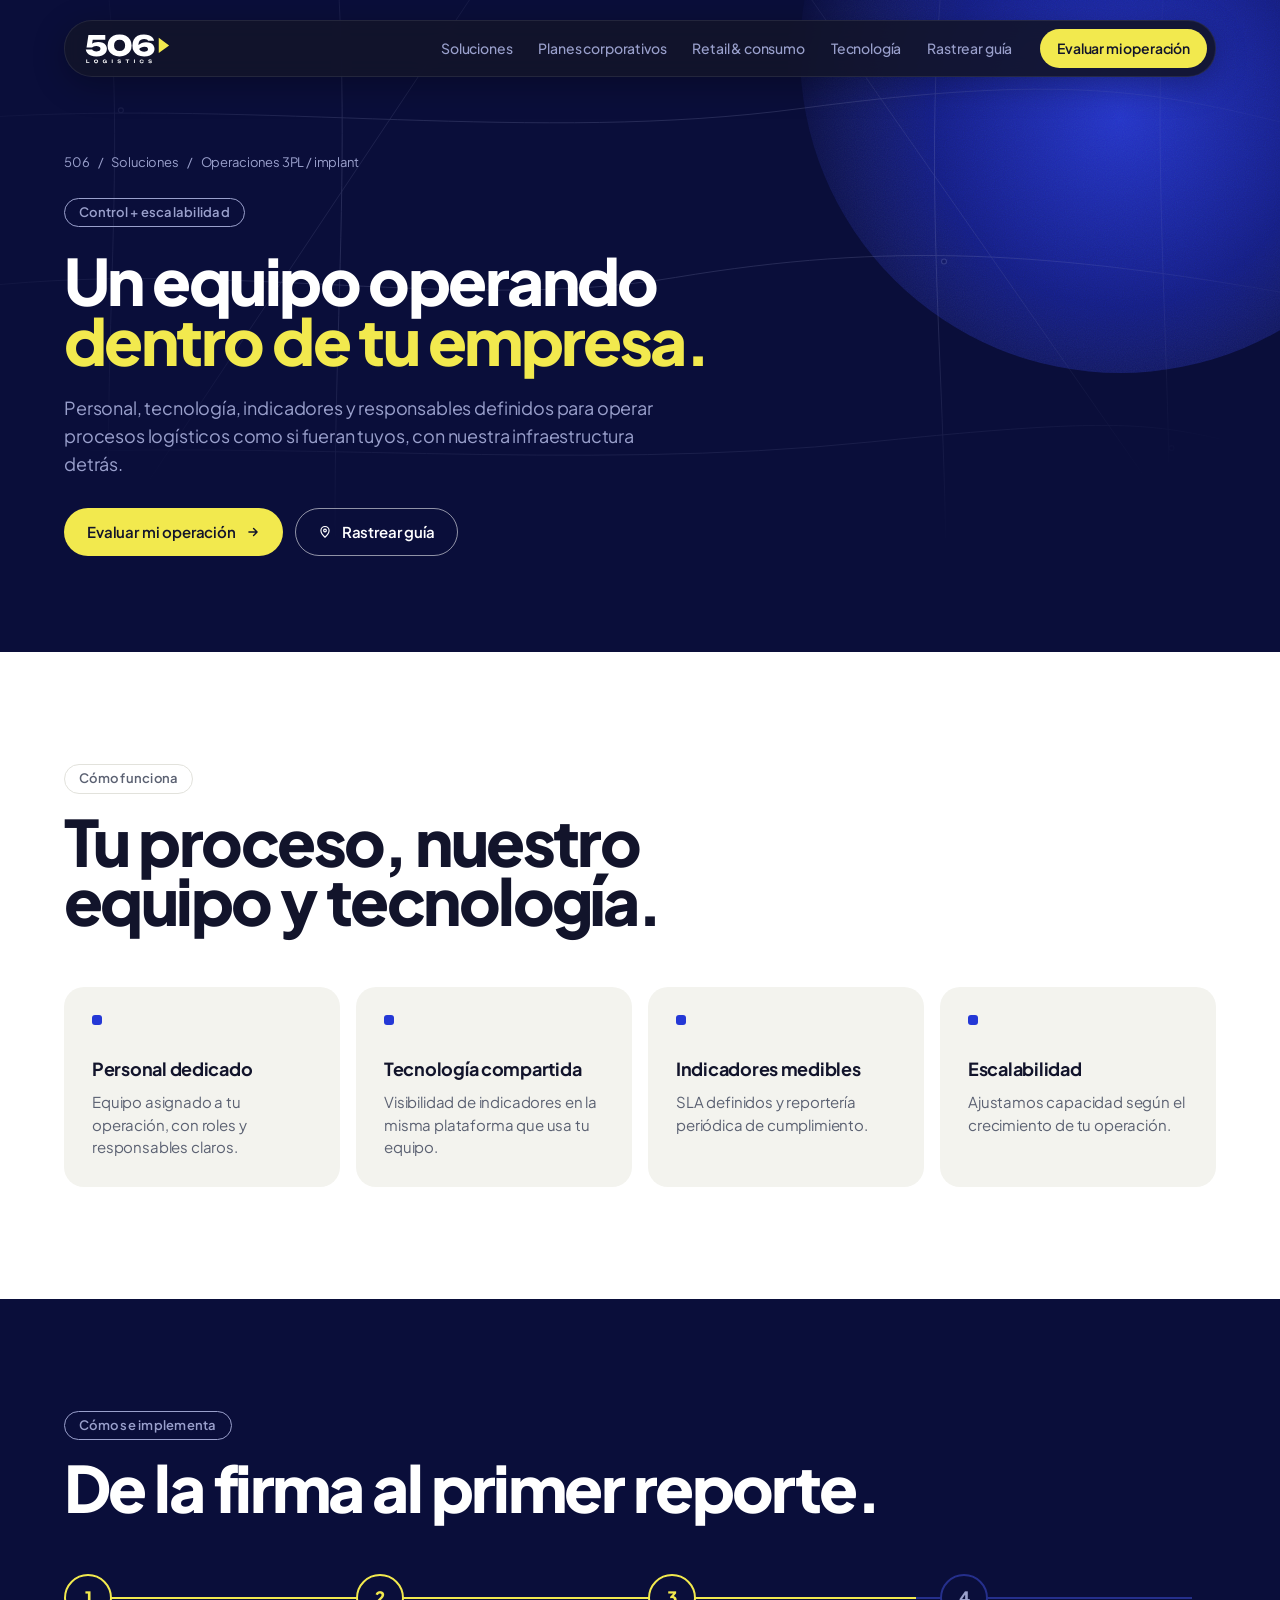
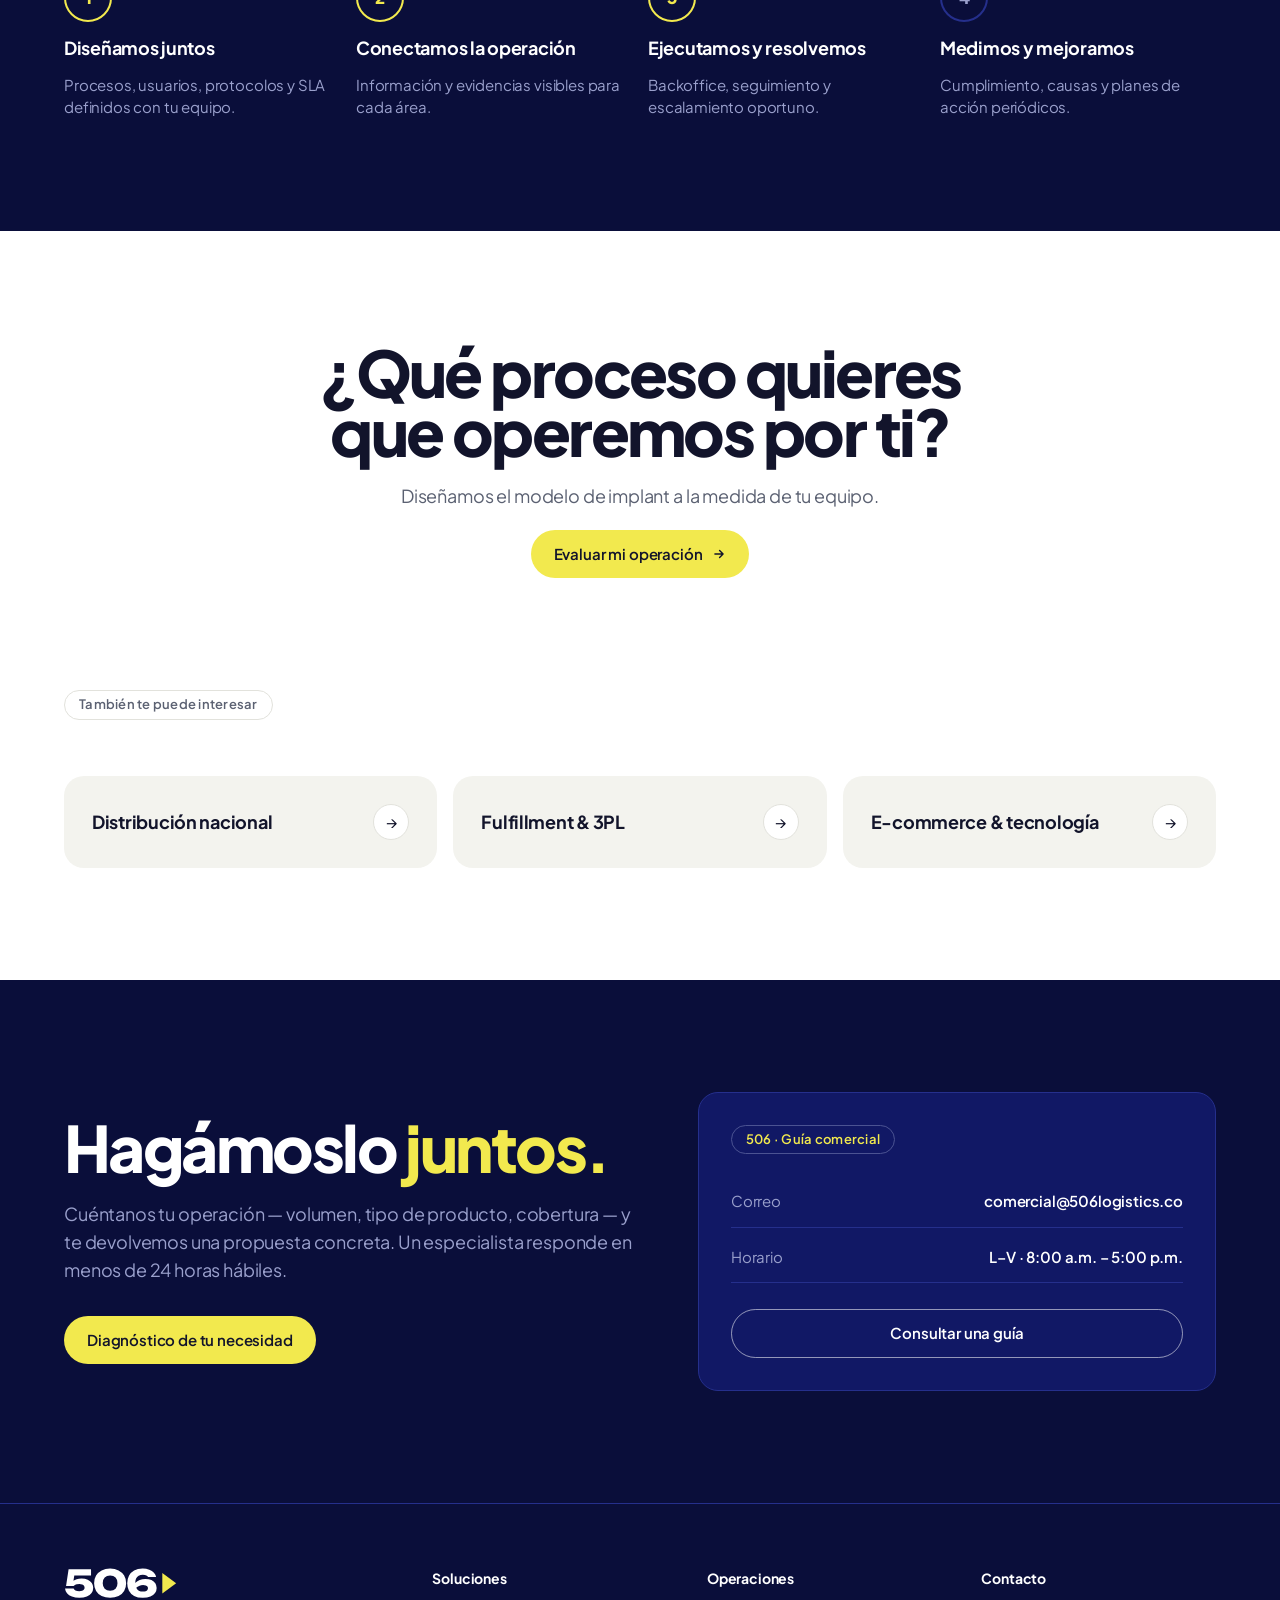
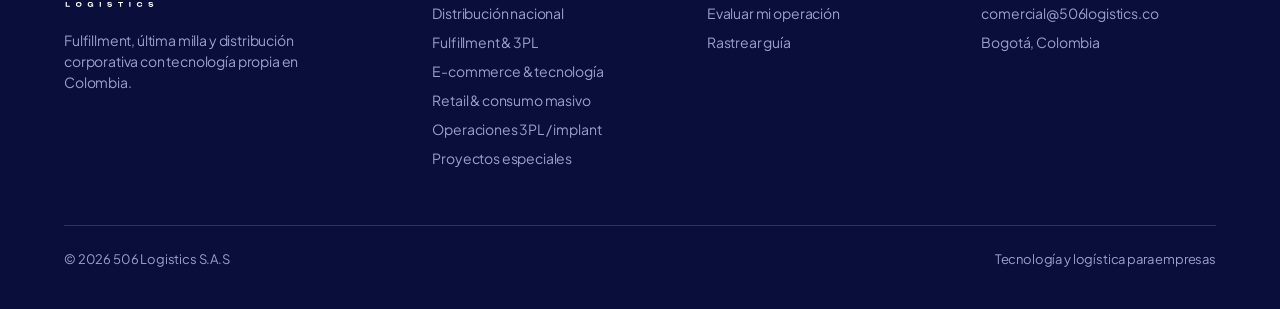
<file: soluciones/operaciones-3pl.html>
<!doctype html>
<html lang="es">
<head>
<meta charset="utf-8">
<meta name="viewport" content="width=device-width,initial-scale=1,viewport-fit=cover">
<title>Operaciones 3PL e implant · 506 Logistics</title>
<link rel="icon" type="image/svg+xml" href="[data-uri]">
<meta name="description" content="Personal, tecnología, indicadores y responsables para operar como una extensión de tu empresa.">
<link rel="preconnect" href="https://fonts.googleapis.com">
<link rel="preconnect" href="https://fonts.gstatic.com" crossorigin>
<link href="https://fonts.googleapis.com/css2?family=Plus+Jakarta+Sans:wght@400;500;600;700;800&family=Instrument+Serif:ital@0;1&display=swap" rel="stylesheet">
<link rel="stylesheet" href="../v2.css?v=9">
</head>
<body>


<!-- ============ NAV ============ -->
<div class="nav" id="nav">
  <div class="wrap">
    <div class="nav-bar">
      <a href="../index.html" class="mark" aria-label="506 Logistics, inicio"><svg class="logo" viewBox="0 -4 374.4 132.8" role="img" aria-label="506 Logistics"><path fill="#fff" d="M6.82 56.05L15.25 0L89.78 0L89.78 20.96L34.22 20.96L31.37 38.69Q35.84 35.34 42.04 33.23L42.04 33.23Q48.86 31 58.16 31L58.16 31Q70.06 31 78.74 34.84Q87.42 38.69 92.19 45.51Q96.97 52.33 96.97 61.38L96.97 61.38Q96.97 71.30 91.51 78.86Q86.06 86.43 75.70 90.77Q65.35 95.11 50.84 95.11L50.84 95.11Q36.83 95.11 26.35 91.02Q15.87 86.92 9.98 79.92Q4.09 72.91 3.47 64.36L3.47 64.36L31.99 64.36Q32.98 68.20 37.88 70.68Q42.78 73.16 50.84 73.16L50.84 73.16Q56.30 73.16 60.20 71.73Q64.11 70.31 66.22 67.64Q68.32 64.98 68.32 61.26L68.32 61.26Q68.32 57.78 66.34 55.06Q64.36 52.33 60.51 50.84Q56.67 49.35 51.21 49.35L51.21 49.35Q46.62 49.35 42.90 50.28Q39.18 51.21 36.52 52.76Q33.85 54.31 31.87 56.05L31.87 56.05L6.82 56.05ZM153.14 95.11L153.14 95.11Q137.02 95.11 125.05 89.03Q113.09 82.96 106.52 72.04Q99.94 61.13 99.94 46.50L99.94 46.50Q99.94 31.87 106.52 20.96Q113.09 10.04 125.05 3.97Q137.02-2.11 153.14-2.11L153.14-2.11Q169.14-2.11 181.10 3.97Q193.07 10.04 199.70 20.96Q206.34 31.87 206.34 46.50L206.34 46.50Q206.34 61.13 199.70 72.04Q193.07 82.96 181.10 89.03Q169.14 95.11 153.14 95.11ZM153.14 71.80L153.14 71.80Q164.80 71.80 171.18 65.16Q177.57 58.53 177.57 46.50L177.57 46.50Q177.57 34.35 171.18 27.78Q164.80 21.20 153.14 21.20L153.14 21.20Q141.61 21.20 135.10 27.78Q128.59 34.35 128.59 46.50L128.59 46.50Q128.59 58.53 135.10 65.16Q141.61 71.80 153.14 71.80ZM261.14-2.11L261.14-2.11Q273.54-2.11 283.15 1.67Q292.76 5.46 298.65 11.84Q304.54 18.23 305.78 26.29L305.78 26.29L279.37 26.29Q277.76 22.94 273.54 20.71Q269.33 18.48 261.89 18.48L261.89 18.48Q253.46 18.48 247.81 21.58Q242.17 24.68 239.38 30.63Q236.59 36.58 236.59 45.26L236.59 45.26Q236.59 45.38 236.59 45.51L236.59 45.51Q236.84 45.14 237.09 44.89L237.09 44.89Q243.04 39.06 251.29 35.65Q259.53 32.24 270.07 32.24L270.07 32.24Q281.85 32.24 290.22 36.08Q298.59 39.93 303.12 46.75Q307.64 53.57 307.64 62.50L307.64 62.50Q307.64 71.92 302.31 79.30Q296.98 86.68 286.81 90.89Q276.64 95.11 261.76 95.11L261.76 95.11Q244.28 95.11 232.75 88.91Q221.22 82.71 215.57 71.73Q209.93 60.76 209.93 46.62Q209.93 32.49 215.64 21.45Q221.34 10.42 232.75 4.15Q244.16-2.11 261.14-2.11ZM239.82 61.88L239.82 61.88Q242.79 68.08 248.37 71.18L248.37 71.18Q254.08 74.40 262.26 74.40L262.26 74.40Q267.59 74.40 271.31 72.91Q275.03 71.42 276.89 68.94Q278.75 66.46 278.75 63.49L278.75 63.49Q278.75 60.14 276.95 57.72Q275.16 55.30 271.56 54.06Q267.96 52.82 262.76 52.82L262.76 52.82Q255.69 52.82 249.12 55.68L249.12 55.68Q244.28 57.91 239.82 61.88Z"></path><path fill="#F2E94E" d="M326.4 12.5L372.4 46.5L326.4 80.5Z"></path><path fill="#fff" d="M5.53 109L9.50 109L9.50 121.24L19.52 121.24L19.52 124.75L5.53 124.75L5.53 109ZM48.88 125.09L48.88 125.09Q46.10 125.09 44.02 124.06Q41.93 123.03 40.77 121.18Q39.62 119.33 39.62 116.88L39.62 116.88Q39.62 114.42 40.77 112.57Q41.93 110.72 44.02 109.69Q46.10 108.66 48.88 108.66L48.88 108.66Q51.65 108.66 53.74 109.69Q55.83 110.72 56.99 112.57Q58.16 114.42 58.16 116.88L58.16 116.88Q58.16 119.33 56.99 121.18Q55.83 123.03 53.74 124.06Q51.65 125.09 48.88 125.09ZM48.88 121.54L48.88 121.54Q50.52 121.54 51.69 120.98Q52.87 120.42 53.51 119.37Q54.15 118.32 54.15 116.88L54.15 116.88Q54.15 115.43 53.51 114.38Q52.87 113.33 51.69 112.77Q50.52 112.21 48.88 112.21L48.88 112.21Q47.26 112.21 46.08 112.77Q44.91 113.33 44.26 114.38Q43.61 115.43 43.61 116.88L43.61 116.88Q43.61 118.32 44.26 119.37Q44.91 120.42 46.08 120.98Q47.26 121.54 48.88 121.54ZM93.23 119.52L88.59 119.52L88.59 116.71L96.84 116.71L96.84 124.75L94.01 124.75L93.82 122.46Q93.61 122.71 93.38 122.92L93.38 122.92Q92.39 123.93 90.94 124.51Q89.49 125.09 87.56 125.09L87.56 125.09Q85.71 125.09 84.10 124.54Q82.50 123.99 81.28 122.94Q80.06 121.89 79.39 120.36Q78.72 118.83 78.72 116.88Q78.72 114.92 79.40 113.39Q80.08 111.86 81.31 110.81Q82.54 109.76 84.19 109.21Q85.84 108.66 87.79 108.66L87.79 108.66Q90.33 108.66 92.21 109.46Q94.09 110.26 95.23 111.65Q96.38 113.03 96.69 114.84L96.69 114.84L92.68 114.84Q92.47 113.96 91.80 113.33Q91.13 112.70 90.11 112.35Q89.09 112.00 87.79 112.00L87.79 112.00Q86.22 112.00 85.08 112.56Q83.95 113.12 83.32 114.20Q82.69 115.28 82.69 116.88Q82.69 118.47 83.36 119.58Q84.03 120.70 85.25 121.26Q86.47 121.83 88.13 121.83L88.13 121.83Q89.74 121.83 90.97 121.35Q92.20 120.86 92.94 119.96L92.94 119.96Q93.10 119.75 93.23 119.52L93.23 119.52ZM118.47 124.75L118.47 109L122.44 109L122.44 124.75L118.47 124.75ZM143.65 119.61L143.65 119.61L147.66 119.61Q147.77 120.32 148.31 120.86Q148.86 121.41 149.77 121.70Q150.69 122.00 151.90 122.00L151.90 122.00Q153.65 122.00 154.64 121.52Q155.64 121.03 155.64 120.15L155.64 120.15Q155.64 119.48 155.06 119.11Q154.49 118.74 152.91 118.58L152.91 118.58L149.87 118.26Q146.69 117.95 145.28 116.79Q143.86 115.64 143.86 113.64L143.86 113.64Q143.86 112.07 144.79 110.95Q145.73 109.84 147.42 109.25Q149.11 108.66 151.38 108.66L151.38 108.66Q153.63 108.66 155.35 109.31Q157.07 109.97 158.10 111.12Q159.13 112.28 159.21 113.83L159.21 113.83L155.20 113.83Q155.12 113.18 154.62 112.73Q154.13 112.28 153.30 112.01Q152.47 111.75 151.31 111.75L151.31 111.75Q149.72 111.75 148.78 112.20Q147.85 112.65 147.85 113.49L147.85 113.49Q147.85 114.12 148.41 114.48Q148.96 114.84 150.39 115.01L150.39 115.01L153.60 115.36Q155.81 115.59 157.13 116.10Q158.45 116.60 159.04 117.48Q159.63 118.37 159.63 119.71L159.63 119.71Q159.63 121.33 158.65 122.53Q157.68 123.74 155.92 124.41Q154.17 125.09 151.84 125.09L151.84 125.09Q149.42 125.09 147.61 124.39Q145.79 123.70 144.75 122.47Q143.71 121.24 143.65 119.61ZM179.64 112.51L179.64 109L195.88 109L195.88 112.51L189.75 112.51L189.75 124.75L185.78 124.75L185.78 112.51L179.64 112.51ZM216.69 124.75L216.69 109L220.66 109L220.66 124.75L216.69 124.75ZM255.92 118.24L259.91 118.24Q259.68 120.28 258.50 121.82Q257.32 123.36 255.39 124.22Q253.46 125.09 251.00 125.09L251.00 125.09Q248.27 125.09 246.22 124.06Q244.18 123.03 243.04 121.18Q241.91 119.33 241.91 116.88L241.91 116.88Q241.91 114.42 243.04 112.57Q244.18 110.72 246.22 109.69Q248.27 108.66 251.00 108.66L251.00 108.66Q253.46 108.66 255.39 109.53Q257.32 110.39 258.50 111.92Q259.68 113.45 259.91 115.51L259.91 115.51L255.92 115.51Q255.71 114.44 255.07 113.68Q254.43 112.93 253.39 112.52Q252.35 112.11 250.98 112.11L250.98 112.11Q249.41 112.11 248.27 112.69Q247.14 113.26 246.53 114.33Q245.92 115.41 245.92 116.88L245.92 116.88Q245.92 118.34 246.53 119.42Q247.14 120.49 248.27 121.06Q249.41 121.64 250.98 121.64L250.98 121.64Q252.35 121.64 253.39 121.24Q254.43 120.84 255.07 120.09Q255.71 119.33 255.92 118.24L255.92 118.24ZM280.28 119.61L280.28 119.61L284.29 119.61Q284.39 120.32 284.94 120.86Q285.48 121.41 286.40 121.70Q287.31 122.00 288.53 122.00L288.53 122.00Q290.27 122.00 291.27 121.52Q292.27 121.03 292.27 120.15L292.27 120.15Q292.27 119.48 291.69 119.11Q291.11 118.74 289.54 118.58L289.54 118.58L286.49 118.26Q283.32 117.95 281.90 116.79Q280.49 115.64 280.49 113.64L280.49 113.64Q280.49 112.07 281.42 110.95Q282.35 109.84 284.05 109.25Q285.74 108.66 288.00 108.66L288.00 108.66Q290.25 108.66 291.97 109.31Q293.69 109.97 294.72 111.12Q295.75 112.28 295.84 113.83L295.84 113.83L291.83 113.83Q291.74 113.18 291.25 112.73Q290.75 112.28 289.93 112.01Q289.10 111.75 287.94 111.75L287.94 111.75Q286.34 111.75 285.41 112.20Q284.48 112.65 284.48 113.49L284.48 113.49Q284.48 114.12 285.03 114.48Q285.59 114.84 287.02 115.01L287.02 115.01L290.23 115.36Q292.43 115.59 293.76 116.10Q295.08 116.60 295.67 117.48Q296.26 118.37 296.26 119.71L296.26 119.71Q296.26 121.33 295.28 122.53Q294.30 123.74 292.55 124.41Q290.80 125.09 288.47 125.09L288.47 125.09Q286.05 125.09 284.23 124.39Q282.42 123.70 281.38 122.47Q280.34 121.24 280.28 119.61Z"></path></svg></a>
      <nav class="nav-links" aria-label="Principal">
        <a href="../index.html#soluciones">Soluciones</a>
        <a href="../index.html#planes">Planes corporativos</a>
        <a href="../soluciones/retail-consumo.html">Retail &amp; consumo</a>
        <a href="../index.html#porque-506">Tecnología</a>
        <a href="https://rastreo.506logistics.co" target="_blank" rel="noopener">Rastrear guía</a>
      </nav>
      <div class="nav-actions">
        <a class="btn btn--signal" href="../asesor.html">Evaluar mi operación</a>
      </div>
      <button class="burger" id="burger" aria-label="Abrir menú" aria-expanded="false">
        <svg width="18" height="18" viewBox="0 0 24 24" fill="none" stroke="currentColor" stroke-width="2" stroke-linecap="round"><path d="M4 7h16M4 12h16M4 17h16"/></svg>
      </button>
    </div>
    <div class="nav-drawer">
      <a href="../index.html#soluciones">Soluciones</a>
      <a href="../index.html#planes">Planes corporativos</a>
      <a href="../soluciones/retail-consumo.html">Retail &amp; consumo</a>
      <a href="../index.html#porque-506">Tecnología</a>
      <a href="https://rastreo.506logistics.co" target="_blank" rel="noopener">Rastrear guía</a>
      <a class="btn btn--signal" href="../asesor.html">Evaluar mi operación</a>
    </div>
  </div>
</div>


<section class="band band--dark subhero">
  <div class="orb" aria-hidden="true"></div>
  <svg class="hero-map" viewBox="0 0 1440 900" preserveAspectRatio="xMidYMin slice" aria-hidden="true">
    <!-- Trama abstracta de calles: la ciudad donde se hace la última milla -->
    <g fill="none" stroke="#9aa0cc" stroke-width="1" stroke-linecap="round">
      <path d="M-20 140 C 300 120, 600 170, 900 130 S 1300 110, 1460 150"/>
      <path d="M-20 330 C 260 300, 520 360, 760 320 S 1180 290, 1460 340"/>
      <path d="M-20 520 C 320 500, 640 540, 980 505 S 1300 490, 1460 520"/>
      <path d="M-20 700 C 380 690, 700 720, 1040 690 S 1320 680, 1460 700"/>
      <path d="M120 -20 C 150 250, 90 520, 150 920"/>
      <path d="M380 -20 C 400 300, 350 600, 400 920"/>
      <path d="M1060 -20 C 1030 300, 1090 600, 1050 920"/>
      <path d="M1310 -20 C 1290 280, 1340 580, 1300 920"/>
      <path d="M-40 860 L 560 -40" opacity=".7"/>
      <path d="M880 -40 L 1480 820" opacity=".7"/>
    </g>
    <g fill="#0a0e3a" stroke="#9aa0cc" stroke-width="1.2">
      <circle cx="136" cy="132" r="2.8"/><circle cx="390" cy="318" r="2.8"/><circle cx="1062" cy="302" r="2.8"/>
      <circle cx="1318" cy="512" r="2.8"/><circle cx="144" cy="705" r="2.8"/><circle cx="1045" cy="692" r="2.8"/>
    </g>
  </svg>
  <div class="wrap">
    <div class="subhero-copy">
      <div class="crumb"><a href="../index.html">506</a> <span aria-hidden="true">/</span> <a href="../index.html#soluciones">Soluciones</a> <span aria-hidden="true">/</span> <span>Operaciones 3PL / implant</span></div>
      <span class="eyebrow">Control + escalabilidad</span>
      <h1 class="d-xl">Un equipo operando <em>dentro de tu empresa.</em></h1>
      <p class="lead">Personal, tecnología, indicadores y responsables definidos para operar procesos logísticos como si fueran tuyos, con nuestra infraestructura detrás.</p>
      <div class="subhero-cta"><a class="btn btn--signal" href="../asesor.html?need=implant">Evaluar mi operación <svg viewBox="0 0 24 24" fill="none" stroke="currentColor" stroke-width="2.4" stroke-linecap="round" stroke-linejoin="round"><path d="M5 12h14M13 6l6 6-6 6"/></svg></a><a class="btn btn--ghost" href="https://rastreo.506logistics.co" target="_blank" rel="noopener"><svg viewBox="0 0 24 24" fill="none" stroke="currentColor" stroke-width="2" stroke-linecap="round" stroke-linejoin="round"><path d="M12 21s7-6.2 7-11.5A7 7 0 0 0 5 9.5C5 14.8 12 21 12 21z"/><circle cx="12" cy="9.5" r="2.3"/></svg> Rastrear guía</a></div>
    </div>
  </div>
</section>
<section class="band band--light">
  <div class="wrap">
    <div class="head"><span class="eyebrow">Cómo funciona</span><h2 class="d-xl">Tu proceso, nuestro equipo y tecnología.</h2></div>
    <div class="feats"><div class="feat"><h3 class="h-sm">Personal dedicado</h3><p>Equipo asignado a tu operación, con roles y responsables claros.</p></div><div class="feat"><h3 class="h-sm">Tecnología compartida</h3><p>Visibilidad de indicadores en la misma plataforma que usa tu equipo.</p></div><div class="feat"><h3 class="h-sm">Indicadores medibles</h3><p>SLA definidos y reportería periódica de cumplimiento.</p></div><div class="feat"><h3 class="h-sm">Escalabilidad</h3><p>Ajustamos capacidad según el crecimiento de tu operación.</p></div></div>
  </div>
</section>
<section class="band band--dark">
  <div class="wrap">
    <div class="head"><span class="eyebrow">Cómo se implementa</span><h2 class="d-xl">De la firma al primer reporte.</h2></div>
    <div class="steps"><div class="step"><span class="n">1</span><h3 class="h-sm">Diseñamos juntos</h3><p>Procesos, usuarios, protocolos y SLA definidos con tu equipo.</p></div><div class="step"><span class="n">2</span><h3 class="h-sm">Conectamos la operación</h3><p>Información y evidencias visibles para cada área.</p></div><div class="step"><span class="n">3</span><h3 class="h-sm">Ejecutamos y resolvemos</h3><p>Backoffice, seguimiento y escalamiento oportuno.</p></div><div class="step"><span class="n">4</span><h3 class="h-sm">Medimos y mejoramos</h3><p>Cumplimiento, causas y planes de acción periódicos.</p></div></div>
  </div>
</section>
<section class="band band--light band-cta">
  <div class="wrap">
    
    <h2 class="d-xl">¿Qué proceso quieres que operemos por ti?</h2>
    <p class="lead">Diseñamos el modelo de implant a la medida de tu equipo.</p>
    <a class="btn btn--signal" href="../asesor.html?need=implant">Evaluar mi operación <svg viewBox="0 0 24 24" fill="none" stroke="currentColor" stroke-width="2.4" stroke-linecap="round" stroke-linejoin="round"><path d="M5 12h14M13 6l6 6-6 6"/></svg></a>
  </div>
</section>
<section class="band band--light" style="padding-top:0">
  <div class="wrap">
    <div class="head"><span class="eyebrow">También te puede interesar</span></div>
    <div class="related"><a class="rel" href="distribucion-nacional.html"><h3 class="h-sm">Distribución nacional</h3><span class="arrow" aria-hidden="true">→</span></a><a class="rel" href="fulfillment-3pl.html"><h3 class="h-sm">Fulfillment &amp; 3PL</h3><span class="arrow" aria-hidden="true">→</span></a><a class="rel" href="ecommerce-tecnologia.html"><h3 class="h-sm">E-commerce &amp; tecnología</h3><span class="arrow" aria-hidden="true">→</span></a></div>
  </div>
</section>

<!-- ============ CONTACTO ============ -->
<section class="band band--dark" id="contacto">
  <div class="wrap contact">
    <div>
      <h2 class="d-xl">Hagámoslo <span class="hl">juntos.</span></h2>
      <p class="lead">Cuéntanos tu operación — volumen, tipo de producto, cobertura — y te devolvemos una propuesta concreta. Un especialista responde en menos de 24 horas hábiles.</p>
      <div class="hero-cta" style="justify-content:flex-start;margin-top:32px;">
        <a class="btn btn--signal" href="../asesor.html">Diagnóstico de tu necesidad</a>
      </div>
    </div>
    <div class="waybill">
      <span class="eyebrow">506 · Guía comercial</span>
      <div class="wf"><span>Correo</span><b>comercial@506logistics.co</b></div>
      <div class="wf"><span>Horario</span><b>L–V · 8:00 a.m. – 5:00 p.m.</b></div>
      <a class="btn btn--ghost" href="https://rastreo.506logistics.co" target="_blank" rel="noopener">Consultar una guía</a>
    </div>
  </div>
</section>

<footer>
  <div class="wrap">
    <div class="foot">
      <div>
        <a href="../index.html" class="mark" style="color:#fff"><svg class="logo" viewBox="0 -4 374.4 132.8" role="img" aria-label="506 Logistics"><path fill="#fff" d="M6.82 56.05L15.25 0L89.78 0L89.78 20.96L34.22 20.96L31.37 38.69Q35.84 35.34 42.04 33.23L42.04 33.23Q48.86 31 58.16 31L58.16 31Q70.06 31 78.74 34.84Q87.42 38.69 92.19 45.51Q96.97 52.33 96.97 61.38L96.97 61.38Q96.97 71.30 91.51 78.86Q86.06 86.43 75.70 90.77Q65.35 95.11 50.84 95.11L50.84 95.11Q36.83 95.11 26.35 91.02Q15.87 86.92 9.98 79.92Q4.09 72.91 3.47 64.36L3.47 64.36L31.99 64.36Q32.98 68.20 37.88 70.68Q42.78 73.16 50.84 73.16L50.84 73.16Q56.30 73.16 60.20 71.73Q64.11 70.31 66.22 67.64Q68.32 64.98 68.32 61.26L68.32 61.26Q68.32 57.78 66.34 55.06Q64.36 52.33 60.51 50.84Q56.67 49.35 51.21 49.35L51.21 49.35Q46.62 49.35 42.90 50.28Q39.18 51.21 36.52 52.76Q33.85 54.31 31.87 56.05L31.87 56.05L6.82 56.05ZM153.14 95.11L153.14 95.11Q137.02 95.11 125.05 89.03Q113.09 82.96 106.52 72.04Q99.94 61.13 99.94 46.50L99.94 46.50Q99.94 31.87 106.52 20.96Q113.09 10.04 125.05 3.97Q137.02-2.11 153.14-2.11L153.14-2.11Q169.14-2.11 181.10 3.97Q193.07 10.04 199.70 20.96Q206.34 31.87 206.34 46.50L206.34 46.50Q206.34 61.13 199.70 72.04Q193.07 82.96 181.10 89.03Q169.14 95.11 153.14 95.11ZM153.14 71.80L153.14 71.80Q164.80 71.80 171.18 65.16Q177.57 58.53 177.57 46.50L177.57 46.50Q177.57 34.35 171.18 27.78Q164.80 21.20 153.14 21.20L153.14 21.20Q141.61 21.20 135.10 27.78Q128.59 34.35 128.59 46.50L128.59 46.50Q128.59 58.53 135.10 65.16Q141.61 71.80 153.14 71.80ZM261.14-2.11L261.14-2.11Q273.54-2.11 283.15 1.67Q292.76 5.46 298.65 11.84Q304.54 18.23 305.78 26.29L305.78 26.29L279.37 26.29Q277.76 22.94 273.54 20.71Q269.33 18.48 261.89 18.48L261.89 18.48Q253.46 18.48 247.81 21.58Q242.17 24.68 239.38 30.63Q236.59 36.58 236.59 45.26L236.59 45.26Q236.59 45.38 236.59 45.51L236.59 45.51Q236.84 45.14 237.09 44.89L237.09 44.89Q243.04 39.06 251.29 35.65Q259.53 32.24 270.07 32.24L270.07 32.24Q281.85 32.24 290.22 36.08Q298.59 39.93 303.12 46.75Q307.64 53.57 307.64 62.50L307.64 62.50Q307.64 71.92 302.31 79.30Q296.98 86.68 286.81 90.89Q276.64 95.11 261.76 95.11L261.76 95.11Q244.28 95.11 232.75 88.91Q221.22 82.71 215.57 71.73Q209.93 60.76 209.93 46.62Q209.93 32.49 215.64 21.45Q221.34 10.42 232.75 4.15Q244.16-2.11 261.14-2.11ZM239.82 61.88L239.82 61.88Q242.79 68.08 248.37 71.18L248.37 71.18Q254.08 74.40 262.26 74.40L262.26 74.40Q267.59 74.40 271.31 72.91Q275.03 71.42 276.89 68.94Q278.75 66.46 278.75 63.49L278.75 63.49Q278.75 60.14 276.95 57.72Q275.16 55.30 271.56 54.06Q267.96 52.82 262.76 52.82L262.76 52.82Q255.69 52.82 249.12 55.68L249.12 55.68Q244.28 57.91 239.82 61.88Z"></path><path fill="#F2E94E" d="M326.4 12.5L372.4 46.5L326.4 80.5Z"></path><path fill="#fff" d="M5.53 109L9.50 109L9.50 121.24L19.52 121.24L19.52 124.75L5.53 124.75L5.53 109ZM48.88 125.09L48.88 125.09Q46.10 125.09 44.02 124.06Q41.93 123.03 40.77 121.18Q39.62 119.33 39.62 116.88L39.62 116.88Q39.62 114.42 40.77 112.57Q41.93 110.72 44.02 109.69Q46.10 108.66 48.88 108.66L48.88 108.66Q51.65 108.66 53.74 109.69Q55.83 110.72 56.99 112.57Q58.16 114.42 58.16 116.88L58.16 116.88Q58.16 119.33 56.99 121.18Q55.83 123.03 53.74 124.06Q51.65 125.09 48.88 125.09ZM48.88 121.54L48.88 121.54Q50.52 121.54 51.69 120.98Q52.87 120.42 53.51 119.37Q54.15 118.32 54.15 116.88L54.15 116.88Q54.15 115.43 53.51 114.38Q52.87 113.33 51.69 112.77Q50.52 112.21 48.88 112.21L48.88 112.21Q47.26 112.21 46.08 112.77Q44.91 113.33 44.26 114.38Q43.61 115.43 43.61 116.88L43.61 116.88Q43.61 118.32 44.26 119.37Q44.91 120.42 46.08 120.98Q47.26 121.54 48.88 121.54ZM93.23 119.52L88.59 119.52L88.59 116.71L96.84 116.71L96.84 124.75L94.01 124.75L93.82 122.46Q93.61 122.71 93.38 122.92L93.38 122.92Q92.39 123.93 90.94 124.51Q89.49 125.09 87.56 125.09L87.56 125.09Q85.71 125.09 84.10 124.54Q82.50 123.99 81.28 122.94Q80.06 121.89 79.39 120.36Q78.72 118.83 78.72 116.88Q78.72 114.92 79.40 113.39Q80.08 111.86 81.31 110.81Q82.54 109.76 84.19 109.21Q85.84 108.66 87.79 108.66L87.79 108.66Q90.33 108.66 92.21 109.46Q94.09 110.26 95.23 111.65Q96.38 113.03 96.69 114.84L96.69 114.84L92.68 114.84Q92.47 113.96 91.80 113.33Q91.13 112.70 90.11 112.35Q89.09 112.00 87.79 112.00L87.79 112.00Q86.22 112.00 85.08 112.56Q83.95 113.12 83.32 114.20Q82.69 115.28 82.69 116.88Q82.69 118.47 83.36 119.58Q84.03 120.70 85.25 121.26Q86.47 121.83 88.13 121.83L88.13 121.83Q89.74 121.83 90.97 121.35Q92.20 120.86 92.94 119.96L92.94 119.96Q93.10 119.75 93.23 119.52L93.23 119.52ZM118.47 124.75L118.47 109L122.44 109L122.44 124.75L118.47 124.75ZM143.65 119.61L143.65 119.61L147.66 119.61Q147.77 120.32 148.31 120.86Q148.86 121.41 149.77 121.70Q150.69 122.00 151.90 122.00L151.90 122.00Q153.65 122.00 154.64 121.52Q155.64 121.03 155.64 120.15L155.64 120.15Q155.64 119.48 155.06 119.11Q154.49 118.74 152.91 118.58L152.91 118.58L149.87 118.26Q146.69 117.95 145.28 116.79Q143.86 115.64 143.86 113.64L143.86 113.64Q143.86 112.07 144.79 110.95Q145.73 109.84 147.42 109.25Q149.11 108.66 151.38 108.66L151.38 108.66Q153.63 108.66 155.35 109.31Q157.07 109.97 158.10 111.12Q159.13 112.28 159.21 113.83L159.21 113.83L155.20 113.83Q155.12 113.18 154.62 112.73Q154.13 112.28 153.30 112.01Q152.47 111.75 151.31 111.75L151.31 111.75Q149.72 111.75 148.78 112.20Q147.85 112.65 147.85 113.49L147.85 113.49Q147.85 114.12 148.41 114.48Q148.96 114.84 150.39 115.01L150.39 115.01L153.60 115.36Q155.81 115.59 157.13 116.10Q158.45 116.60 159.04 117.48Q159.63 118.37 159.63 119.71L159.63 119.71Q159.63 121.33 158.65 122.53Q157.68 123.74 155.92 124.41Q154.17 125.09 151.84 125.09L151.84 125.09Q149.42 125.09 147.61 124.39Q145.79 123.70 144.75 122.47Q143.71 121.24 143.65 119.61ZM179.64 112.51L179.64 109L195.88 109L195.88 112.51L189.75 112.51L189.75 124.75L185.78 124.75L185.78 112.51L179.64 112.51ZM216.69 124.75L216.69 109L220.66 109L220.66 124.75L216.69 124.75ZM255.92 118.24L259.91 118.24Q259.68 120.28 258.50 121.82Q257.32 123.36 255.39 124.22Q253.46 125.09 251.00 125.09L251.00 125.09Q248.27 125.09 246.22 124.06Q244.18 123.03 243.04 121.18Q241.91 119.33 241.91 116.88L241.91 116.88Q241.91 114.42 243.04 112.57Q244.18 110.72 246.22 109.69Q248.27 108.66 251.00 108.66L251.00 108.66Q253.46 108.66 255.39 109.53Q257.32 110.39 258.50 111.92Q259.68 113.45 259.91 115.51L259.91 115.51L255.92 115.51Q255.71 114.44 255.07 113.68Q254.43 112.93 253.39 112.52Q252.35 112.11 250.98 112.11L250.98 112.11Q249.41 112.11 248.27 112.69Q247.14 113.26 246.53 114.33Q245.92 115.41 245.92 116.88L245.92 116.88Q245.92 118.34 246.53 119.42Q247.14 120.49 248.27 121.06Q249.41 121.64 250.98 121.64L250.98 121.64Q252.35 121.64 253.39 121.24Q254.43 120.84 255.07 120.09Q255.71 119.33 255.92 118.24L255.92 118.24ZM280.28 119.61L280.28 119.61L284.29 119.61Q284.39 120.32 284.94 120.86Q285.48 121.41 286.40 121.70Q287.31 122.00 288.53 122.00L288.53 122.00Q290.27 122.00 291.27 121.52Q292.27 121.03 292.27 120.15L292.27 120.15Q292.27 119.48 291.69 119.11Q291.11 118.74 289.54 118.58L289.54 118.58L286.49 118.26Q283.32 117.95 281.90 116.79Q280.49 115.64 280.49 113.64L280.49 113.64Q280.49 112.07 281.42 110.95Q282.35 109.84 284.05 109.25Q285.74 108.66 288.00 108.66L288.00 108.66Q290.25 108.66 291.97 109.31Q293.69 109.97 294.72 111.12Q295.75 112.28 295.84 113.83L295.84 113.83L291.83 113.83Q291.74 113.18 291.25 112.73Q290.75 112.28 289.93 112.01Q289.10 111.75 287.94 111.75L287.94 111.75Q286.34 111.75 285.41 112.20Q284.48 112.65 284.48 113.49L284.48 113.49Q284.48 114.12 285.03 114.48Q285.59 114.84 287.02 115.01L287.02 115.01L290.23 115.36Q292.43 115.59 293.76 116.10Q295.08 116.60 295.67 117.48Q296.26 118.37 296.26 119.71L296.26 119.71Q296.26 121.33 295.28 122.53Q294.30 123.74 292.55 124.41Q290.80 125.09 288.47 125.09L288.47 125.09Q286.05 125.09 284.23 124.39Q282.42 123.70 281.38 122.47Q280.34 121.24 280.28 119.61Z"></path></svg></a>
        <p style="margin-top:16px;max-width:280px;font-size:14px;">Fulfillment, última milla y distribución corporativa con tecnología propia en Colombia.</p>
      </div>
      <div><h5>Soluciones</h5><ul>
        <li><a href="../soluciones/distribucion-nacional.html">Distribución nacional</a></li>
        <li><a href="../soluciones/fulfillment-3pl.html">Fulfillment &amp; 3PL</a></li>
        <li><a href="../soluciones/ecommerce-tecnologia.html">E-commerce &amp; tecnología</a></li>
        <li><a href="../soluciones/retail-consumo.html">Retail &amp; consumo masivo</a></li>
        <li><a href="../soluciones/operaciones-3pl.html">Operaciones 3PL / implant</a></li>
        <li><a href="../soluciones/proyectos-especiales.html">Proyectos especiales</a></li>
      </ul></div>
      <div><h5>Operaciones</h5><ul>
        <li><a href="../asesor.html">Evaluar mi operación</a></li>
        <li><a href="https://rastreo.506logistics.co" target="_blank" rel="noopener">Rastrear guía</a></li>
      </ul></div>
      <div><h5>Contacto</h5><ul>
        <li>comercial@506logistics.co</li>
        <li>Bogotá, Colombia</li>
      </ul></div>
    </div>
    <div class="foot-bottom"><span>© 2026 506 Logistics S.A.S</span><span>Tecnología y logística para empresas</span></div>
  </div>
</footer>

<script>
(function(){
  var nav=document.getElementById('nav'), burger=document.getElementById('burger');
  burger.addEventListener('click',function(){var o=nav.classList.toggle('open');burger.setAttribute('aria-expanded',o?'true':'false');});
  nav.querySelectorAll('.nav-drawer a').forEach(function(a){a.addEventListener('click',function(){nav.classList.remove('open');burger.setAttribute('aria-expanded','false');});});
})();
</script>
</body>
</html>
</file>
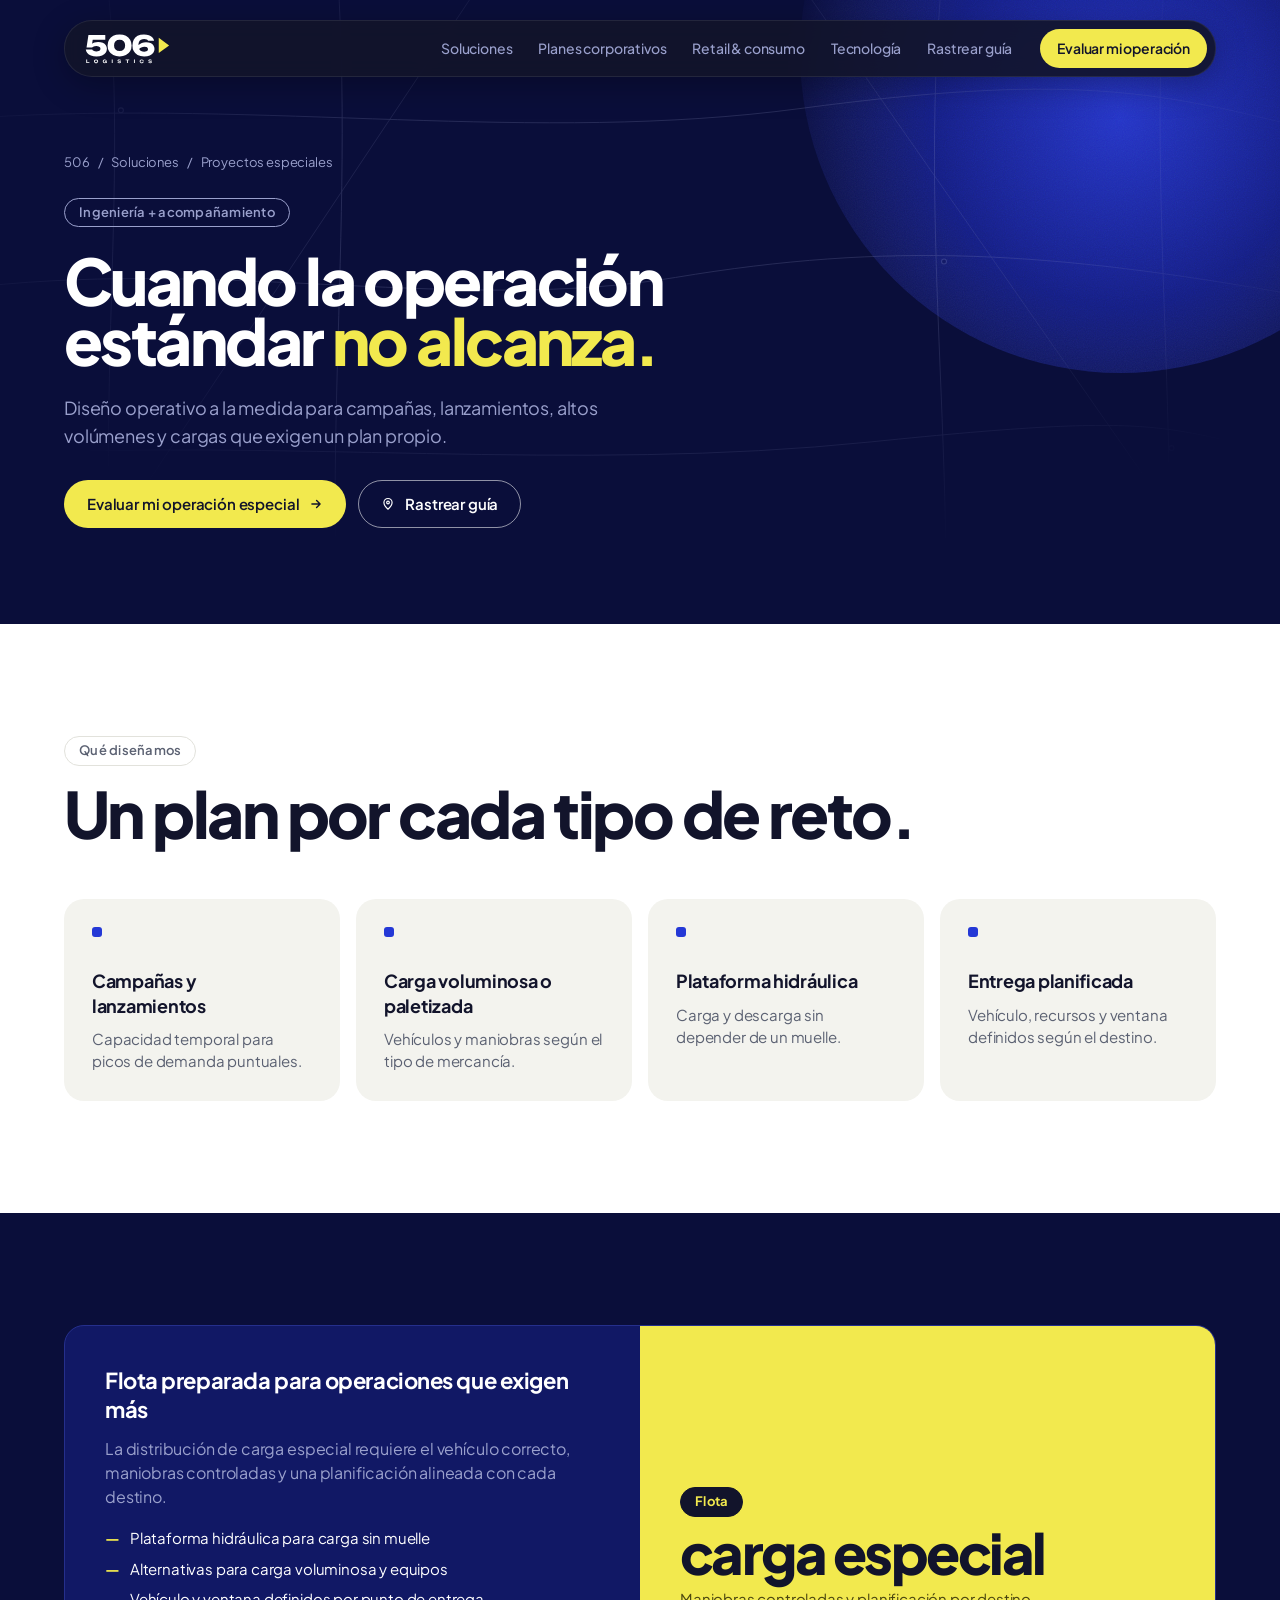
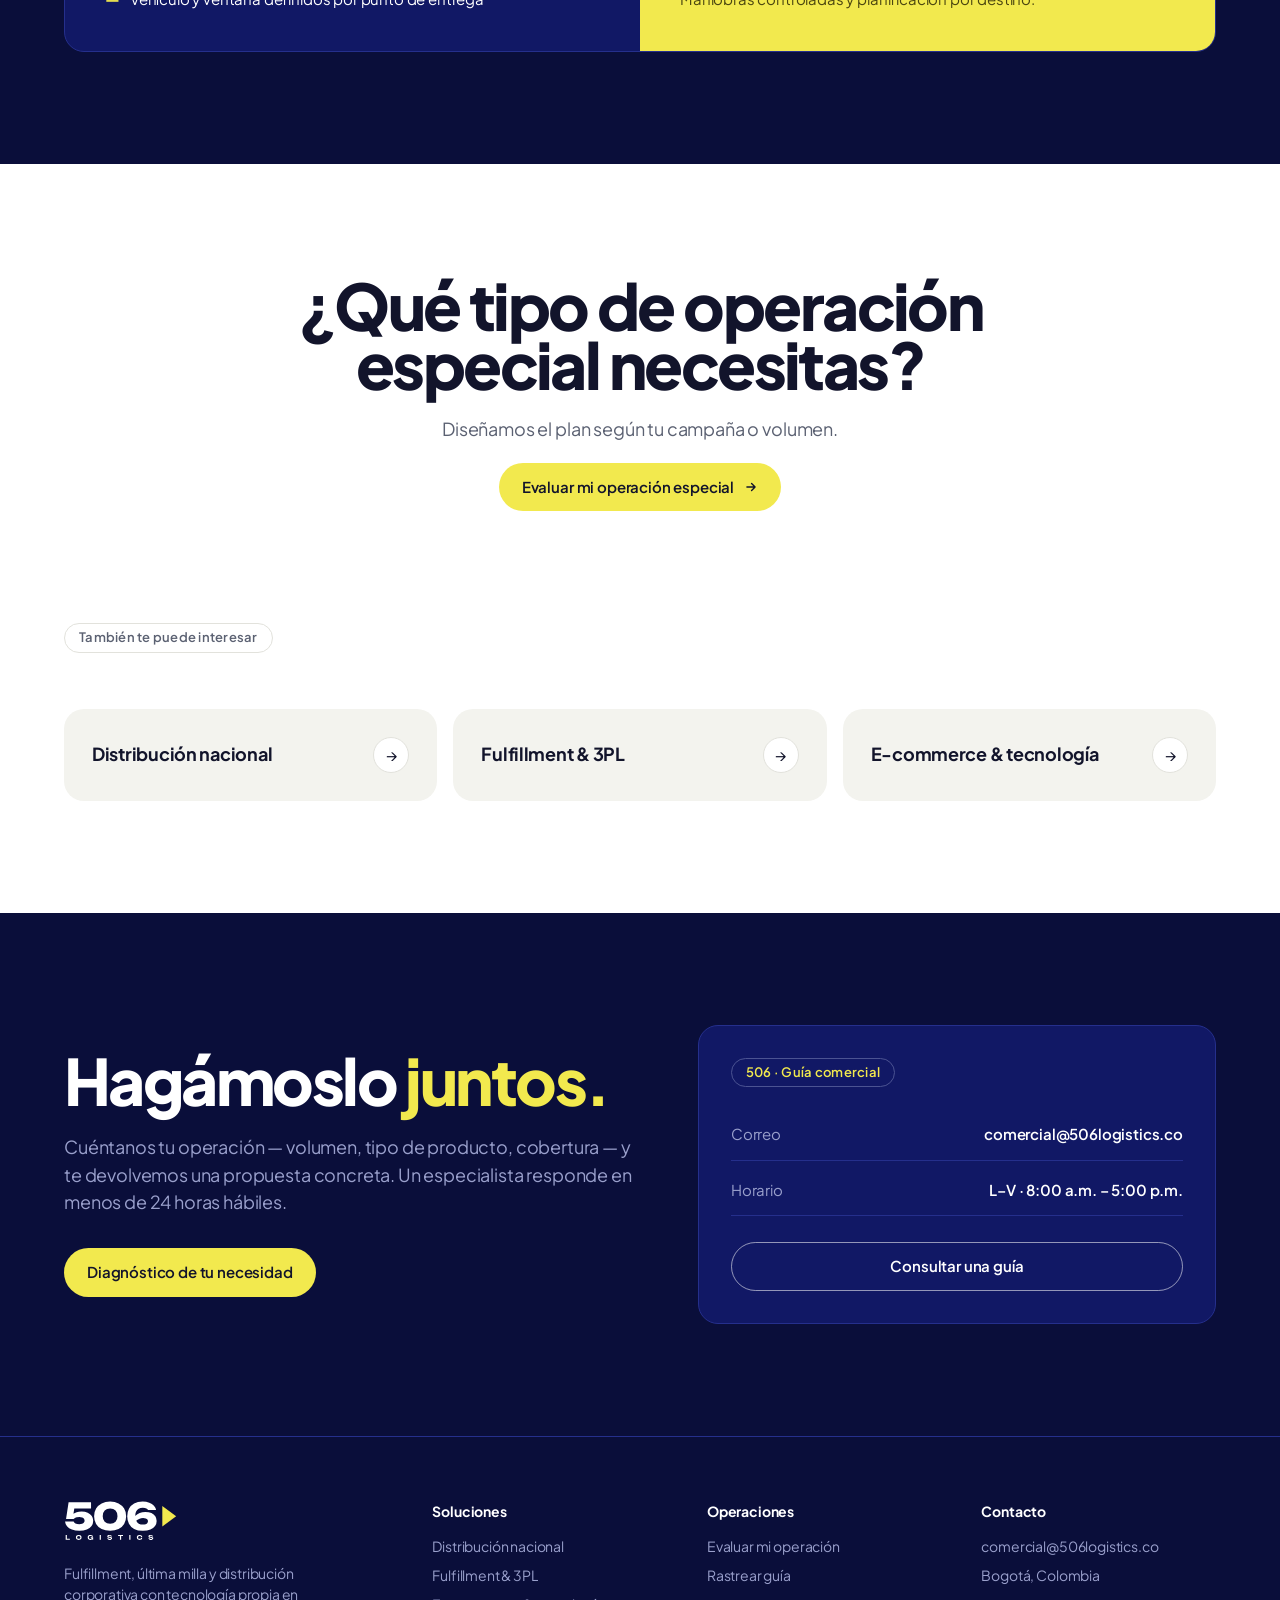
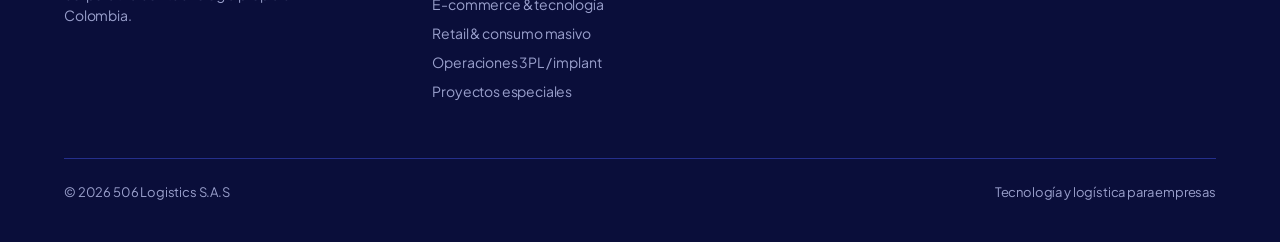
<file: soluciones/proyectos-especiales.html>
<!doctype html>
<html lang="es">
<head>
<meta charset="utf-8">
<meta name="viewport" content="width=device-width,initial-scale=1,viewport-fit=cover">
<title>Proyectos especiales · 506 Logistics</title>
<link rel="icon" type="image/svg+xml" href="[data-uri]">
<meta name="description" content="Diseño operativo para campañas, altos volúmenes, operaciones dedicadas y requerimientos especiales.">
<link rel="preconnect" href="https://fonts.googleapis.com">
<link rel="preconnect" href="https://fonts.gstatic.com" crossorigin>
<link href="https://fonts.googleapis.com/css2?family=Plus+Jakarta+Sans:wght@400;500;600;700;800&family=Instrument+Serif:ital@0;1&display=swap" rel="stylesheet">
<link rel="stylesheet" href="../v2.css?v=9">
</head>
<body>


<!-- ============ NAV ============ -->
<div class="nav" id="nav">
  <div class="wrap">
    <div class="nav-bar">
      <a href="../index.html" class="mark" aria-label="506 Logistics, inicio"><svg class="logo" viewBox="0 -4 374.4 132.8" role="img" aria-label="506 Logistics"><path fill="#fff" d="M6.82 56.05L15.25 0L89.78 0L89.78 20.96L34.22 20.96L31.37 38.69Q35.84 35.34 42.04 33.23L42.04 33.23Q48.86 31 58.16 31L58.16 31Q70.06 31 78.74 34.84Q87.42 38.69 92.19 45.51Q96.97 52.33 96.97 61.38L96.97 61.38Q96.97 71.30 91.51 78.86Q86.06 86.43 75.70 90.77Q65.35 95.11 50.84 95.11L50.84 95.11Q36.83 95.11 26.35 91.02Q15.87 86.92 9.98 79.92Q4.09 72.91 3.47 64.36L3.47 64.36L31.99 64.36Q32.98 68.20 37.88 70.68Q42.78 73.16 50.84 73.16L50.84 73.16Q56.30 73.16 60.20 71.73Q64.11 70.31 66.22 67.64Q68.32 64.98 68.32 61.26L68.32 61.26Q68.32 57.78 66.34 55.06Q64.36 52.33 60.51 50.84Q56.67 49.35 51.21 49.35L51.21 49.35Q46.62 49.35 42.90 50.28Q39.18 51.21 36.52 52.76Q33.85 54.31 31.87 56.05L31.87 56.05L6.82 56.05ZM153.14 95.11L153.14 95.11Q137.02 95.11 125.05 89.03Q113.09 82.96 106.52 72.04Q99.94 61.13 99.94 46.50L99.94 46.50Q99.94 31.87 106.52 20.96Q113.09 10.04 125.05 3.97Q137.02-2.11 153.14-2.11L153.14-2.11Q169.14-2.11 181.10 3.97Q193.07 10.04 199.70 20.96Q206.34 31.87 206.34 46.50L206.34 46.50Q206.34 61.13 199.70 72.04Q193.07 82.96 181.10 89.03Q169.14 95.11 153.14 95.11ZM153.14 71.80L153.14 71.80Q164.80 71.80 171.18 65.16Q177.57 58.53 177.57 46.50L177.57 46.50Q177.57 34.35 171.18 27.78Q164.80 21.20 153.14 21.20L153.14 21.20Q141.61 21.20 135.10 27.78Q128.59 34.35 128.59 46.50L128.59 46.50Q128.59 58.53 135.10 65.16Q141.61 71.80 153.14 71.80ZM261.14-2.11L261.14-2.11Q273.54-2.11 283.15 1.67Q292.76 5.46 298.65 11.84Q304.54 18.23 305.78 26.29L305.78 26.29L279.37 26.29Q277.76 22.94 273.54 20.71Q269.33 18.48 261.89 18.48L261.89 18.48Q253.46 18.48 247.81 21.58Q242.17 24.68 239.38 30.63Q236.59 36.58 236.59 45.26L236.59 45.26Q236.59 45.38 236.59 45.51L236.59 45.51Q236.84 45.14 237.09 44.89L237.09 44.89Q243.04 39.06 251.29 35.65Q259.53 32.24 270.07 32.24L270.07 32.24Q281.85 32.24 290.22 36.08Q298.59 39.93 303.12 46.75Q307.64 53.57 307.64 62.50L307.64 62.50Q307.64 71.92 302.31 79.30Q296.98 86.68 286.81 90.89Q276.64 95.11 261.76 95.11L261.76 95.11Q244.28 95.11 232.75 88.91Q221.22 82.71 215.57 71.73Q209.93 60.76 209.93 46.62Q209.93 32.49 215.64 21.45Q221.34 10.42 232.75 4.15Q244.16-2.11 261.14-2.11ZM239.82 61.88L239.82 61.88Q242.79 68.08 248.37 71.18L248.37 71.18Q254.08 74.40 262.26 74.40L262.26 74.40Q267.59 74.40 271.31 72.91Q275.03 71.42 276.89 68.94Q278.75 66.46 278.75 63.49L278.75 63.49Q278.75 60.14 276.95 57.72Q275.16 55.30 271.56 54.06Q267.96 52.82 262.76 52.82L262.76 52.82Q255.69 52.82 249.12 55.68L249.12 55.68Q244.28 57.91 239.82 61.88Z"></path><path fill="#F2E94E" d="M326.4 12.5L372.4 46.5L326.4 80.5Z"></path><path fill="#fff" d="M5.53 109L9.50 109L9.50 121.24L19.52 121.24L19.52 124.75L5.53 124.75L5.53 109ZM48.88 125.09L48.88 125.09Q46.10 125.09 44.02 124.06Q41.93 123.03 40.77 121.18Q39.62 119.33 39.62 116.88L39.62 116.88Q39.62 114.42 40.77 112.57Q41.93 110.72 44.02 109.69Q46.10 108.66 48.88 108.66L48.88 108.66Q51.65 108.66 53.74 109.69Q55.83 110.72 56.99 112.57Q58.16 114.42 58.16 116.88L58.16 116.88Q58.16 119.33 56.99 121.18Q55.83 123.03 53.74 124.06Q51.65 125.09 48.88 125.09ZM48.88 121.54L48.88 121.54Q50.52 121.54 51.69 120.98Q52.87 120.42 53.51 119.37Q54.15 118.32 54.15 116.88L54.15 116.88Q54.15 115.43 53.51 114.38Q52.87 113.33 51.69 112.77Q50.52 112.21 48.88 112.21L48.88 112.21Q47.26 112.21 46.08 112.77Q44.91 113.33 44.26 114.38Q43.61 115.43 43.61 116.88L43.61 116.88Q43.61 118.32 44.26 119.37Q44.91 120.42 46.08 120.98Q47.26 121.54 48.88 121.54ZM93.23 119.52L88.59 119.52L88.59 116.71L96.84 116.71L96.84 124.75L94.01 124.75L93.82 122.46Q93.61 122.71 93.38 122.92L93.38 122.92Q92.39 123.93 90.94 124.51Q89.49 125.09 87.56 125.09L87.56 125.09Q85.71 125.09 84.10 124.54Q82.50 123.99 81.28 122.94Q80.06 121.89 79.39 120.36Q78.72 118.83 78.72 116.88Q78.72 114.92 79.40 113.39Q80.08 111.86 81.31 110.81Q82.54 109.76 84.19 109.21Q85.84 108.66 87.79 108.66L87.79 108.66Q90.33 108.66 92.21 109.46Q94.09 110.26 95.23 111.65Q96.38 113.03 96.69 114.84L96.69 114.84L92.68 114.84Q92.47 113.96 91.80 113.33Q91.13 112.70 90.11 112.35Q89.09 112.00 87.79 112.00L87.79 112.00Q86.22 112.00 85.08 112.56Q83.95 113.12 83.32 114.20Q82.69 115.28 82.69 116.88Q82.69 118.47 83.36 119.58Q84.03 120.70 85.25 121.26Q86.47 121.83 88.13 121.83L88.13 121.83Q89.74 121.83 90.97 121.35Q92.20 120.86 92.94 119.96L92.94 119.96Q93.10 119.75 93.23 119.52L93.23 119.52ZM118.47 124.75L118.47 109L122.44 109L122.44 124.75L118.47 124.75ZM143.65 119.61L143.65 119.61L147.66 119.61Q147.77 120.32 148.31 120.86Q148.86 121.41 149.77 121.70Q150.69 122.00 151.90 122.00L151.90 122.00Q153.65 122.00 154.64 121.52Q155.64 121.03 155.64 120.15L155.64 120.15Q155.64 119.48 155.06 119.11Q154.49 118.74 152.91 118.58L152.91 118.58L149.87 118.26Q146.69 117.95 145.28 116.79Q143.86 115.64 143.86 113.64L143.86 113.64Q143.86 112.07 144.79 110.95Q145.73 109.84 147.42 109.25Q149.11 108.66 151.38 108.66L151.38 108.66Q153.63 108.66 155.35 109.31Q157.07 109.97 158.10 111.12Q159.13 112.28 159.21 113.83L159.21 113.83L155.20 113.83Q155.12 113.18 154.62 112.73Q154.13 112.28 153.30 112.01Q152.47 111.75 151.31 111.75L151.31 111.75Q149.72 111.75 148.78 112.20Q147.85 112.65 147.85 113.49L147.85 113.49Q147.85 114.12 148.41 114.48Q148.96 114.84 150.39 115.01L150.39 115.01L153.60 115.36Q155.81 115.59 157.13 116.10Q158.45 116.60 159.04 117.48Q159.63 118.37 159.63 119.71L159.63 119.71Q159.63 121.33 158.65 122.53Q157.68 123.74 155.92 124.41Q154.17 125.09 151.84 125.09L151.84 125.09Q149.42 125.09 147.61 124.39Q145.79 123.70 144.75 122.47Q143.71 121.24 143.65 119.61ZM179.64 112.51L179.64 109L195.88 109L195.88 112.51L189.75 112.51L189.75 124.75L185.78 124.75L185.78 112.51L179.64 112.51ZM216.69 124.75L216.69 109L220.66 109L220.66 124.75L216.69 124.75ZM255.92 118.24L259.91 118.24Q259.68 120.28 258.50 121.82Q257.32 123.36 255.39 124.22Q253.46 125.09 251.00 125.09L251.00 125.09Q248.27 125.09 246.22 124.06Q244.18 123.03 243.04 121.18Q241.91 119.33 241.91 116.88L241.91 116.88Q241.91 114.42 243.04 112.57Q244.18 110.72 246.22 109.69Q248.27 108.66 251.00 108.66L251.00 108.66Q253.46 108.66 255.39 109.53Q257.32 110.39 258.50 111.92Q259.68 113.45 259.91 115.51L259.91 115.51L255.92 115.51Q255.71 114.44 255.07 113.68Q254.43 112.93 253.39 112.52Q252.35 112.11 250.98 112.11L250.98 112.11Q249.41 112.11 248.27 112.69Q247.14 113.26 246.53 114.33Q245.92 115.41 245.92 116.88L245.92 116.88Q245.92 118.34 246.53 119.42Q247.14 120.49 248.27 121.06Q249.41 121.64 250.98 121.64L250.98 121.64Q252.35 121.64 253.39 121.24Q254.43 120.84 255.07 120.09Q255.71 119.33 255.92 118.24L255.92 118.24ZM280.28 119.61L280.28 119.61L284.29 119.61Q284.39 120.32 284.94 120.86Q285.48 121.41 286.40 121.70Q287.31 122.00 288.53 122.00L288.53 122.00Q290.27 122.00 291.27 121.52Q292.27 121.03 292.27 120.15L292.27 120.15Q292.27 119.48 291.69 119.11Q291.11 118.74 289.54 118.58L289.54 118.58L286.49 118.26Q283.32 117.95 281.90 116.79Q280.49 115.64 280.49 113.64L280.49 113.64Q280.49 112.07 281.42 110.95Q282.35 109.84 284.05 109.25Q285.74 108.66 288.00 108.66L288.00 108.66Q290.25 108.66 291.97 109.31Q293.69 109.97 294.72 111.12Q295.75 112.28 295.84 113.83L295.84 113.83L291.83 113.83Q291.74 113.18 291.25 112.73Q290.75 112.28 289.93 112.01Q289.10 111.75 287.94 111.75L287.94 111.75Q286.34 111.75 285.41 112.20Q284.48 112.65 284.48 113.49L284.48 113.49Q284.48 114.12 285.03 114.48Q285.59 114.84 287.02 115.01L287.02 115.01L290.23 115.36Q292.43 115.59 293.76 116.10Q295.08 116.60 295.67 117.48Q296.26 118.37 296.26 119.71L296.26 119.71Q296.26 121.33 295.28 122.53Q294.30 123.74 292.55 124.41Q290.80 125.09 288.47 125.09L288.47 125.09Q286.05 125.09 284.23 124.39Q282.42 123.70 281.38 122.47Q280.34 121.24 280.28 119.61Z"></path></svg></a>
      <nav class="nav-links" aria-label="Principal">
        <a href="../index.html#soluciones">Soluciones</a>
        <a href="../index.html#planes">Planes corporativos</a>
        <a href="../soluciones/retail-consumo.html">Retail &amp; consumo</a>
        <a href="../index.html#porque-506">Tecnología</a>
        <a href="https://rastreo.506logistics.co" target="_blank" rel="noopener">Rastrear guía</a>
      </nav>
      <div class="nav-actions">
        <a class="btn btn--signal" href="../asesor.html">Evaluar mi operación</a>
      </div>
      <button class="burger" id="burger" aria-label="Abrir menú" aria-expanded="false">
        <svg width="18" height="18" viewBox="0 0 24 24" fill="none" stroke="currentColor" stroke-width="2" stroke-linecap="round"><path d="M4 7h16M4 12h16M4 17h16"/></svg>
      </button>
    </div>
    <div class="nav-drawer">
      <a href="../index.html#soluciones">Soluciones</a>
      <a href="../index.html#planes">Planes corporativos</a>
      <a href="../soluciones/retail-consumo.html">Retail &amp; consumo</a>
      <a href="../index.html#porque-506">Tecnología</a>
      <a href="https://rastreo.506logistics.co" target="_blank" rel="noopener">Rastrear guía</a>
      <a class="btn btn--signal" href="../asesor.html">Evaluar mi operación</a>
    </div>
  </div>
</div>


<section class="band band--dark subhero">
  <div class="orb" aria-hidden="true"></div>
  <svg class="hero-map" viewBox="0 0 1440 900" preserveAspectRatio="xMidYMin slice" aria-hidden="true">
    <!-- Trama abstracta de calles: la ciudad donde se hace la última milla -->
    <g fill="none" stroke="#9aa0cc" stroke-width="1" stroke-linecap="round">
      <path d="M-20 140 C 300 120, 600 170, 900 130 S 1300 110, 1460 150"/>
      <path d="M-20 330 C 260 300, 520 360, 760 320 S 1180 290, 1460 340"/>
      <path d="M-20 520 C 320 500, 640 540, 980 505 S 1300 490, 1460 520"/>
      <path d="M-20 700 C 380 690, 700 720, 1040 690 S 1320 680, 1460 700"/>
      <path d="M120 -20 C 150 250, 90 520, 150 920"/>
      <path d="M380 -20 C 400 300, 350 600, 400 920"/>
      <path d="M1060 -20 C 1030 300, 1090 600, 1050 920"/>
      <path d="M1310 -20 C 1290 280, 1340 580, 1300 920"/>
      <path d="M-40 860 L 560 -40" opacity=".7"/>
      <path d="M880 -40 L 1480 820" opacity=".7"/>
    </g>
    <g fill="#0a0e3a" stroke="#9aa0cc" stroke-width="1.2">
      <circle cx="136" cy="132" r="2.8"/><circle cx="390" cy="318" r="2.8"/><circle cx="1062" cy="302" r="2.8"/>
      <circle cx="1318" cy="512" r="2.8"/><circle cx="144" cy="705" r="2.8"/><circle cx="1045" cy="692" r="2.8"/>
    </g>
  </svg>
  <div class="wrap">
    <div class="subhero-copy">
      <div class="crumb"><a href="../index.html">506</a> <span aria-hidden="true">/</span> <a href="../index.html#soluciones">Soluciones</a> <span aria-hidden="true">/</span> <span>Proyectos especiales</span></div>
      <span class="eyebrow">Ingeniería + acompañamiento</span>
      <h1 class="d-xl">Cuando la operación estándar <em>no alcanza.</em></h1>
      <p class="lead">Diseño operativo a la medida para campañas, lanzamientos, altos volúmenes y cargas que exigen un plan propio.</p>
      <div class="subhero-cta"><a class="btn btn--signal" href="../asesor.html?need=project">Evaluar mi operación especial <svg viewBox="0 0 24 24" fill="none" stroke="currentColor" stroke-width="2.4" stroke-linecap="round" stroke-linejoin="round"><path d="M5 12h14M13 6l6 6-6 6"/></svg></a><a class="btn btn--ghost" href="https://rastreo.506logistics.co" target="_blank" rel="noopener"><svg viewBox="0 0 24 24" fill="none" stroke="currentColor" stroke-width="2" stroke-linecap="round" stroke-linejoin="round"><path d="M12 21s7-6.2 7-11.5A7 7 0 0 0 5 9.5C5 14.8 12 21 12 21z"/><circle cx="12" cy="9.5" r="2.3"/></svg> Rastrear guía</a></div>
    </div>
  </div>
</section>
<section class="band band--light">
  <div class="wrap">
    <div class="head"><span class="eyebrow">Qué diseñamos</span><h2 class="d-xl">Un plan por cada tipo de reto.</h2></div>
    <div class="feats"><div class="feat"><h3 class="h-sm">Campañas y lanzamientos</h3><p>Capacidad temporal para picos de demanda puntuales.</p></div><div class="feat"><h3 class="h-sm">Carga voluminosa o paletizada</h3><p>Vehículos y maniobras según el tipo de mercancía.</p></div><div class="feat"><h3 class="h-sm">Plataforma hidráulica</h3><p>Carga y descarga sin depender de un muelle.</p></div><div class="feat"><h3 class="h-sm">Entrega planificada</h3><p>Vehículo, recursos y ventana definidos según el destino.</p></div></div>
  </div>
</section>
<section class="band band--dark">
  <div class="wrap">
    <div class="reasons"><article class="reason">
      <div class="reason-copy"><h3 class="h-md">Flota preparada para operaciones que exigen más</h3><p>La distribución de carga especial requiere el vehículo correcto, maniobras controladas y una planificación alineada con cada destino.</p><ul><li>Plataforma hidráulica para carga sin muelle</li><li>Alternativas para carga voluminosa y equipos</li><li>Vehículo y ventana definidos por punto de entrega</li></ul></div>
      <div class="reason-stamp"><span class="eyebrow">Flota</span><div class="fig">carga especial</div><p>Maniobras controladas y planificación por destino.</p></div>
    </article></div>
  </div>
</section>
<section class="band band--light band-cta">
  <div class="wrap">
    
    <h2 class="d-xl">¿Qué tipo de operación especial necesitas?</h2>
    <p class="lead">Diseñamos el plan según tu campaña o volumen.</p>
    <a class="btn btn--signal" href="../asesor.html?need=project">Evaluar mi operación especial <svg viewBox="0 0 24 24" fill="none" stroke="currentColor" stroke-width="2.4" stroke-linecap="round" stroke-linejoin="round"><path d="M5 12h14M13 6l6 6-6 6"/></svg></a>
  </div>
</section>
<section class="band band--light" style="padding-top:0">
  <div class="wrap">
    <div class="head"><span class="eyebrow">También te puede interesar</span></div>
    <div class="related"><a class="rel" href="distribucion-nacional.html"><h3 class="h-sm">Distribución nacional</h3><span class="arrow" aria-hidden="true">→</span></a><a class="rel" href="fulfillment-3pl.html"><h3 class="h-sm">Fulfillment &amp; 3PL</h3><span class="arrow" aria-hidden="true">→</span></a><a class="rel" href="ecommerce-tecnologia.html"><h3 class="h-sm">E-commerce &amp; tecnología</h3><span class="arrow" aria-hidden="true">→</span></a></div>
  </div>
</section>

<!-- ============ CONTACTO ============ -->
<section class="band band--dark" id="contacto">
  <div class="wrap contact">
    <div>
      <h2 class="d-xl">Hagámoslo <span class="hl">juntos.</span></h2>
      <p class="lead">Cuéntanos tu operación — volumen, tipo de producto, cobertura — y te devolvemos una propuesta concreta. Un especialista responde en menos de 24 horas hábiles.</p>
      <div class="hero-cta" style="justify-content:flex-start;margin-top:32px;">
        <a class="btn btn--signal" href="../asesor.html">Diagnóstico de tu necesidad</a>
      </div>
    </div>
    <div class="waybill">
      <span class="eyebrow">506 · Guía comercial</span>
      <div class="wf"><span>Correo</span><b>comercial@506logistics.co</b></div>
      <div class="wf"><span>Horario</span><b>L–V · 8:00 a.m. – 5:00 p.m.</b></div>
      <a class="btn btn--ghost" href="https://rastreo.506logistics.co" target="_blank" rel="noopener">Consultar una guía</a>
    </div>
  </div>
</section>

<footer>
  <div class="wrap">
    <div class="foot">
      <div>
        <a href="../index.html" class="mark" style="color:#fff"><svg class="logo" viewBox="0 -4 374.4 132.8" role="img" aria-label="506 Logistics"><path fill="#fff" d="M6.82 56.05L15.25 0L89.78 0L89.78 20.96L34.22 20.96L31.37 38.69Q35.84 35.34 42.04 33.23L42.04 33.23Q48.86 31 58.16 31L58.16 31Q70.06 31 78.74 34.84Q87.42 38.69 92.19 45.51Q96.97 52.33 96.97 61.38L96.97 61.38Q96.97 71.30 91.51 78.86Q86.06 86.43 75.70 90.77Q65.35 95.11 50.84 95.11L50.84 95.11Q36.83 95.11 26.35 91.02Q15.87 86.92 9.98 79.92Q4.09 72.91 3.47 64.36L3.47 64.36L31.99 64.36Q32.98 68.20 37.88 70.68Q42.78 73.16 50.84 73.16L50.84 73.16Q56.30 73.16 60.20 71.73Q64.11 70.31 66.22 67.64Q68.32 64.98 68.32 61.26L68.32 61.26Q68.32 57.78 66.34 55.06Q64.36 52.33 60.51 50.84Q56.67 49.35 51.21 49.35L51.21 49.35Q46.62 49.35 42.90 50.28Q39.18 51.21 36.52 52.76Q33.85 54.31 31.87 56.05L31.87 56.05L6.82 56.05ZM153.14 95.11L153.14 95.11Q137.02 95.11 125.05 89.03Q113.09 82.96 106.52 72.04Q99.94 61.13 99.94 46.50L99.94 46.50Q99.94 31.87 106.52 20.96Q113.09 10.04 125.05 3.97Q137.02-2.11 153.14-2.11L153.14-2.11Q169.14-2.11 181.10 3.97Q193.07 10.04 199.70 20.96Q206.34 31.87 206.34 46.50L206.34 46.50Q206.34 61.13 199.70 72.04Q193.07 82.96 181.10 89.03Q169.14 95.11 153.14 95.11ZM153.14 71.80L153.14 71.80Q164.80 71.80 171.18 65.16Q177.57 58.53 177.57 46.50L177.57 46.50Q177.57 34.35 171.18 27.78Q164.80 21.20 153.14 21.20L153.14 21.20Q141.61 21.20 135.10 27.78Q128.59 34.35 128.59 46.50L128.59 46.50Q128.59 58.53 135.10 65.16Q141.61 71.80 153.14 71.80ZM261.14-2.11L261.14-2.11Q273.54-2.11 283.15 1.67Q292.76 5.46 298.65 11.84Q304.54 18.23 305.78 26.29L305.78 26.29L279.37 26.29Q277.76 22.94 273.54 20.71Q269.33 18.48 261.89 18.48L261.89 18.48Q253.46 18.48 247.81 21.58Q242.17 24.68 239.38 30.63Q236.59 36.58 236.59 45.26L236.59 45.26Q236.59 45.38 236.59 45.51L236.59 45.51Q236.84 45.14 237.09 44.89L237.09 44.89Q243.04 39.06 251.29 35.65Q259.53 32.24 270.07 32.24L270.07 32.24Q281.85 32.24 290.22 36.08Q298.59 39.93 303.12 46.75Q307.64 53.57 307.64 62.50L307.64 62.50Q307.64 71.92 302.31 79.30Q296.98 86.68 286.81 90.89Q276.64 95.11 261.76 95.11L261.76 95.11Q244.28 95.11 232.75 88.91Q221.22 82.71 215.57 71.73Q209.93 60.76 209.93 46.62Q209.93 32.49 215.64 21.45Q221.34 10.42 232.75 4.15Q244.16-2.11 261.14-2.11ZM239.82 61.88L239.82 61.88Q242.79 68.08 248.37 71.18L248.37 71.18Q254.08 74.40 262.26 74.40L262.26 74.40Q267.59 74.40 271.31 72.91Q275.03 71.42 276.89 68.94Q278.75 66.46 278.75 63.49L278.75 63.49Q278.75 60.14 276.95 57.72Q275.16 55.30 271.56 54.06Q267.96 52.82 262.76 52.82L262.76 52.82Q255.69 52.82 249.12 55.68L249.12 55.68Q244.28 57.91 239.82 61.88Z"></path><path fill="#F2E94E" d="M326.4 12.5L372.4 46.5L326.4 80.5Z"></path><path fill="#fff" d="M5.53 109L9.50 109L9.50 121.24L19.52 121.24L19.52 124.75L5.53 124.75L5.53 109ZM48.88 125.09L48.88 125.09Q46.10 125.09 44.02 124.06Q41.93 123.03 40.77 121.18Q39.62 119.33 39.62 116.88L39.62 116.88Q39.62 114.42 40.77 112.57Q41.93 110.72 44.02 109.69Q46.10 108.66 48.88 108.66L48.88 108.66Q51.65 108.66 53.74 109.69Q55.83 110.72 56.99 112.57Q58.16 114.42 58.16 116.88L58.16 116.88Q58.16 119.33 56.99 121.18Q55.83 123.03 53.74 124.06Q51.65 125.09 48.88 125.09ZM48.88 121.54L48.88 121.54Q50.52 121.54 51.69 120.98Q52.87 120.42 53.51 119.37Q54.15 118.32 54.15 116.88L54.15 116.88Q54.15 115.43 53.51 114.38Q52.87 113.33 51.69 112.77Q50.52 112.21 48.88 112.21L48.88 112.21Q47.26 112.21 46.08 112.77Q44.91 113.33 44.26 114.38Q43.61 115.43 43.61 116.88L43.61 116.88Q43.61 118.32 44.26 119.37Q44.91 120.42 46.08 120.98Q47.26 121.54 48.88 121.54ZM93.23 119.52L88.59 119.52L88.59 116.71L96.84 116.71L96.84 124.75L94.01 124.75L93.82 122.46Q93.61 122.71 93.38 122.92L93.38 122.92Q92.39 123.93 90.94 124.51Q89.49 125.09 87.56 125.09L87.56 125.09Q85.71 125.09 84.10 124.54Q82.50 123.99 81.28 122.94Q80.06 121.89 79.39 120.36Q78.72 118.83 78.72 116.88Q78.72 114.92 79.40 113.39Q80.08 111.86 81.31 110.81Q82.54 109.76 84.19 109.21Q85.84 108.66 87.79 108.66L87.79 108.66Q90.33 108.66 92.21 109.46Q94.09 110.26 95.23 111.65Q96.38 113.03 96.69 114.84L96.69 114.84L92.68 114.84Q92.47 113.96 91.80 113.33Q91.13 112.70 90.11 112.35Q89.09 112.00 87.79 112.00L87.79 112.00Q86.22 112.00 85.08 112.56Q83.95 113.12 83.32 114.20Q82.69 115.28 82.69 116.88Q82.69 118.47 83.36 119.58Q84.03 120.70 85.25 121.26Q86.47 121.83 88.13 121.83L88.13 121.83Q89.74 121.83 90.97 121.35Q92.20 120.86 92.94 119.96L92.94 119.96Q93.10 119.75 93.23 119.52L93.23 119.52ZM118.47 124.75L118.47 109L122.44 109L122.44 124.75L118.47 124.75ZM143.65 119.61L143.65 119.61L147.66 119.61Q147.77 120.32 148.31 120.86Q148.86 121.41 149.77 121.70Q150.69 122.00 151.90 122.00L151.90 122.00Q153.65 122.00 154.64 121.52Q155.64 121.03 155.64 120.15L155.64 120.15Q155.64 119.48 155.06 119.11Q154.49 118.74 152.91 118.58L152.91 118.58L149.87 118.26Q146.69 117.95 145.28 116.79Q143.86 115.64 143.86 113.64L143.86 113.64Q143.86 112.07 144.79 110.95Q145.73 109.84 147.42 109.25Q149.11 108.66 151.38 108.66L151.38 108.66Q153.63 108.66 155.35 109.31Q157.07 109.97 158.10 111.12Q159.13 112.28 159.21 113.83L159.21 113.83L155.20 113.83Q155.12 113.18 154.62 112.73Q154.13 112.28 153.30 112.01Q152.47 111.75 151.31 111.75L151.31 111.75Q149.72 111.75 148.78 112.20Q147.85 112.65 147.85 113.49L147.85 113.49Q147.85 114.12 148.41 114.48Q148.96 114.84 150.39 115.01L150.39 115.01L153.60 115.36Q155.81 115.59 157.13 116.10Q158.45 116.60 159.04 117.48Q159.63 118.37 159.63 119.71L159.63 119.71Q159.63 121.33 158.65 122.53Q157.68 123.74 155.92 124.41Q154.17 125.09 151.84 125.09L151.84 125.09Q149.42 125.09 147.61 124.39Q145.79 123.70 144.75 122.47Q143.71 121.24 143.65 119.61ZM179.64 112.51L179.64 109L195.88 109L195.88 112.51L189.75 112.51L189.75 124.75L185.78 124.75L185.78 112.51L179.64 112.51ZM216.69 124.75L216.69 109L220.66 109L220.66 124.75L216.69 124.75ZM255.92 118.24L259.91 118.24Q259.68 120.28 258.50 121.82Q257.32 123.36 255.39 124.22Q253.46 125.09 251.00 125.09L251.00 125.09Q248.27 125.09 246.22 124.06Q244.18 123.03 243.04 121.18Q241.91 119.33 241.91 116.88L241.91 116.88Q241.91 114.42 243.04 112.57Q244.18 110.72 246.22 109.69Q248.27 108.66 251.00 108.66L251.00 108.66Q253.46 108.66 255.39 109.53Q257.32 110.39 258.50 111.92Q259.68 113.45 259.91 115.51L259.91 115.51L255.92 115.51Q255.71 114.44 255.07 113.68Q254.43 112.93 253.39 112.52Q252.35 112.11 250.98 112.11L250.98 112.11Q249.41 112.11 248.27 112.69Q247.14 113.26 246.53 114.33Q245.92 115.41 245.92 116.88L245.92 116.88Q245.92 118.34 246.53 119.42Q247.14 120.49 248.27 121.06Q249.41 121.64 250.98 121.64L250.98 121.64Q252.35 121.64 253.39 121.24Q254.43 120.84 255.07 120.09Q255.71 119.33 255.92 118.24L255.92 118.24ZM280.28 119.61L280.28 119.61L284.29 119.61Q284.39 120.32 284.94 120.86Q285.48 121.41 286.40 121.70Q287.31 122.00 288.53 122.00L288.53 122.00Q290.27 122.00 291.27 121.52Q292.27 121.03 292.27 120.15L292.27 120.15Q292.27 119.48 291.69 119.11Q291.11 118.74 289.54 118.58L289.54 118.58L286.49 118.26Q283.32 117.95 281.90 116.79Q280.49 115.64 280.49 113.64L280.49 113.64Q280.49 112.07 281.42 110.95Q282.35 109.84 284.05 109.25Q285.74 108.66 288.00 108.66L288.00 108.66Q290.25 108.66 291.97 109.31Q293.69 109.97 294.72 111.12Q295.75 112.28 295.84 113.83L295.84 113.83L291.83 113.83Q291.74 113.18 291.25 112.73Q290.75 112.28 289.93 112.01Q289.10 111.75 287.94 111.75L287.94 111.75Q286.34 111.75 285.41 112.20Q284.48 112.65 284.48 113.49L284.48 113.49Q284.48 114.12 285.03 114.48Q285.59 114.84 287.02 115.01L287.02 115.01L290.23 115.36Q292.43 115.59 293.76 116.10Q295.08 116.60 295.67 117.48Q296.26 118.37 296.26 119.71L296.26 119.71Q296.26 121.33 295.28 122.53Q294.30 123.74 292.55 124.41Q290.80 125.09 288.47 125.09L288.47 125.09Q286.05 125.09 284.23 124.39Q282.42 123.70 281.38 122.47Q280.34 121.24 280.28 119.61Z"></path></svg></a>
        <p style="margin-top:16px;max-width:280px;font-size:14px;">Fulfillment, última milla y distribución corporativa con tecnología propia en Colombia.</p>
      </div>
      <div><h5>Soluciones</h5><ul>
        <li><a href="../soluciones/distribucion-nacional.html">Distribución nacional</a></li>
        <li><a href="../soluciones/fulfillment-3pl.html">Fulfillment &amp; 3PL</a></li>
        <li><a href="../soluciones/ecommerce-tecnologia.html">E-commerce &amp; tecnología</a></li>
        <li><a href="../soluciones/retail-consumo.html">Retail &amp; consumo masivo</a></li>
        <li><a href="../soluciones/operaciones-3pl.html">Operaciones 3PL / implant</a></li>
        <li><a href="../soluciones/proyectos-especiales.html">Proyectos especiales</a></li>
      </ul></div>
      <div><h5>Operaciones</h5><ul>
        <li><a href="../asesor.html">Evaluar mi operación</a></li>
        <li><a href="https://rastreo.506logistics.co" target="_blank" rel="noopener">Rastrear guía</a></li>
      </ul></div>
      <div><h5>Contacto</h5><ul>
        <li>comercial@506logistics.co</li>
        <li>Bogotá, Colombia</li>
      </ul></div>
    </div>
    <div class="foot-bottom"><span>© 2026 506 Logistics S.A.S</span><span>Tecnología y logística para empresas</span></div>
  </div>
</footer>

<script>
(function(){
  var nav=document.getElementById('nav'), burger=document.getElementById('burger');
  burger.addEventListener('click',function(){var o=nav.classList.toggle('open');burger.setAttribute('aria-expanded',o?'true':'false');});
  nav.querySelectorAll('.nav-drawer a').forEach(function(a){a.addEventListener('click',function(){nav.classList.remove('open');burger.setAttribute('aria-expanded','false');});});
})();
</script>
</body>
</html>
</file>
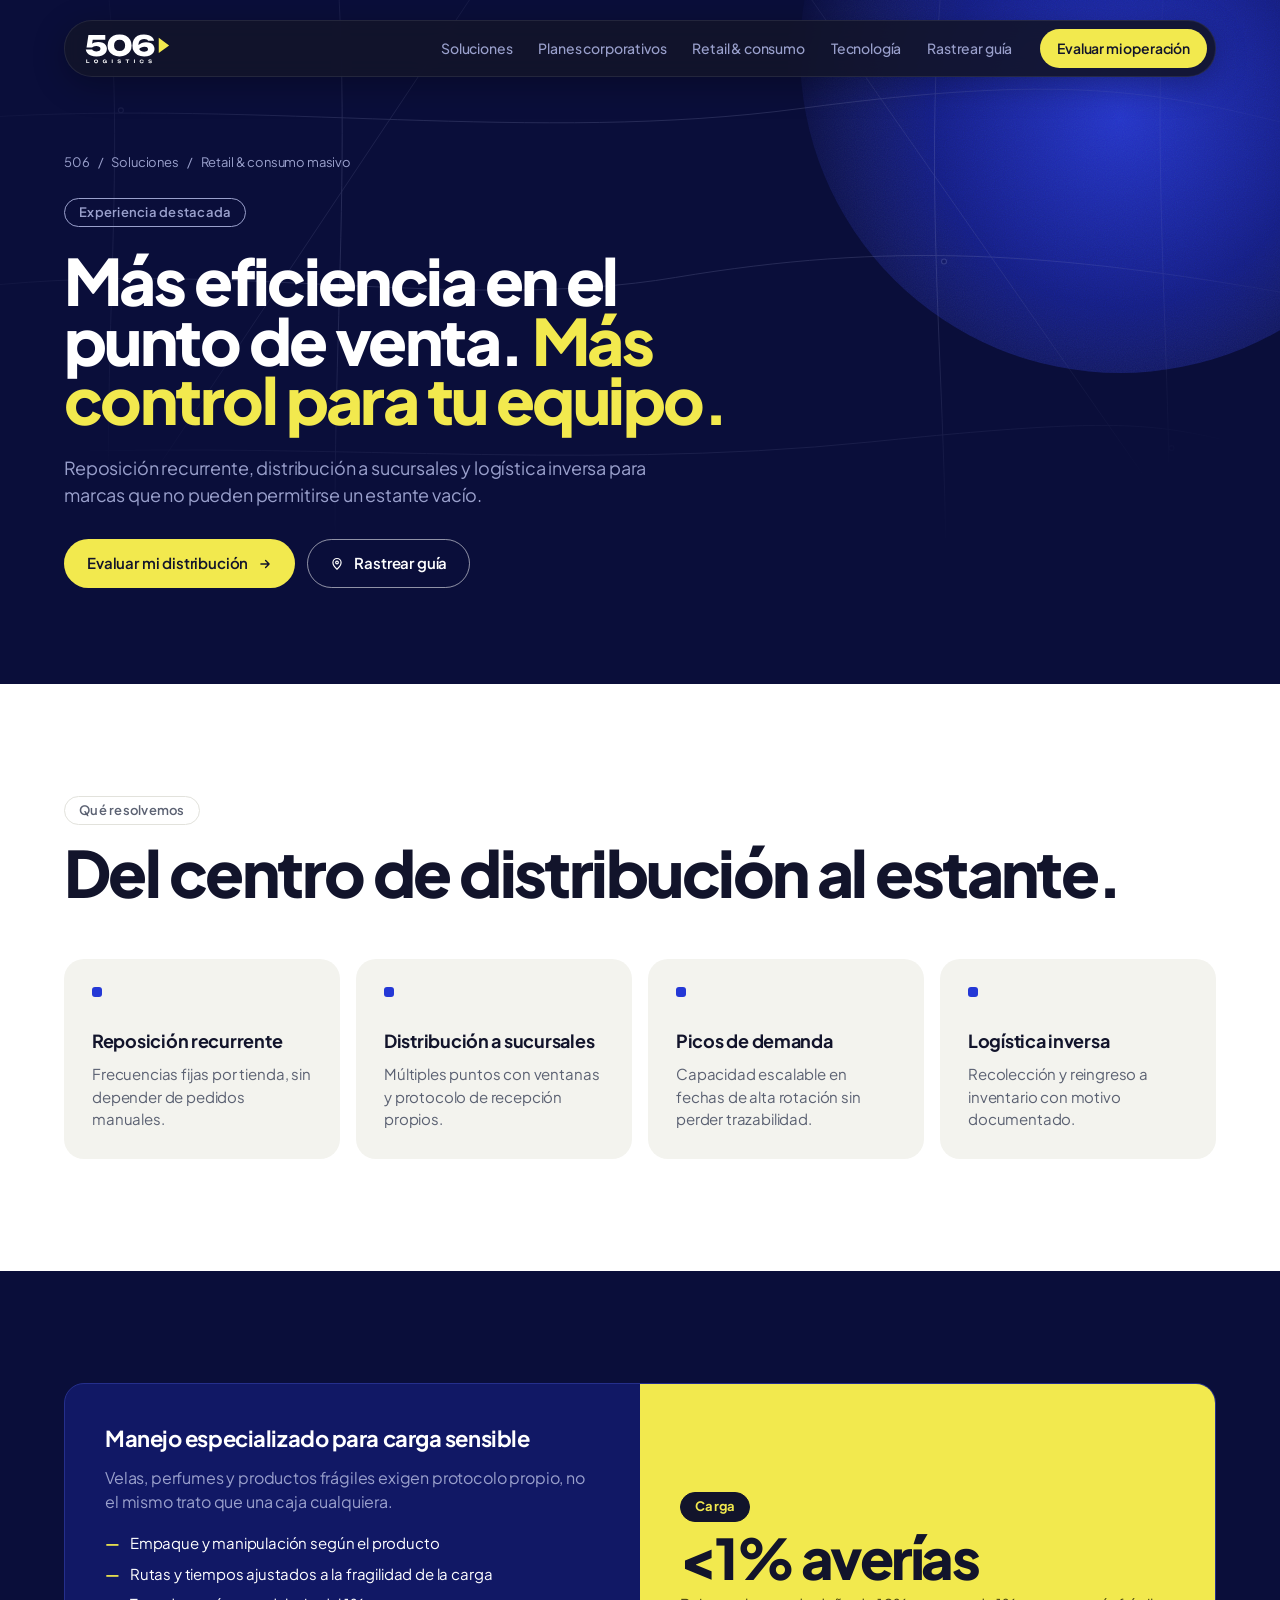
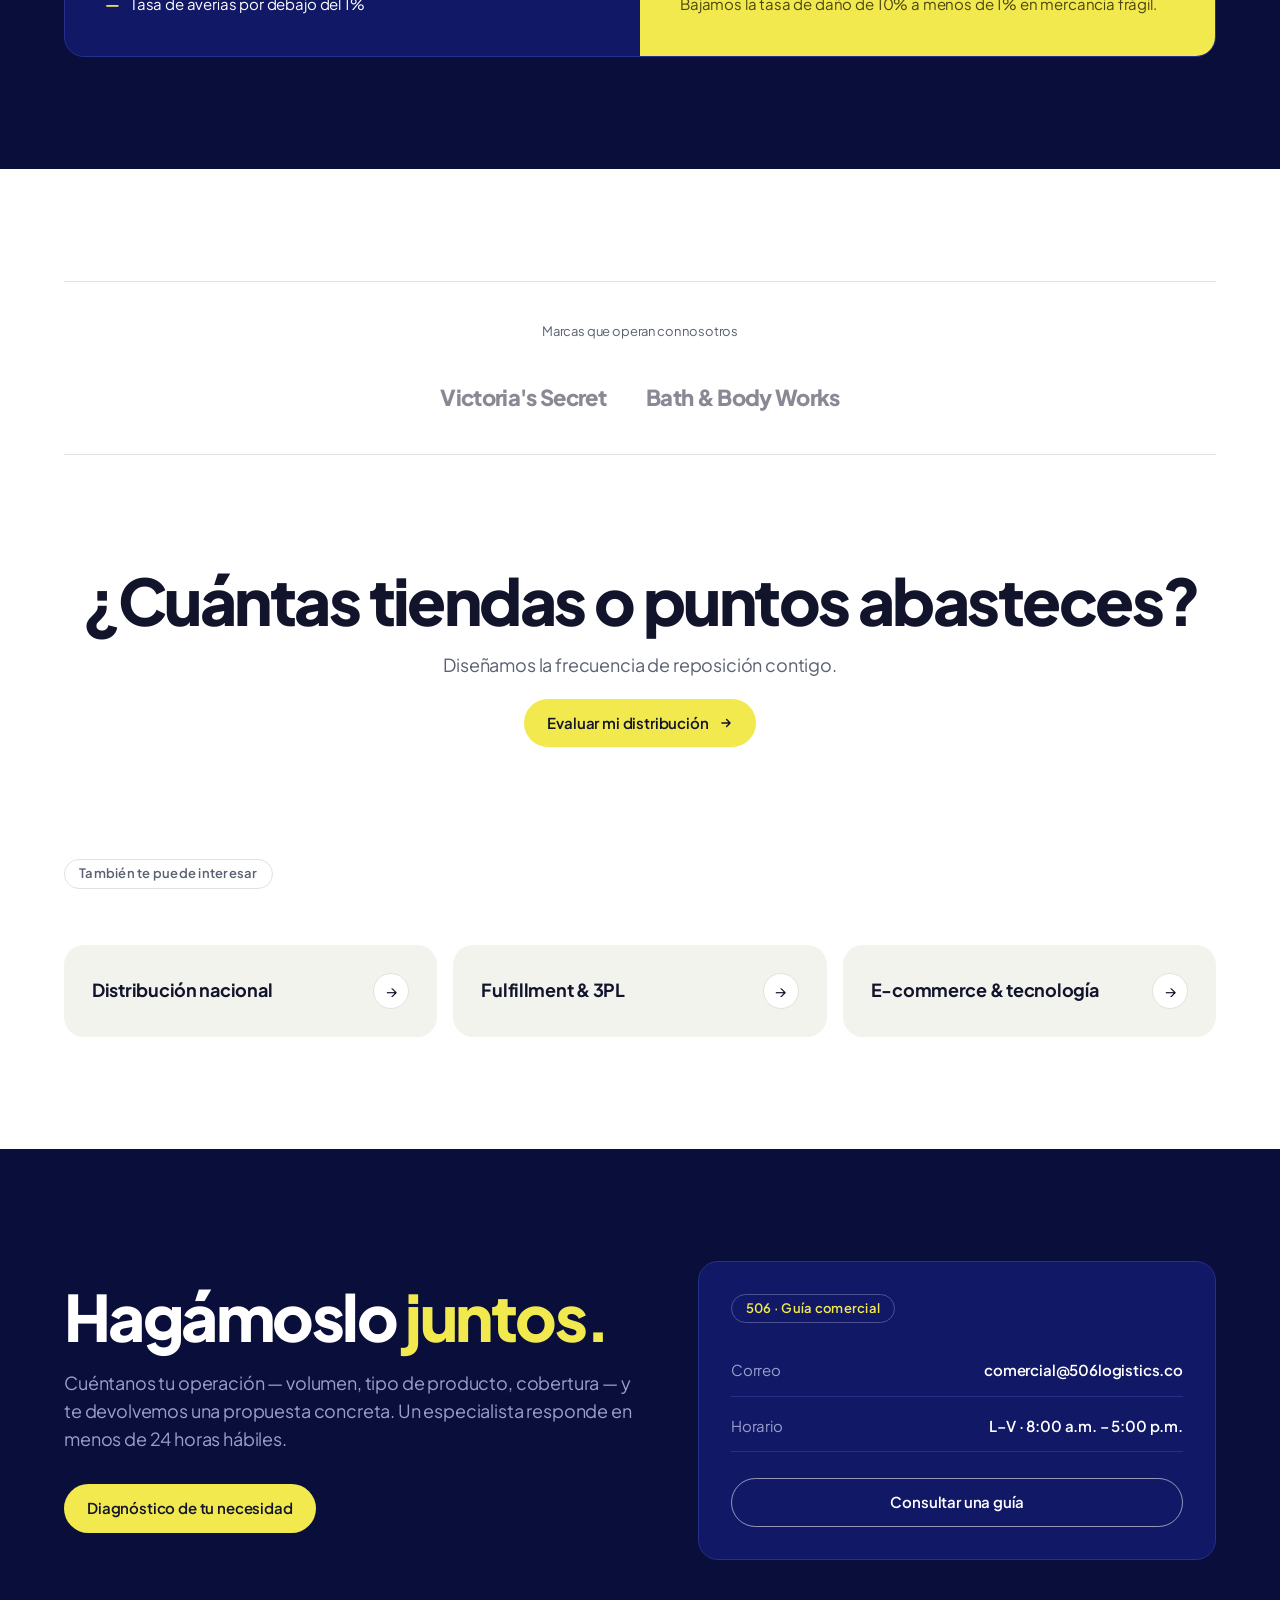
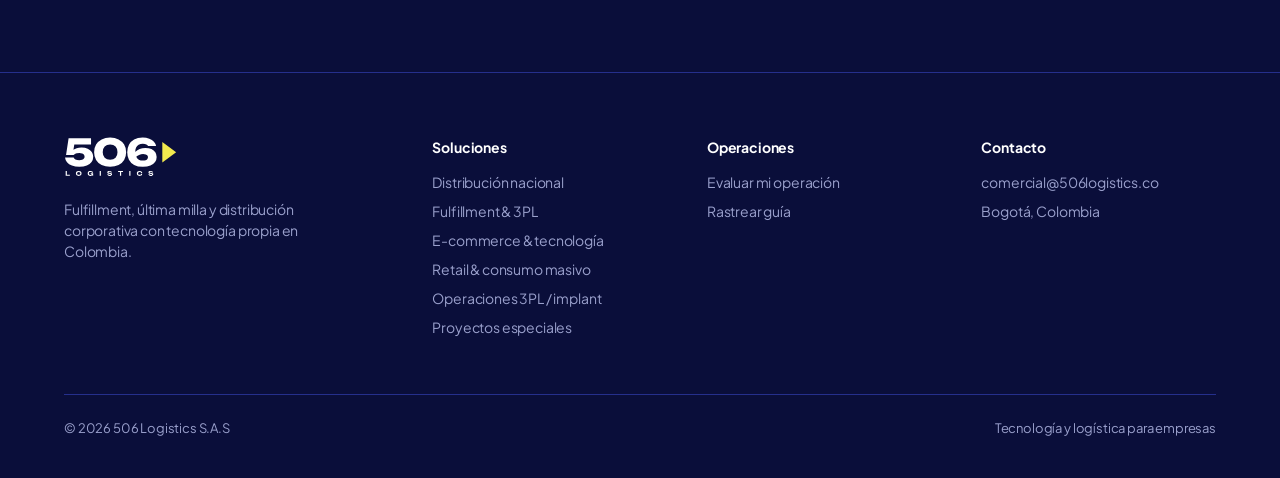
<file: soluciones/retail-consumo.html>
<!doctype html>
<html lang="es">
<head>
<meta charset="utf-8">
<meta name="viewport" content="width=device-width,initial-scale=1,viewport-fit=cover">
<title>Retail y consumo masivo · 506 Logistics</title>
<link rel="icon" type="image/svg+xml" href="[data-uri]">
<meta name="description" content="Reposición, distribución a sucursales, picos de demanda y logística inversa para retail y consumo masivo.">
<link rel="preconnect" href="https://fonts.googleapis.com">
<link rel="preconnect" href="https://fonts.gstatic.com" crossorigin>
<link href="https://fonts.googleapis.com/css2?family=Plus+Jakarta+Sans:wght@400;500;600;700;800&family=Instrument+Serif:ital@0;1&display=swap" rel="stylesheet">
<link rel="stylesheet" href="../v2.css?v=9">
</head>
<body>


<!-- ============ NAV ============ -->
<div class="nav" id="nav">
  <div class="wrap">
    <div class="nav-bar">
      <a href="../index.html" class="mark" aria-label="506 Logistics, inicio"><svg class="logo" viewBox="0 -4 374.4 132.8" role="img" aria-label="506 Logistics"><path fill="#fff" d="M6.82 56.05L15.25 0L89.78 0L89.78 20.96L34.22 20.96L31.37 38.69Q35.84 35.34 42.04 33.23L42.04 33.23Q48.86 31 58.16 31L58.16 31Q70.06 31 78.74 34.84Q87.42 38.69 92.19 45.51Q96.97 52.33 96.97 61.38L96.97 61.38Q96.97 71.30 91.51 78.86Q86.06 86.43 75.70 90.77Q65.35 95.11 50.84 95.11L50.84 95.11Q36.83 95.11 26.35 91.02Q15.87 86.92 9.98 79.92Q4.09 72.91 3.47 64.36L3.47 64.36L31.99 64.36Q32.98 68.20 37.88 70.68Q42.78 73.16 50.84 73.16L50.84 73.16Q56.30 73.16 60.20 71.73Q64.11 70.31 66.22 67.64Q68.32 64.98 68.32 61.26L68.32 61.26Q68.32 57.78 66.34 55.06Q64.36 52.33 60.51 50.84Q56.67 49.35 51.21 49.35L51.21 49.35Q46.62 49.35 42.90 50.28Q39.18 51.21 36.52 52.76Q33.85 54.31 31.87 56.05L31.87 56.05L6.82 56.05ZM153.14 95.11L153.14 95.11Q137.02 95.11 125.05 89.03Q113.09 82.96 106.52 72.04Q99.94 61.13 99.94 46.50L99.94 46.50Q99.94 31.87 106.52 20.96Q113.09 10.04 125.05 3.97Q137.02-2.11 153.14-2.11L153.14-2.11Q169.14-2.11 181.10 3.97Q193.07 10.04 199.70 20.96Q206.34 31.87 206.34 46.50L206.34 46.50Q206.34 61.13 199.70 72.04Q193.07 82.96 181.10 89.03Q169.14 95.11 153.14 95.11ZM153.14 71.80L153.14 71.80Q164.80 71.80 171.18 65.16Q177.57 58.53 177.57 46.50L177.57 46.50Q177.57 34.35 171.18 27.78Q164.80 21.20 153.14 21.20L153.14 21.20Q141.61 21.20 135.10 27.78Q128.59 34.35 128.59 46.50L128.59 46.50Q128.59 58.53 135.10 65.16Q141.61 71.80 153.14 71.80ZM261.14-2.11L261.14-2.11Q273.54-2.11 283.15 1.67Q292.76 5.46 298.65 11.84Q304.54 18.23 305.78 26.29L305.78 26.29L279.37 26.29Q277.76 22.94 273.54 20.71Q269.33 18.48 261.89 18.48L261.89 18.48Q253.46 18.48 247.81 21.58Q242.17 24.68 239.38 30.63Q236.59 36.58 236.59 45.26L236.59 45.26Q236.59 45.38 236.59 45.51L236.59 45.51Q236.84 45.14 237.09 44.89L237.09 44.89Q243.04 39.06 251.29 35.65Q259.53 32.24 270.07 32.24L270.07 32.24Q281.85 32.24 290.22 36.08Q298.59 39.93 303.12 46.75Q307.64 53.57 307.64 62.50L307.64 62.50Q307.64 71.92 302.31 79.30Q296.98 86.68 286.81 90.89Q276.64 95.11 261.76 95.11L261.76 95.11Q244.28 95.11 232.75 88.91Q221.22 82.71 215.57 71.73Q209.93 60.76 209.93 46.62Q209.93 32.49 215.64 21.45Q221.34 10.42 232.75 4.15Q244.16-2.11 261.14-2.11ZM239.82 61.88L239.82 61.88Q242.79 68.08 248.37 71.18L248.37 71.18Q254.08 74.40 262.26 74.40L262.26 74.40Q267.59 74.40 271.31 72.91Q275.03 71.42 276.89 68.94Q278.75 66.46 278.75 63.49L278.75 63.49Q278.75 60.14 276.95 57.72Q275.16 55.30 271.56 54.06Q267.96 52.82 262.76 52.82L262.76 52.82Q255.69 52.82 249.12 55.68L249.12 55.68Q244.28 57.91 239.82 61.88Z"></path><path fill="#F2E94E" d="M326.4 12.5L372.4 46.5L326.4 80.5Z"></path><path fill="#fff" d="M5.53 109L9.50 109L9.50 121.24L19.52 121.24L19.52 124.75L5.53 124.75L5.53 109ZM48.88 125.09L48.88 125.09Q46.10 125.09 44.02 124.06Q41.93 123.03 40.77 121.18Q39.62 119.33 39.62 116.88L39.62 116.88Q39.62 114.42 40.77 112.57Q41.93 110.72 44.02 109.69Q46.10 108.66 48.88 108.66L48.88 108.66Q51.65 108.66 53.74 109.69Q55.83 110.72 56.99 112.57Q58.16 114.42 58.16 116.88L58.16 116.88Q58.16 119.33 56.99 121.18Q55.83 123.03 53.74 124.06Q51.65 125.09 48.88 125.09ZM48.88 121.54L48.88 121.54Q50.52 121.54 51.69 120.98Q52.87 120.42 53.51 119.37Q54.15 118.32 54.15 116.88L54.15 116.88Q54.15 115.43 53.51 114.38Q52.87 113.33 51.69 112.77Q50.52 112.21 48.88 112.21L48.88 112.21Q47.26 112.21 46.08 112.77Q44.91 113.33 44.26 114.38Q43.61 115.43 43.61 116.88L43.61 116.88Q43.61 118.32 44.26 119.37Q44.91 120.42 46.08 120.98Q47.26 121.54 48.88 121.54ZM93.23 119.52L88.59 119.52L88.59 116.71L96.84 116.71L96.84 124.75L94.01 124.75L93.82 122.46Q93.61 122.71 93.38 122.92L93.38 122.92Q92.39 123.93 90.94 124.51Q89.49 125.09 87.56 125.09L87.56 125.09Q85.71 125.09 84.10 124.54Q82.50 123.99 81.28 122.94Q80.06 121.89 79.39 120.36Q78.72 118.83 78.72 116.88Q78.72 114.92 79.40 113.39Q80.08 111.86 81.31 110.81Q82.54 109.76 84.19 109.21Q85.84 108.66 87.79 108.66L87.79 108.66Q90.33 108.66 92.21 109.46Q94.09 110.26 95.23 111.65Q96.38 113.03 96.69 114.84L96.69 114.84L92.68 114.84Q92.47 113.96 91.80 113.33Q91.13 112.70 90.11 112.35Q89.09 112.00 87.79 112.00L87.79 112.00Q86.22 112.00 85.08 112.56Q83.95 113.12 83.32 114.20Q82.69 115.28 82.69 116.88Q82.69 118.47 83.36 119.58Q84.03 120.70 85.25 121.26Q86.47 121.83 88.13 121.83L88.13 121.83Q89.74 121.83 90.97 121.35Q92.20 120.86 92.94 119.96L92.94 119.96Q93.10 119.75 93.23 119.52L93.23 119.52ZM118.47 124.75L118.47 109L122.44 109L122.44 124.75L118.47 124.75ZM143.65 119.61L143.65 119.61L147.66 119.61Q147.77 120.32 148.31 120.86Q148.86 121.41 149.77 121.70Q150.69 122.00 151.90 122.00L151.90 122.00Q153.65 122.00 154.64 121.52Q155.64 121.03 155.64 120.15L155.64 120.15Q155.64 119.48 155.06 119.11Q154.49 118.74 152.91 118.58L152.91 118.58L149.87 118.26Q146.69 117.95 145.28 116.79Q143.86 115.64 143.86 113.64L143.86 113.64Q143.86 112.07 144.79 110.95Q145.73 109.84 147.42 109.25Q149.11 108.66 151.38 108.66L151.38 108.66Q153.63 108.66 155.35 109.31Q157.07 109.97 158.10 111.12Q159.13 112.28 159.21 113.83L159.21 113.83L155.20 113.83Q155.12 113.18 154.62 112.73Q154.13 112.28 153.30 112.01Q152.47 111.75 151.31 111.75L151.31 111.75Q149.72 111.75 148.78 112.20Q147.85 112.65 147.85 113.49L147.85 113.49Q147.85 114.12 148.41 114.48Q148.96 114.84 150.39 115.01L150.39 115.01L153.60 115.36Q155.81 115.59 157.13 116.10Q158.45 116.60 159.04 117.48Q159.63 118.37 159.63 119.71L159.63 119.71Q159.63 121.33 158.65 122.53Q157.68 123.74 155.92 124.41Q154.17 125.09 151.84 125.09L151.84 125.09Q149.42 125.09 147.61 124.39Q145.79 123.70 144.75 122.47Q143.71 121.24 143.65 119.61ZM179.64 112.51L179.64 109L195.88 109L195.88 112.51L189.75 112.51L189.75 124.75L185.78 124.75L185.78 112.51L179.64 112.51ZM216.69 124.75L216.69 109L220.66 109L220.66 124.75L216.69 124.75ZM255.92 118.24L259.91 118.24Q259.68 120.28 258.50 121.82Q257.32 123.36 255.39 124.22Q253.46 125.09 251.00 125.09L251.00 125.09Q248.27 125.09 246.22 124.06Q244.18 123.03 243.04 121.18Q241.91 119.33 241.91 116.88L241.91 116.88Q241.91 114.42 243.04 112.57Q244.18 110.72 246.22 109.69Q248.27 108.66 251.00 108.66L251.00 108.66Q253.46 108.66 255.39 109.53Q257.32 110.39 258.50 111.92Q259.68 113.45 259.91 115.51L259.91 115.51L255.92 115.51Q255.71 114.44 255.07 113.68Q254.43 112.93 253.39 112.52Q252.35 112.11 250.98 112.11L250.98 112.11Q249.41 112.11 248.27 112.69Q247.14 113.26 246.53 114.33Q245.92 115.41 245.92 116.88L245.92 116.88Q245.92 118.34 246.53 119.42Q247.14 120.49 248.27 121.06Q249.41 121.64 250.98 121.64L250.98 121.64Q252.35 121.64 253.39 121.24Q254.43 120.84 255.07 120.09Q255.71 119.33 255.92 118.24L255.92 118.24ZM280.28 119.61L280.28 119.61L284.29 119.61Q284.39 120.32 284.94 120.86Q285.48 121.41 286.40 121.70Q287.31 122.00 288.53 122.00L288.53 122.00Q290.27 122.00 291.27 121.52Q292.27 121.03 292.27 120.15L292.27 120.15Q292.27 119.48 291.69 119.11Q291.11 118.74 289.54 118.58L289.54 118.58L286.49 118.26Q283.32 117.95 281.90 116.79Q280.49 115.64 280.49 113.64L280.49 113.64Q280.49 112.07 281.42 110.95Q282.35 109.84 284.05 109.25Q285.74 108.66 288.00 108.66L288.00 108.66Q290.25 108.66 291.97 109.31Q293.69 109.97 294.72 111.12Q295.75 112.28 295.84 113.83L295.84 113.83L291.83 113.83Q291.74 113.18 291.25 112.73Q290.75 112.28 289.93 112.01Q289.10 111.75 287.94 111.75L287.94 111.75Q286.34 111.75 285.41 112.20Q284.48 112.65 284.48 113.49L284.48 113.49Q284.48 114.12 285.03 114.48Q285.59 114.84 287.02 115.01L287.02 115.01L290.23 115.36Q292.43 115.59 293.76 116.10Q295.08 116.60 295.67 117.48Q296.26 118.37 296.26 119.71L296.26 119.71Q296.26 121.33 295.28 122.53Q294.30 123.74 292.55 124.41Q290.80 125.09 288.47 125.09L288.47 125.09Q286.05 125.09 284.23 124.39Q282.42 123.70 281.38 122.47Q280.34 121.24 280.28 119.61Z"></path></svg></a>
      <nav class="nav-links" aria-label="Principal">
        <a href="../index.html#soluciones">Soluciones</a>
        <a href="../index.html#planes">Planes corporativos</a>
        <a href="../soluciones/retail-consumo.html">Retail &amp; consumo</a>
        <a href="../index.html#porque-506">Tecnología</a>
        <a href="https://rastreo.506logistics.co" target="_blank" rel="noopener">Rastrear guía</a>
      </nav>
      <div class="nav-actions">
        <a class="btn btn--signal" href="../asesor.html">Evaluar mi operación</a>
      </div>
      <button class="burger" id="burger" aria-label="Abrir menú" aria-expanded="false">
        <svg width="18" height="18" viewBox="0 0 24 24" fill="none" stroke="currentColor" stroke-width="2" stroke-linecap="round"><path d="M4 7h16M4 12h16M4 17h16"/></svg>
      </button>
    </div>
    <div class="nav-drawer">
      <a href="../index.html#soluciones">Soluciones</a>
      <a href="../index.html#planes">Planes corporativos</a>
      <a href="../soluciones/retail-consumo.html">Retail &amp; consumo</a>
      <a href="../index.html#porque-506">Tecnología</a>
      <a href="https://rastreo.506logistics.co" target="_blank" rel="noopener">Rastrear guía</a>
      <a class="btn btn--signal" href="../asesor.html">Evaluar mi operación</a>
    </div>
  </div>
</div>


<section class="band band--dark subhero">
  <div class="orb" aria-hidden="true"></div>
  <svg class="hero-map" viewBox="0 0 1440 900" preserveAspectRatio="xMidYMin slice" aria-hidden="true">
    <!-- Trama abstracta de calles: la ciudad donde se hace la última milla -->
    <g fill="none" stroke="#9aa0cc" stroke-width="1" stroke-linecap="round">
      <path d="M-20 140 C 300 120, 600 170, 900 130 S 1300 110, 1460 150"/>
      <path d="M-20 330 C 260 300, 520 360, 760 320 S 1180 290, 1460 340"/>
      <path d="M-20 520 C 320 500, 640 540, 980 505 S 1300 490, 1460 520"/>
      <path d="M-20 700 C 380 690, 700 720, 1040 690 S 1320 680, 1460 700"/>
      <path d="M120 -20 C 150 250, 90 520, 150 920"/>
      <path d="M380 -20 C 400 300, 350 600, 400 920"/>
      <path d="M1060 -20 C 1030 300, 1090 600, 1050 920"/>
      <path d="M1310 -20 C 1290 280, 1340 580, 1300 920"/>
      <path d="M-40 860 L 560 -40" opacity=".7"/>
      <path d="M880 -40 L 1480 820" opacity=".7"/>
    </g>
    <g fill="#0a0e3a" stroke="#9aa0cc" stroke-width="1.2">
      <circle cx="136" cy="132" r="2.8"/><circle cx="390" cy="318" r="2.8"/><circle cx="1062" cy="302" r="2.8"/>
      <circle cx="1318" cy="512" r="2.8"/><circle cx="144" cy="705" r="2.8"/><circle cx="1045" cy="692" r="2.8"/>
    </g>
  </svg>
  <div class="wrap">
    <div class="subhero-copy">
      <div class="crumb"><a href="../index.html">506</a> <span aria-hidden="true">/</span> <a href="../index.html#soluciones">Soluciones</a> <span aria-hidden="true">/</span> <span>Retail &amp; consumo masivo</span></div>
      <span class="eyebrow">Experiencia destacada</span>
      <h1 class="d-xl">Más eficiencia en el punto de venta. <em>Más control para tu equipo.</em></h1>
      <p class="lead">Reposición recurrente, distribución a sucursales y logística inversa para marcas que no pueden permitirse un estante vacío.</p>
      <div class="subhero-cta"><a class="btn btn--signal" href="../asesor.html?need=deliveries">Evaluar mi distribución <svg viewBox="0 0 24 24" fill="none" stroke="currentColor" stroke-width="2.4" stroke-linecap="round" stroke-linejoin="round"><path d="M5 12h14M13 6l6 6-6 6"/></svg></a><a class="btn btn--ghost" href="https://rastreo.506logistics.co" target="_blank" rel="noopener"><svg viewBox="0 0 24 24" fill="none" stroke="currentColor" stroke-width="2" stroke-linecap="round" stroke-linejoin="round"><path d="M12 21s7-6.2 7-11.5A7 7 0 0 0 5 9.5C5 14.8 12 21 12 21z"/><circle cx="12" cy="9.5" r="2.3"/></svg> Rastrear guía</a></div>
    </div>
  </div>
</section>
<section class="band band--light">
  <div class="wrap">
    <div class="head"><span class="eyebrow">Qué resolvemos</span><h2 class="d-xl">Del centro de distribución al estante.</h2></div>
    <div class="feats"><div class="feat"><h3 class="h-sm">Reposición recurrente</h3><p>Frecuencias fijas por tienda, sin depender de pedidos manuales.</p></div><div class="feat"><h3 class="h-sm">Distribución a sucursales</h3><p>Múltiples puntos con ventanas y protocolo de recepción propios.</p></div><div class="feat"><h3 class="h-sm">Picos de demanda</h3><p>Capacidad escalable en fechas de alta rotación sin perder trazabilidad.</p></div><div class="feat"><h3 class="h-sm">Logística inversa</h3><p>Recolección y reingreso a inventario con motivo documentado.</p></div></div>
  </div>
</section>
<section class="band band--dark">
  <div class="wrap">
    <div class="reasons"><article class="reason">
      <div class="reason-copy"><h3 class="h-md">Manejo especializado para carga sensible</h3><p>Velas, perfumes y productos frágiles exigen protocolo propio, no el mismo trato que una caja cualquiera.</p><ul><li>Empaque y manipulación según el producto</li><li>Rutas y tiempos ajustados a la fragilidad de la carga</li><li>Tasa de averías por debajo del 1%</li></ul></div>
      <div class="reason-stamp"><span class="eyebrow">Carga</span><div class="fig">&lt;1% averías</div><p>Bajamos la tasa de daño de 10% a menos de 1% en mercancía frágil.</p></div>
    </article></div>
  </div>
</section>
<section class="band band--light band-cta">
  <div class="wrap">
    <div class="clients-strip"><small>Marcas que operan con nosotros</small><span>Victoria's Secret</span><span>Bath &amp; Body Works</span></div>
    <h2 class="d-xl">¿Cuántas tiendas o puntos abasteces?</h2>
    <p class="lead">Diseñamos la frecuencia de reposición contigo.</p>
    <a class="btn btn--signal" href="../asesor.html?need=deliveries">Evaluar mi distribución <svg viewBox="0 0 24 24" fill="none" stroke="currentColor" stroke-width="2.4" stroke-linecap="round" stroke-linejoin="round"><path d="M5 12h14M13 6l6 6-6 6"/></svg></a>
  </div>
</section>
<section class="band band--light" style="padding-top:0">
  <div class="wrap">
    <div class="head"><span class="eyebrow">También te puede interesar</span></div>
    <div class="related"><a class="rel" href="distribucion-nacional.html"><h3 class="h-sm">Distribución nacional</h3><span class="arrow" aria-hidden="true">→</span></a><a class="rel" href="fulfillment-3pl.html"><h3 class="h-sm">Fulfillment &amp; 3PL</h3><span class="arrow" aria-hidden="true">→</span></a><a class="rel" href="ecommerce-tecnologia.html"><h3 class="h-sm">E-commerce &amp; tecnología</h3><span class="arrow" aria-hidden="true">→</span></a></div>
  </div>
</section>

<!-- ============ CONTACTO ============ -->
<section class="band band--dark" id="contacto">
  <div class="wrap contact">
    <div>
      <h2 class="d-xl">Hagámoslo <span class="hl">juntos.</span></h2>
      <p class="lead">Cuéntanos tu operación — volumen, tipo de producto, cobertura — y te devolvemos una propuesta concreta. Un especialista responde en menos de 24 horas hábiles.</p>
      <div class="hero-cta" style="justify-content:flex-start;margin-top:32px;">
        <a class="btn btn--signal" href="../asesor.html">Diagnóstico de tu necesidad</a>
      </div>
    </div>
    <div class="waybill">
      <span class="eyebrow">506 · Guía comercial</span>
      <div class="wf"><span>Correo</span><b>comercial@506logistics.co</b></div>
      <div class="wf"><span>Horario</span><b>L–V · 8:00 a.m. – 5:00 p.m.</b></div>
      <a class="btn btn--ghost" href="https://rastreo.506logistics.co" target="_blank" rel="noopener">Consultar una guía</a>
    </div>
  </div>
</section>

<footer>
  <div class="wrap">
    <div class="foot">
      <div>
        <a href="../index.html" class="mark" style="color:#fff"><svg class="logo" viewBox="0 -4 374.4 132.8" role="img" aria-label="506 Logistics"><path fill="#fff" d="M6.82 56.05L15.25 0L89.78 0L89.78 20.96L34.22 20.96L31.37 38.69Q35.84 35.34 42.04 33.23L42.04 33.23Q48.86 31 58.16 31L58.16 31Q70.06 31 78.74 34.84Q87.42 38.69 92.19 45.51Q96.97 52.33 96.97 61.38L96.97 61.38Q96.97 71.30 91.51 78.86Q86.06 86.43 75.70 90.77Q65.35 95.11 50.84 95.11L50.84 95.11Q36.83 95.11 26.35 91.02Q15.87 86.92 9.98 79.92Q4.09 72.91 3.47 64.36L3.47 64.36L31.99 64.36Q32.98 68.20 37.88 70.68Q42.78 73.16 50.84 73.16L50.84 73.16Q56.30 73.16 60.20 71.73Q64.11 70.31 66.22 67.64Q68.32 64.98 68.32 61.26L68.32 61.26Q68.32 57.78 66.34 55.06Q64.36 52.33 60.51 50.84Q56.67 49.35 51.21 49.35L51.21 49.35Q46.62 49.35 42.90 50.28Q39.18 51.21 36.52 52.76Q33.85 54.31 31.87 56.05L31.87 56.05L6.82 56.05ZM153.14 95.11L153.14 95.11Q137.02 95.11 125.05 89.03Q113.09 82.96 106.52 72.04Q99.94 61.13 99.94 46.50L99.94 46.50Q99.94 31.87 106.52 20.96Q113.09 10.04 125.05 3.97Q137.02-2.11 153.14-2.11L153.14-2.11Q169.14-2.11 181.10 3.97Q193.07 10.04 199.70 20.96Q206.34 31.87 206.34 46.50L206.34 46.50Q206.34 61.13 199.70 72.04Q193.07 82.96 181.10 89.03Q169.14 95.11 153.14 95.11ZM153.14 71.80L153.14 71.80Q164.80 71.80 171.18 65.16Q177.57 58.53 177.57 46.50L177.57 46.50Q177.57 34.35 171.18 27.78Q164.80 21.20 153.14 21.20L153.14 21.20Q141.61 21.20 135.10 27.78Q128.59 34.35 128.59 46.50L128.59 46.50Q128.59 58.53 135.10 65.16Q141.61 71.80 153.14 71.80ZM261.14-2.11L261.14-2.11Q273.54-2.11 283.15 1.67Q292.76 5.46 298.65 11.84Q304.54 18.23 305.78 26.29L305.78 26.29L279.37 26.29Q277.76 22.94 273.54 20.71Q269.33 18.48 261.89 18.48L261.89 18.48Q253.46 18.48 247.81 21.58Q242.17 24.68 239.38 30.63Q236.59 36.58 236.59 45.26L236.59 45.26Q236.59 45.38 236.59 45.51L236.59 45.51Q236.84 45.14 237.09 44.89L237.09 44.89Q243.04 39.06 251.29 35.65Q259.53 32.24 270.07 32.24L270.07 32.24Q281.85 32.24 290.22 36.08Q298.59 39.93 303.12 46.75Q307.64 53.57 307.64 62.50L307.64 62.50Q307.64 71.92 302.31 79.30Q296.98 86.68 286.81 90.89Q276.64 95.11 261.76 95.11L261.76 95.11Q244.28 95.11 232.75 88.91Q221.22 82.71 215.57 71.73Q209.93 60.76 209.93 46.62Q209.93 32.49 215.64 21.45Q221.34 10.42 232.75 4.15Q244.16-2.11 261.14-2.11ZM239.82 61.88L239.82 61.88Q242.79 68.08 248.37 71.18L248.37 71.18Q254.08 74.40 262.26 74.40L262.26 74.40Q267.59 74.40 271.31 72.91Q275.03 71.42 276.89 68.94Q278.75 66.46 278.75 63.49L278.75 63.49Q278.75 60.14 276.95 57.72Q275.16 55.30 271.56 54.06Q267.96 52.82 262.76 52.82L262.76 52.82Q255.69 52.82 249.12 55.68L249.12 55.68Q244.28 57.91 239.82 61.88Z"></path><path fill="#F2E94E" d="M326.4 12.5L372.4 46.5L326.4 80.5Z"></path><path fill="#fff" d="M5.53 109L9.50 109L9.50 121.24L19.52 121.24L19.52 124.75L5.53 124.75L5.53 109ZM48.88 125.09L48.88 125.09Q46.10 125.09 44.02 124.06Q41.93 123.03 40.77 121.18Q39.62 119.33 39.62 116.88L39.62 116.88Q39.62 114.42 40.77 112.57Q41.93 110.72 44.02 109.69Q46.10 108.66 48.88 108.66L48.88 108.66Q51.65 108.66 53.74 109.69Q55.83 110.72 56.99 112.57Q58.16 114.42 58.16 116.88L58.16 116.88Q58.16 119.33 56.99 121.18Q55.83 123.03 53.74 124.06Q51.65 125.09 48.88 125.09ZM48.88 121.54L48.88 121.54Q50.52 121.54 51.69 120.98Q52.87 120.42 53.51 119.37Q54.15 118.32 54.15 116.88L54.15 116.88Q54.15 115.43 53.51 114.38Q52.87 113.33 51.69 112.77Q50.52 112.21 48.88 112.21L48.88 112.21Q47.26 112.21 46.08 112.77Q44.91 113.33 44.26 114.38Q43.61 115.43 43.61 116.88L43.61 116.88Q43.61 118.32 44.26 119.37Q44.91 120.42 46.08 120.98Q47.26 121.54 48.88 121.54ZM93.23 119.52L88.59 119.52L88.59 116.71L96.84 116.71L96.84 124.75L94.01 124.75L93.82 122.46Q93.61 122.71 93.38 122.92L93.38 122.92Q92.39 123.93 90.94 124.51Q89.49 125.09 87.56 125.09L87.56 125.09Q85.71 125.09 84.10 124.54Q82.50 123.99 81.28 122.94Q80.06 121.89 79.39 120.36Q78.72 118.83 78.72 116.88Q78.72 114.92 79.40 113.39Q80.08 111.86 81.31 110.81Q82.54 109.76 84.19 109.21Q85.84 108.66 87.79 108.66L87.79 108.66Q90.33 108.66 92.21 109.46Q94.09 110.26 95.23 111.65Q96.38 113.03 96.69 114.84L96.69 114.84L92.68 114.84Q92.47 113.96 91.80 113.33Q91.13 112.70 90.11 112.35Q89.09 112.00 87.79 112.00L87.79 112.00Q86.22 112.00 85.08 112.56Q83.95 113.12 83.32 114.20Q82.69 115.28 82.69 116.88Q82.69 118.47 83.36 119.58Q84.03 120.70 85.25 121.26Q86.47 121.83 88.13 121.83L88.13 121.83Q89.74 121.83 90.97 121.35Q92.20 120.86 92.94 119.96L92.94 119.96Q93.10 119.75 93.23 119.52L93.23 119.52ZM118.47 124.75L118.47 109L122.44 109L122.44 124.75L118.47 124.75ZM143.65 119.61L143.65 119.61L147.66 119.61Q147.77 120.32 148.31 120.86Q148.86 121.41 149.77 121.70Q150.69 122.00 151.90 122.00L151.90 122.00Q153.65 122.00 154.64 121.52Q155.64 121.03 155.64 120.15L155.64 120.15Q155.64 119.48 155.06 119.11Q154.49 118.74 152.91 118.58L152.91 118.58L149.87 118.26Q146.69 117.95 145.28 116.79Q143.86 115.64 143.86 113.64L143.86 113.64Q143.86 112.07 144.79 110.95Q145.73 109.84 147.42 109.25Q149.11 108.66 151.38 108.66L151.38 108.66Q153.63 108.66 155.35 109.31Q157.07 109.97 158.10 111.12Q159.13 112.28 159.21 113.83L159.21 113.83L155.20 113.83Q155.12 113.18 154.62 112.73Q154.13 112.28 153.30 112.01Q152.47 111.75 151.31 111.75L151.31 111.75Q149.72 111.75 148.78 112.20Q147.85 112.65 147.85 113.49L147.85 113.49Q147.85 114.12 148.41 114.48Q148.96 114.84 150.39 115.01L150.39 115.01L153.60 115.36Q155.81 115.59 157.13 116.10Q158.45 116.60 159.04 117.48Q159.63 118.37 159.63 119.71L159.63 119.71Q159.63 121.33 158.65 122.53Q157.68 123.74 155.92 124.41Q154.17 125.09 151.84 125.09L151.84 125.09Q149.42 125.09 147.61 124.39Q145.79 123.70 144.75 122.47Q143.71 121.24 143.65 119.61ZM179.64 112.51L179.64 109L195.88 109L195.88 112.51L189.75 112.51L189.75 124.75L185.78 124.75L185.78 112.51L179.64 112.51ZM216.69 124.75L216.69 109L220.66 109L220.66 124.75L216.69 124.75ZM255.92 118.24L259.91 118.24Q259.68 120.28 258.50 121.82Q257.32 123.36 255.39 124.22Q253.46 125.09 251.00 125.09L251.00 125.09Q248.27 125.09 246.22 124.06Q244.18 123.03 243.04 121.18Q241.91 119.33 241.91 116.88L241.91 116.88Q241.91 114.42 243.04 112.57Q244.18 110.72 246.22 109.69Q248.27 108.66 251.00 108.66L251.00 108.66Q253.46 108.66 255.39 109.53Q257.32 110.39 258.50 111.92Q259.68 113.45 259.91 115.51L259.91 115.51L255.92 115.51Q255.71 114.44 255.07 113.68Q254.43 112.93 253.39 112.52Q252.35 112.11 250.98 112.11L250.98 112.11Q249.41 112.11 248.27 112.69Q247.14 113.26 246.53 114.33Q245.92 115.41 245.92 116.88L245.92 116.88Q245.92 118.34 246.53 119.42Q247.14 120.49 248.27 121.06Q249.41 121.64 250.98 121.64L250.98 121.64Q252.35 121.64 253.39 121.24Q254.43 120.84 255.07 120.09Q255.71 119.33 255.92 118.24L255.92 118.24ZM280.28 119.61L280.28 119.61L284.29 119.61Q284.39 120.32 284.94 120.86Q285.48 121.41 286.40 121.70Q287.31 122.00 288.53 122.00L288.53 122.00Q290.27 122.00 291.27 121.52Q292.27 121.03 292.27 120.15L292.27 120.15Q292.27 119.48 291.69 119.11Q291.11 118.74 289.54 118.58L289.54 118.58L286.49 118.26Q283.32 117.95 281.90 116.79Q280.49 115.64 280.49 113.64L280.49 113.64Q280.49 112.07 281.42 110.95Q282.35 109.84 284.05 109.25Q285.74 108.66 288.00 108.66L288.00 108.66Q290.25 108.66 291.97 109.31Q293.69 109.97 294.72 111.12Q295.75 112.28 295.84 113.83L295.84 113.83L291.83 113.83Q291.74 113.18 291.25 112.73Q290.75 112.28 289.93 112.01Q289.10 111.75 287.94 111.75L287.94 111.75Q286.34 111.75 285.41 112.20Q284.48 112.65 284.48 113.49L284.48 113.49Q284.48 114.12 285.03 114.48Q285.59 114.84 287.02 115.01L287.02 115.01L290.23 115.36Q292.43 115.59 293.76 116.10Q295.08 116.60 295.67 117.48Q296.26 118.37 296.26 119.71L296.26 119.71Q296.26 121.33 295.28 122.53Q294.30 123.74 292.55 124.41Q290.80 125.09 288.47 125.09L288.47 125.09Q286.05 125.09 284.23 124.39Q282.42 123.70 281.38 122.47Q280.34 121.24 280.28 119.61Z"></path></svg></a>
        <p style="margin-top:16px;max-width:280px;font-size:14px;">Fulfillment, última milla y distribución corporativa con tecnología propia en Colombia.</p>
      </div>
      <div><h5>Soluciones</h5><ul>
        <li><a href="../soluciones/distribucion-nacional.html">Distribución nacional</a></li>
        <li><a href="../soluciones/fulfillment-3pl.html">Fulfillment &amp; 3PL</a></li>
        <li><a href="../soluciones/ecommerce-tecnologia.html">E-commerce &amp; tecnología</a></li>
        <li><a href="../soluciones/retail-consumo.html">Retail &amp; consumo masivo</a></li>
        <li><a href="../soluciones/operaciones-3pl.html">Operaciones 3PL / implant</a></li>
        <li><a href="../soluciones/proyectos-especiales.html">Proyectos especiales</a></li>
      </ul></div>
      <div><h5>Operaciones</h5><ul>
        <li><a href="../asesor.html">Evaluar mi operación</a></li>
        <li><a href="https://rastreo.506logistics.co" target="_blank" rel="noopener">Rastrear guía</a></li>
      </ul></div>
      <div><h5>Contacto</h5><ul>
        <li>comercial@506logistics.co</li>
        <li>Bogotá, Colombia</li>
      </ul></div>
    </div>
    <div class="foot-bottom"><span>© 2026 506 Logistics S.A.S</span><span>Tecnología y logística para empresas</span></div>
  </div>
</footer>

<script>
(function(){
  var nav=document.getElementById('nav'), burger=document.getElementById('burger');
  burger.addEventListener('click',function(){var o=nav.classList.toggle('open');burger.setAttribute('aria-expanded',o?'true':'false');});
  nav.querySelectorAll('.nav-drawer a').forEach(function(a){a.addEventListener('click',function(){nav.classList.remove('open');burger.setAttribute('aria-expanded','false');});});
})();
</script>
</body>
</html>
</file>
<file: v2.css>
:root{
  color-scheme: light;
  /* Superficies */
  --canvas:#0a0e3a;        /* noche de ruta: lienzo oscuro (rol Forest Depths) */
  --panel:#111865;         /* tarjeta elevada sobre oscuro */
  --line-dark:#252f8c;     /* hairline en oscuro (rol Onyx Olive en dark) */
  --muted-dark:#9aa0cc;    /* texto secundario en oscuro (rol Lichen/Pale Fern) */
  --white:#ffffff;
  --bone:#f3f3ee;          /* tarjeta sobre banda clara */
  --wash:#fbf7cf;          /* badge / superficie de estado */
  /* Acción y acento */
  --signal:#f2e94e;        /* amarillo 506: único color de acción */
  --blue:#2438d6;          /* azul 506: trazos, íconos, links en claro */
  /* Texto */
  --ink:#12142b;
  --slate:#5b6172;
  --line:#e2e2dc;
  /* Tipos */
  --f-ui:'Plus Jakarta Sans', 'Helvetica Neue', Arial, sans-serif;
  --f-serif:'Instrument Serif', 'Source Serif 4', Georgia, serif;
  /* Radios */
  --r-btn:8px; --r-pill:28px; --r-card:20px; --r-badge:40px;
}
*{box-sizing:border-box;margin:0;padding:0;}
html{scroll-behavior:smooth;}
body{font-family:var(--f-ui);background:var(--canvas);color:var(--ink);font-size:16px;line-height:1.5;letter-spacing:-0.01em;-webkit-font-smoothing:antialiased;}
a{color:inherit;text-decoration:none;}
img,svg{max-width:100%;}
:focus-visible{outline:2px solid var(--signal);outline-offset:3px;border-radius:6px;}
.wrap{max-width:1200px;margin:0 auto;padding-inline:24px;}

/* ---------- Tipografía ---------- */
.d-2xl,.d-xl,.d-lg{font-weight:800;text-wrap:balance;}
.d-2xl{font-size:clamp(46px,7.4vw,88px);line-height:.9;letter-spacing:-0.045em;}
.d-xl{font-size:clamp(38px,5.2vw,64px);line-height:.93;letter-spacing:-0.04em;}
.d-lg{font-size:clamp(30px,3.6vw,40px);line-height:1.05;letter-spacing:-0.03em;}
.h-md{font-size:22px;font-weight:700;line-height:1.3;letter-spacing:-0.02em;}
.h-sm{font-size:18px;font-weight:700;line-height:1.35;letter-spacing:-0.015em;}
.lead{font-size:18px;line-height:1.55;max-width:600px;}
.small{font-size:14px;}
.serif{font-family:var(--f-serif);font-weight:400;font-style:italic;letter-spacing:0;}
.hl{color:var(--signal);}
.hl-blue{color:var(--blue);}
.eyebrow{display:inline-flex;align-items:center;gap:8px;font-size:13px;font-weight:600;letter-spacing:.02em;padding:4px 14px;border-radius:var(--r-badge);border:1px solid currentColor;}

/* ---------- Bandas ---------- */
.band{padding-block:112px;}
.band--dark{background:var(--canvas);color:var(--white);}
.band--light{background:var(--white);color:var(--ink);}
.band--dark .lead{color:var(--muted-dark);}
.band--light .lead{color:var(--slate);}
.head{display:grid;gap:18px;margin-bottom:56px;}
.head--center{text-align:center;justify-items:center;}
.head > .eyebrow{justify-self:start;}
.head--center > .eyebrow{justify-self:center;}
.band--dark .eyebrow{color:var(--muted-dark);}
.band--light .eyebrow{color:var(--slate);border-color:var(--line);}

/* ---------- Botones ---------- */
.btn{display:inline-flex;align-items:center;gap:10px;font-family:var(--f-ui);font-size:15px;font-weight:600;padding:12px 22px;border-radius:var(--r-pill);border:1px solid transparent;cursor:pointer;transition:transform .2s ease, background .2s ease;white-space:nowrap;}
.btn:hover{transform:translateY(-1px);}
.btn--signal{background:var(--signal);color:var(--ink);}
.btn--signal:hover{background:#f7f07a;}
.btn--ghost{background:transparent;color:var(--white);border-color:rgba(255,255,255,.55);}
.btn--ghost:hover{border-color:var(--white);}
.btn--ink{background:var(--ink);color:var(--white);}
.btn svg{width:14px;height:14px;flex:0 0 auto;}

/* ---------- Nav flotante ---------- */
.nav{position:sticky;top:env(safe-area-inset-top,0px);z-index:50;padding-top:20px;margin-bottom:-84px;}
.nav-bar{display:flex;align-items:center;gap:16px;background:rgba(18,20,43,.9);backdrop-filter:blur(10px);-webkit-backdrop-filter:blur(10px);border:1px solid rgba(255,255,255,.08);border-radius:var(--r-pill);padding:8px 8px 8px 20px;box-shadow:0 8px 32px rgba(0,0,0,.28);color:var(--white);}
.mark{display:inline-flex;align-items:center;line-height:0;}
.mark .logo{height:30px;width:auto;display:block;}
footer .mark .logo{height:40px;}
.tag-tms{white-space:nowrap;font-size:11px;font-weight:700;background:var(--signal);color:var(--ink);padding:3px 10px;border-radius:var(--r-badge);letter-spacing:.02em;}
.nav-links{display:flex;gap:2px;margin-left:auto;}
.nav-links a{white-space:nowrap;font-size:14px;font-weight:500;color:var(--muted-dark);padding:8px 12px;border-radius:var(--r-btn);transition:color .2s;}
.nav-links a:hover{color:var(--white);}
.nav-actions{display:flex;gap:8px;align-items:center;}
.nav-actions .btn{padding:8px 16px;font-size:14px;}
.burger{display:none;margin-left:auto;background:none;border:1px solid rgba(255,255,255,.2);color:var(--white);border-radius:var(--r-pill);width:40px;height:40px;align-items:center;justify-content:center;cursor:pointer;}
.nav-drawer{display:none;}

/* ---------- Hero ---------- */
.hero{position:relative;overflow:hidden;padding-top:168px;padding-bottom:0;}
.hero-map,.hero-route{position:absolute;top:0;left:0;width:100%;height:900px;pointer-events:none;}
.hero-map{opacity:.22;-webkit-mask-image:radial-gradient(ellipse 75% 70% at 50% 35%,#000 35%,transparent 80%);mask-image:radial-gradient(ellipse 75% 70% at 50% 35%,#000 35%,transparent 80%);}
.hero-route{opacity:.75;-webkit-mask-image:linear-gradient(180deg,#000 60%,transparent 85%);mask-image:linear-gradient(180deg,#000 60%,transparent 85%);}
.hero-route .dash{stroke-dasharray:2 9;animation:drive 6s linear infinite;}
@keyframes drive{to{stroke-dashoffset:-150;}}
.orb{position:absolute;width:640px;height:640px;border-radius:9999px;left:50%;top:-220px;transform:translateX(-50%);background:radial-gradient(circle at 50% 60%, #2a3be0 0%, #18228f 38%, rgba(10,14,58,0) 70%);opacity:.85;pointer-events:none;}
.orb::after{content:"";position:absolute;inset:0;border-radius:inherit;opacity:.35;-webkit-mask-image:radial-gradient(circle at 50% 60%,#000 30%,transparent 68%);mask-image:radial-gradient(circle at 50% 60%,#000 30%,transparent 68%);mix-blend-mode:overlay;background-image:url("data:image/svg+xml,%3Csvg xmlns='http://www.w3.org/2000/svg' width='160' height='160'%3E%3Cfilter id='n'%3E%3CfeTurbulence type='fractalNoise' baseFrequency='.9' numOctaves='2' stitchTiles='stitch'/%3E%3C/filter%3E%3Crect width='100%25' height='100%25' filter='url(%23n)'/%3E%3C/svg%3E");}
/* Ciudad 3D animada (city3d.js). Si no hay WebGL, queda el fondo SVG. */
.hero-3d{position:absolute;inset:0;pointer-events:none;}
.hero-3d canvas{display:block;width:100%;height:100%;}
.hero-3d::after{content:"";position:absolute;inset:0;background:
  radial-gradient(ellipse 52% 36% at 50% 30%, rgba(10,14,58,.78) 0%, rgba(10,14,58,.35) 60%, rgba(10,14,58,0) 85%),
  linear-gradient(180deg, rgba(10,14,58,.65) 0%, rgba(10,14,58,0) 20%, rgba(10,14,58,0) 62%, rgba(10,14,58,.9) 94%);}
.hero.has-3d .orb,.hero.has-3d .hero-map,.hero.has-3d .hero-route{display:none;}
.hero .wrap{position:relative;}
.hero-copy{position:relative;text-align:center;display:grid;justify-items:center;gap:26px;}
.announce{display:inline-flex;align-items:center;gap:10px;font-size:14px;color:var(--white);border:1px solid #4b5392;border-radius:9999px;padding:6px 8px 6px 16px;background:rgba(10,14,58,.4);}
.announce .hl{font-weight:600;}
.announce i{display:inline-flex;width:24px;height:24px;border-radius:50%;background:rgba(255,255,255,.08);align-items:center;justify-content:center;font-style:normal;}
.hero h1{max-width:900px;}
.hero .lead{text-align:center;margin-inline:auto;}
.hero-cta{display:flex;gap:12px;flex-wrap:wrap;justify-content:center;}
.trust{display:grid;gap:14px;justify-items:center;margin-top:18px;}
.trust small{font-size:13px;color:var(--muted-dark);}
.trust-row{display:flex;gap:36px;flex-wrap:wrap;justify-content:center;align-items:center;}
.trust-row span{font-size:18px;font-weight:700;letter-spacing:-0.02em;color:rgba(255,255,255,.55);}
.trust-row .sep{width:1px;height:18px;background:#343d8f;}
.trust-row .int{font-size:15px;font-weight:600;color:rgba(255,255,255,.4);}

/* ---------- Estadísticas del hero ---------- */
.hero-stats{display:grid;grid-template-columns:repeat(3,1fr);max-width:1000px;margin:72px auto 0;padding-bottom:104px;}
.hero-stat{display:grid;gap:12px;align-content:start;padding:8px 32px;border-left:1px solid var(--line-dark);}
.hero-stat:first-child{border-left:0;}
.hero-stat b{font-size:clamp(44px,5vw,64px);font-weight:800;letter-spacing:-0.05em;line-height:.9;color:var(--signal);font-variant-numeric:tabular-nums;}
.hero-stat span{font-size:15px;color:var(--muted-dark);max-width:240px;}
@media (max-width:760px){
  .hero-stats{grid-template-columns:1fr;margin-top:48px;padding-bottom:72px;}
  .hero-stat{border-left:0;border-top:1px solid var(--line-dark);padding:24px 0;}
  .hero-stat:first-child{border-top:0;}
}

/* ---------- Mockups flotantes ---------- */
.stage{display:grid;grid-template-columns:1fr 1.45fr 1fr;gap:20px;align-items:stretch;margin-top:72px;padding-bottom:104px;max-width:1120px;margin-inline:auto;}
.mock{position:absolute;background:var(--white);color:var(--ink);border-radius:var(--r-card);box-shadow:0 24px 60px rgba(0,0,0,.38),0 4px 12px rgba(0,0,0,.22);overflow:hidden;}
.stage .mock{position:relative;}
.mock--track{order:2;}
.mock--route{order:1;}
.mock--pod{order:3;}
.mock-top{display:flex;align-items:center;justify-content:space-between;gap:12px;padding:14px 20px;border-bottom:1px solid var(--line);font-size:12px;color:var(--slate);}
.dots{display:flex;gap:6px;}
.dots i{width:8px;height:8px;border-radius:50%;background:#dcdce4;}
.mock-body{padding:22px 24px 26px;display:grid;gap:18px;}
.m-label{font-size:11px;font-weight:600;letter-spacing:.08em;text-transform:uppercase;color:var(--slate);}
.m-row{display:flex;justify-content:space-between;align-items:flex-end;gap:16px;flex-wrap:wrap;}
.m-guia{font-size:24px;font-weight:800;letter-spacing:-0.03em;font-variant-numeric:tabular-nums;}
.badge{display:inline-flex;align-items:center;gap:6px;font-size:12px;font-weight:600;padding:4px 12px;border-radius:var(--r-badge);background:var(--wash);color:#5a5310;}
.badge--blue{background:#e6e9fc;color:var(--blue);}
.badge--done{background:#e7f6ea;color:#1f6b33;}
.badge::before{content:"";width:6px;height:6px;border-radius:50%;background:currentColor;}
.eta{background:var(--bone);border-radius:14px;padding:14px 16px;display:flex;justify-content:space-between;gap:12px;align-items:center;flex-wrap:wrap;}
.eta b{font-size:16px;letter-spacing:-0.02em;}

/* Stepper (réplica del rastreo real) */
.stepper{position:relative;display:grid;grid-template-columns:repeat(5,1fr);gap:4px;}
.stepper::before{content:"";position:absolute;left:10%;right:10%;top:9px;height:2px;background:var(--line);}
.stepper .fill{position:absolute;left:10%;top:9px;height:2px;width:60%;background:var(--blue);}
.st{position:relative;display:grid;justify-items:center;gap:8px;text-align:center;font-size:10.5px;line-height:1.25;color:var(--slate);}
.st i{width:20px;height:20px;border-radius:50%;background:var(--white);border:2px solid var(--line);display:block;}
.st.done i{background:var(--blue);border-color:var(--blue);}
.st.now i{background:var(--signal);border-color:var(--ink);box-shadow:0 0 0 5px rgba(242,233,78,.35);animation:pulse 2.4s ease-in-out infinite;}
.st.now{color:var(--ink);font-weight:700;}
@keyframes pulse{50%{box-shadow:0 0 0 9px rgba(242,233,78,.12);}}

.route-list{display:grid;gap:10px;}
.stop{display:grid;grid-template-columns:22px 1fr auto;gap:10px;align-items:center;font-size:13px;}
.stop em{font-style:normal;font-size:11px;font-weight:700;width:22px;height:22px;border-radius:50%;display:grid;place-items:center;background:var(--bone);color:var(--slate);}
.stop.ok em{background:var(--blue);color:#fff;}
.stop.go em{background:var(--signal);color:var(--ink);}
.pod-photo{height:120px;border-radius:12px;background:linear-gradient(160deg,#d9d5c6,#b9b39f);position:relative;overflow:hidden;}
.pod-photo::before{content:"";position:absolute;width:86px;height:64px;left:50%;top:52%;transform:translate(-50%,-50%) rotate(-4deg);background:#c69c62;border-radius:4px;box-shadow:inset 0 -10px 0 rgba(0,0,0,.08);}
.pod-photo::after{content:"";position:absolute;width:86px;height:10px;left:50%;top:calc(52% - 5px);transform:translate(-50%,-50%) rotate(-4deg);background:rgba(255,255,255,.55);}
.pod-meta{display:grid;grid-template-columns:1fr 1fr;gap:10px;font-size:12px;}
.pod-meta div{background:var(--bone);border-radius:10px;padding:10px 12px;}
.pod-meta b{display:block;font-size:13px;}
.sign{font-family:var(--f-serif);font-style:italic;font-size:26px;line-height:1;color:var(--ink);}

/* ---------- Rastreo rápido ---------- */
.tracker{display:flex;gap:12px;align-items:center;flex-wrap:wrap;background:var(--bone);border-radius:var(--r-card);padding:16px 16px 16px 28px;margin-bottom:96px;}
.tracker label{font-weight:700;letter-spacing:-0.02em;margin-right:auto;}
.tracker input{flex:1 1 220px;max-width:360px;font:inherit;font-size:15px;padding:12px 18px;border-radius:24px;border:1px solid #cfcfc6;background:var(--white);color:var(--ink);}
.tracker input:focus{outline:none;border-color:var(--blue);box-shadow:0 0 0 3px rgba(36,56,214,.15);}

/* ---------- Necesidades ---------- */
.needs{display:grid;grid-template-columns:repeat(3,1fr);gap:16px;}
.need{background:var(--bone);border-radius:var(--r-card);padding:32px;display:grid;gap:12px;align-content:start;transition:background .2s, transform .2s;min-height:220px;}
.need:hover{background:#ebebe3;transform:translateY(-2px);}
.need svg{width:28px;height:28px;color:var(--blue);margin-bottom:24px;}
.need p{color:var(--slate);font-size:15px;}
.need .go{margin-top:auto;padding-top:8px;font-size:14px;font-weight:600;color:var(--blue);}
.need--dark{background:var(--ink);color:var(--white);}
.need--dark:hover{background:#1c1f3d;}
.need--dark svg{color:var(--signal);}
.need--dark p{color:#a9adc4;}
.need--dark .go{color:var(--signal);}

/* ---------- Banda tecnología ---------- */
.feature{display:grid;grid-template-columns:4fr 7fr;gap:64px;align-items:center;}
.feature-copy{display:grid;gap:22px;}
.checks{list-style:none;display:grid;gap:12px;margin-top:6px;}
.checks li{display:flex;gap:12px;color:var(--white);font-size:15px;}
.checks li::before{content:"";flex:0 0 18px;height:18px;margin-top:2px;border-radius:50%;background:var(--signal) url("data:image/svg+xml,%3Csvg xmlns='http://www.w3.org/2000/svg' viewBox='0 0 24 24' fill='none' stroke='%2312142b' stroke-width='3.5' stroke-linecap='round' stroke-linejoin='round'%3E%3Cpath d='M6 12l4 4 8-8'/%3E%3C/svg%3E") center/11px no-repeat;}
.tms{position:relative;min-height:470px;}
.tms .mock{position:relative;width:100%;}
.tms-grid{display:grid;grid-template-columns:1.25fr 1fr;}
.tms-map{background:#eef0f7;position:relative;min-height:330px;border-right:1px solid var(--line);}
.tms-map svg{position:absolute;inset:0;width:100%;height:100%;}
.tms-side{padding:20px;display:grid;gap:14px;align-content:start;}
.kpis{display:grid;grid-template-columns:1fr 1fr;gap:10px;}
.kpi{background:var(--bone);border-radius:12px;padding:12px;}
.kpi b{display:block;font-size:22px;letter-spacing:-0.03em;font-variant-numeric:tabular-nums;}
.kpi span{font-size:11px;color:var(--slate);}
.tms .tms-float{margin-top:16px;}

/* ---------- Servicios ---------- */
.services{display:grid;border-top:1px solid var(--line);}
.svc{display:grid;grid-template-columns:120px 1.1fr 1.6fr 40px;gap:24px;align-items:center;padding:28px 8px;border-bottom:1px solid var(--line);transition:background .2s;}
.svc:hover{background:var(--bone);}
.svc code{font-family:var(--f-ui);font-size:13px;font-weight:700;color:var(--blue);letter-spacing:.04em;}
.svc p{color:var(--slate);font-size:15px;}
.svc .arrow{width:36px;height:36px;border-radius:50%;border:1px solid var(--line);display:grid;place-items:center;transition:background .2s,border-color .2s;}
.svc:hover .arrow{background:var(--signal);border-color:var(--signal);}

/* ---------- Pasos ---------- */
.steps{display:grid;grid-template-columns:repeat(4,1fr);gap:16px;position:relative;}
.steps::before{content:"";position:absolute;left:24px;right:24px;top:23px;height:2px;background:linear-gradient(90deg,var(--signal) 0 75%, var(--line-dark) 75% 100%);}
.step{position:relative;display:grid;gap:14px;align-content:start;padding-right:12px;}
.step .n{width:48px;height:48px;border-radius:50%;display:grid;place-items:center;font-weight:800;font-size:17px;background:var(--canvas);border:2px solid var(--signal);color:var(--signal);}
.step:last-child .n{border-color:var(--line-dark);color:var(--muted-dark);}
.step p{color:var(--muted-dark);font-size:15px;}
.step .badge{justify-self:start;}

/* ---------- Por qué 506 ---------- */
.reasons{display:grid;gap:16px;}
.reason{display:grid;grid-template-columns:1fr 1fr;border-radius:var(--r-card);overflow:hidden;background:var(--bone);}
.reason-copy{padding:40px;display:grid;gap:14px;align-content:center;}
.reason-copy p{color:var(--slate);max-width:520px;}
.reason ul{list-style:none;display:grid;gap:8px;font-size:15px;margin-top:4px;}
.reason li{display:flex;gap:10px;}
.reason li::before{content:"—";color:var(--blue);font-weight:700;}
.reason-stamp{background:var(--ink);color:var(--white);padding:40px;display:grid;gap:10px;align-content:end;min-height:260px;position:relative;}
.reason-stamp .eyebrow{justify-self:start;background:var(--signal);color:var(--ink);border-color:var(--signal);font-weight:700;}
.reason-stamp .fig{font-size:clamp(40px,4.6vw,56px);font-weight:800;line-height:.92;letter-spacing:-0.045em;}
.reason-stamp p{color:#a9adc4;font-size:15px;}
.reason:nth-child(2) .reason-stamp{background:var(--blue);}
.reason:nth-child(2) .reason-stamp p{color:#d4d9ff;}

.reason-visual{align-content:center;gap:18px;min-height:0;padding:32px;}
.reason-visual .mock{position:relative;width:100%;box-shadow:0 16px 40px rgba(0,0,0,.28);}
.reason-visual .mock-body{gap:16px;padding:20px;}
.reason-visual p{font-size:14px;}
.reason-visual .pod-photo{height:110px;}

/* ---------- Planes ---------- */
.plans{display:grid;grid-template-columns:repeat(4,1fr);gap:16px;}
.plan{border:1px solid var(--line-dark);background:var(--panel);border-radius:var(--r-card);padding:28px;display:grid;gap:10px;align-content:start;}
.plan svg{width:26px;height:26px;color:var(--signal);margin-bottom:16px;}
.plan p{color:var(--muted-dark);font-size:15px;}
.center-cta{display:flex;justify-content:center;margin-top:48px;}

/* ---------- Industrias + prueba ---------- */
.proof{display:grid;grid-template-columns:repeat(3,1fr);gap:16px;margin-bottom:96px;}
.proof div{border-radius:var(--r-card);padding:32px;display:grid;gap:10px;background:var(--bone);}
.proof b{font-size:clamp(44px,5vw,64px);font-weight:800;letter-spacing:-0.05em;line-height:.9;font-variant-numeric:tabular-nums;}
.proof span{color:var(--slate);font-size:15px;}
.proof div:first-child{background:var(--signal);}
.proof div:first-child span{color:#4b4610;}
.ind{display:grid;border-top:1px solid var(--line);}
.ind a{display:grid;grid-template-columns:1fr 1.4fr auto;gap:24px;align-items:center;padding:30px 8px;border-bottom:1px solid var(--line);}
.ind a:hover .ind-name{color:var(--blue);}
.ind-name{font-size:clamp(26px,3vw,36px);font-weight:800;letter-spacing:-0.035em;line-height:1;transition:color .2s;}
.ind p{color:var(--slate);font-size:15px;}
.ind .badge{background:var(--bone);color:var(--ink);}
.ind .badge::before{background:var(--blue);}

/* ---------- Contacto + footer ---------- */
.contact{display:grid;grid-template-columns:1.1fr 1fr;gap:64px;align-items:center;}
.contact .d-xl{margin-bottom:22px;}
.waybill{background:var(--panel);border:1px solid var(--line-dark);border-radius:var(--r-card);padding:32px;display:grid;gap:4px;}
.waybill .eyebrow{justify-self:start;margin-bottom:18px;color:var(--signal);border-color:#4b5392;}
.wf{display:flex;justify-content:space-between;gap:16px;padding:14px 0;border-bottom:1px solid var(--line-dark);font-size:15px;flex-wrap:wrap;}
.wf span{color:var(--muted-dark);}
.wf b{font-weight:600;user-select:all;}
.waybill .btn{margin-top:22px;justify-content:center;}
footer{background:var(--canvas);color:var(--muted-dark);padding-block:64px 40px;border-top:1px solid var(--line-dark);}
.foot{display:grid;grid-template-columns:1.4fr repeat(3,1fr);gap:40px;}
.foot h5{color:var(--white);font-size:14px;font-weight:700;margin-bottom:14px;}
.foot ul{list-style:none;display:grid;gap:8px;font-size:14px;}
.foot a:hover{color:var(--white);}
.foot-bottom{display:flex;justify-content:space-between;gap:16px;flex-wrap:wrap;margin-top:56px;padding-top:24px;border-top:1px solid var(--line-dark);font-size:13px;}

/* ---------- Responsive ---------- */
@media (max-width:1180px){
  .nav-links,.nav-actions{display:none;}
  .burger{display:inline-flex;}
  .nav.open .nav-drawer{display:grid;gap:4px;margin-top:8px;background:rgba(18,20,43,.96);border:1px solid rgba(255,255,255,.08);border-radius:22px;padding:12px;}
  .nav-drawer a{color:var(--white);padding:12px 14px;border-radius:12px;font-weight:500;}
  .nav-drawer a:hover{background:rgba(255,255,255,.06);}
  .nav-drawer .btn{justify-content:center;margin-top:6px;color:var(--ink);font-weight:600;}
}
@media (max-width:1020px){
  .feature{grid-template-columns:1fr;gap:48px;}
  .stage{grid-template-columns:1fr 1fr;}
  .mock--track{grid-column:1/-1;order:0;}
  .plans{grid-template-columns:repeat(2,1fr);}
  .svc{grid-template-columns:90px 1fr 36px;}
  .svc p{grid-column:2/3;}
  .svc .arrow{grid-row:1/3;grid-column:3;}
}
@media (max-width:760px){
  .band{padding-block:80px;}
  .hero{padding-top:140px;}
  .announce{font-size:13px;}
  .hero-route{display:none;}
  .hero-map{height:700px;}
  .announce .opt{display:none;}
  .trust-row{gap:14px 24px;}
  .trust-row .sep{flex-basis:100%;height:0;width:0;}
  .svc{grid-template-columns:1fr 36px;gap:8px 16px;padding:24px 4px;}
  .svc code,.svc h3,.svc p{grid-column:1;}
  .svc .arrow{grid-column:2;grid-row:1/4;}
  .stage{grid-template-columns:1fr;margin-top:56px;padding-bottom:72px;}
  .mock--route,.mock--pod{display:none;}
  .needs,.proof,.plans{grid-template-columns:1fr;}
  .steps{grid-template-columns:1fr;gap:28px;}
  .steps::before{left:23px;right:auto;top:24px;bottom:24px;width:2px;height:auto;background:linear-gradient(180deg,var(--signal) 0 75%, var(--line-dark) 75% 100%);}
  .step{grid-template-columns:48px 1fr;column-gap:18px;}
  .step .n{grid-row:1/4;}
  .reason{grid-template-columns:1fr;}
  .reason-copy,.reason-stamp{padding:28px;}
  .reason:has(.reason-visual){grid-template-columns:1fr;}
  .reason-visual{padding:20px;}
  .reason-stamp{min-height:0;}
  .tms-grid{grid-template-columns:1fr;}
  .tms-map{min-height:220px;border-right:0;border-bottom:1px solid var(--line);}
  .tms .mock{transform:none;}
  .tms-float{display:none;}
  .tms{min-height:0;}
  .ind a{grid-template-columns:1fr;gap:10px;}
  .contact{grid-template-columns:1fr;gap:40px;}
  .foot{grid-template-columns:1fr 1fr;}
  .foot > div:first-child{grid-column:1/-1;}
  .tracker{padding:20px;}
  .tracker label{width:100%;}
  .need{min-height:0;padding:26px;}
}
@media (prefers-reduced-motion:reduce){
  *{animation:none!important;transition:none!important;scroll-behavior:auto!important;}
}

/* =========================================================
   Subpáginas (soluciones/* y asesor)
   ========================================================= */
.subhero{position:relative;overflow:hidden;padding-top:160px;padding-bottom:96px;}
.subhero .wrap{position:relative;}
.subhero .orb{left:auto;right:-160px;top:-260px;transform:none;}
.subhero .hero-map{height:640px;}
.subhero-copy{display:grid;gap:24px;max-width:820px;}
.crumb{font-size:13px;color:var(--muted-dark);display:flex;gap:8px;flex-wrap:wrap;}
.crumb a{color:var(--muted-dark);border-bottom:1px solid transparent;}
.crumb a:hover{color:var(--white);border-bottom-color:currentColor;}
.subhero .eyebrow{justify-self:start;}
.subhero h1 em{font-style:normal;color:var(--signal);}
.subhero-cta{display:flex;gap:12px;flex-wrap:wrap;margin-top:6px;}

.feats{display:grid;grid-template-columns:repeat(4,1fr);gap:16px;}
.feat{background:var(--bone);border-radius:var(--r-card);padding:28px;display:grid;gap:10px;align-content:start;}
.feat::before{content:"";width:10px;height:10px;border-radius:3px;background:var(--blue);margin-bottom:22px;}
.feat p{color:var(--slate);font-size:15px;}

.band-cta{text-align:center;}
.band-cta .wrap{display:grid;justify-items:center;gap:20px;}
.band-cta .lead{margin-inline:auto;}

.related{display:grid;grid-template-columns:repeat(3,1fr);gap:16px;}
.rel{background:var(--bone);border-radius:var(--r-card);padding:28px;display:flex;justify-content:space-between;align-items:center;gap:16px;transition:background .2s,transform .2s;}
.rel:hover{background:#ebebe3;transform:translateY(-2px);}
.rel .arrow{width:36px;height:36px;flex:0 0 36px;border-radius:50%;border:1px solid var(--line);display:grid;place-items:center;background:var(--white);transition:background .2s,border-color .2s;}
.rel:hover .arrow{background:var(--signal);border-color:var(--signal);}

.clients-strip{width:100%;display:flex;gap:40px;flex-wrap:wrap;align-items:center;justify-content:center;padding-block:40px;border-top:1px solid var(--line);border-bottom:1px solid var(--line);margin-bottom:96px;}
.clients-strip small{font-size:13px;color:var(--slate);width:100%;text-align:center;}
.clients-strip span{font-size:22px;font-weight:800;letter-spacing:-0.03em;color:rgba(18,20,43,.5);}

.band--dark .reason{background:var(--panel);border:1px solid var(--line-dark);}
.band--dark .reason-copy p{color:var(--muted-dark);}
.band--dark .reason li{color:var(--white);}
.band--dark .reason li::before{color:var(--signal);}
.band--dark .reason-stamp{background:var(--signal);color:var(--ink);}
.band--dark .reason-stamp .eyebrow{background:var(--ink);color:var(--signal);border-color:var(--ink);}
.band--dark .reason-stamp p{color:#4b4610;}

/* Evaluador (asesor) */
.eval-wrap{max-width:760px;margin:0 auto;}
.eval-card{background:var(--bone);border-radius:24px;padding:40px;}
.progress{display:flex;gap:6px;margin-bottom:32px;}
.progress span{flex:1;height:4px;background:#dcdcd3;border-radius:2px;transition:background .3s;}
.progress span.done{background:var(--blue);}
.step-panel{display:none;}
.step-panel.active{display:block;}
.eval-step{font-size:12px;font-weight:700;letter-spacing:.08em;text-transform:uppercase;color:var(--slate);margin-bottom:12px;}
.eval-card h3{font-size:clamp(22px,2.6vw,28px);font-weight:800;letter-spacing:-0.03em;line-height:1.15;margin-bottom:24px;}
.eval-options{display:grid;grid-template-columns:1fr 1fr;gap:12px;}
.eval-opt{background:var(--white);border:1.5px solid var(--line);border-radius:16px;padding:18px 20px;cursor:pointer;display:grid;gap:4px;transition:border-color .2s,background .2s;}
.eval-opt:hover{border-color:#b9bdd6;}
.eval-opt b{font-size:16px;letter-spacing:-0.015em;}
.eval-opt span{font-size:14px;color:var(--slate);}
.eval-opt.selected{background:var(--ink);border-color:var(--ink);color:var(--white);}
.eval-opt.selected span{color:#b9bedd;}
.eval-err{color:#b3261e;font-size:13px;margin-top:12px;}
.nav-buttons{display:flex;justify-content:space-between;align-items:center;gap:12px;margin-top:32px;}
.btn-back{background:none;border:0;font:inherit;font-size:14px;font-weight:600;color:var(--slate);cursor:pointer;padding:8px 0;}
.btn-back:hover{color:var(--ink);}
.fields{display:grid;gap:14px;}
.fields-2{display:grid;grid-template-columns:1fr 1fr;gap:14px;}
.field{display:grid;gap:6px;}
.field label{font-size:13px;font-weight:600;color:var(--ink);}
.field input{font:inherit;font-size:15px;padding:12px 18px;border-radius:24px;border:1px solid #cfcfc6;background:var(--white);color:var(--ink);width:100%;}
.field input:focus{outline:none;border-color:var(--blue);box-shadow:0 0 0 3px rgba(36,56,214,.15);}
.result{display:grid;gap:14px;}
.result .eyebrow{justify-self:start;background:var(--signal);border-color:var(--signal);color:var(--ink);font-weight:700;}
.result p{color:var(--slate);}
.result a{color:var(--blue);font-weight:600;}

@media (max-width:1020px){
  .feats{grid-template-columns:repeat(2,1fr);}
}
@media (max-width:760px){
  .subhero{padding-top:130px;padding-bottom:72px;}
  .feats,.related{grid-template-columns:1fr;}
  .eval-card{padding:26px 20px;}
  .eval-options,.fields-2{grid-template-columns:1fr;}
  .clients-strip{gap:16px 28px;margin-bottom:72px;}
}
</file>
